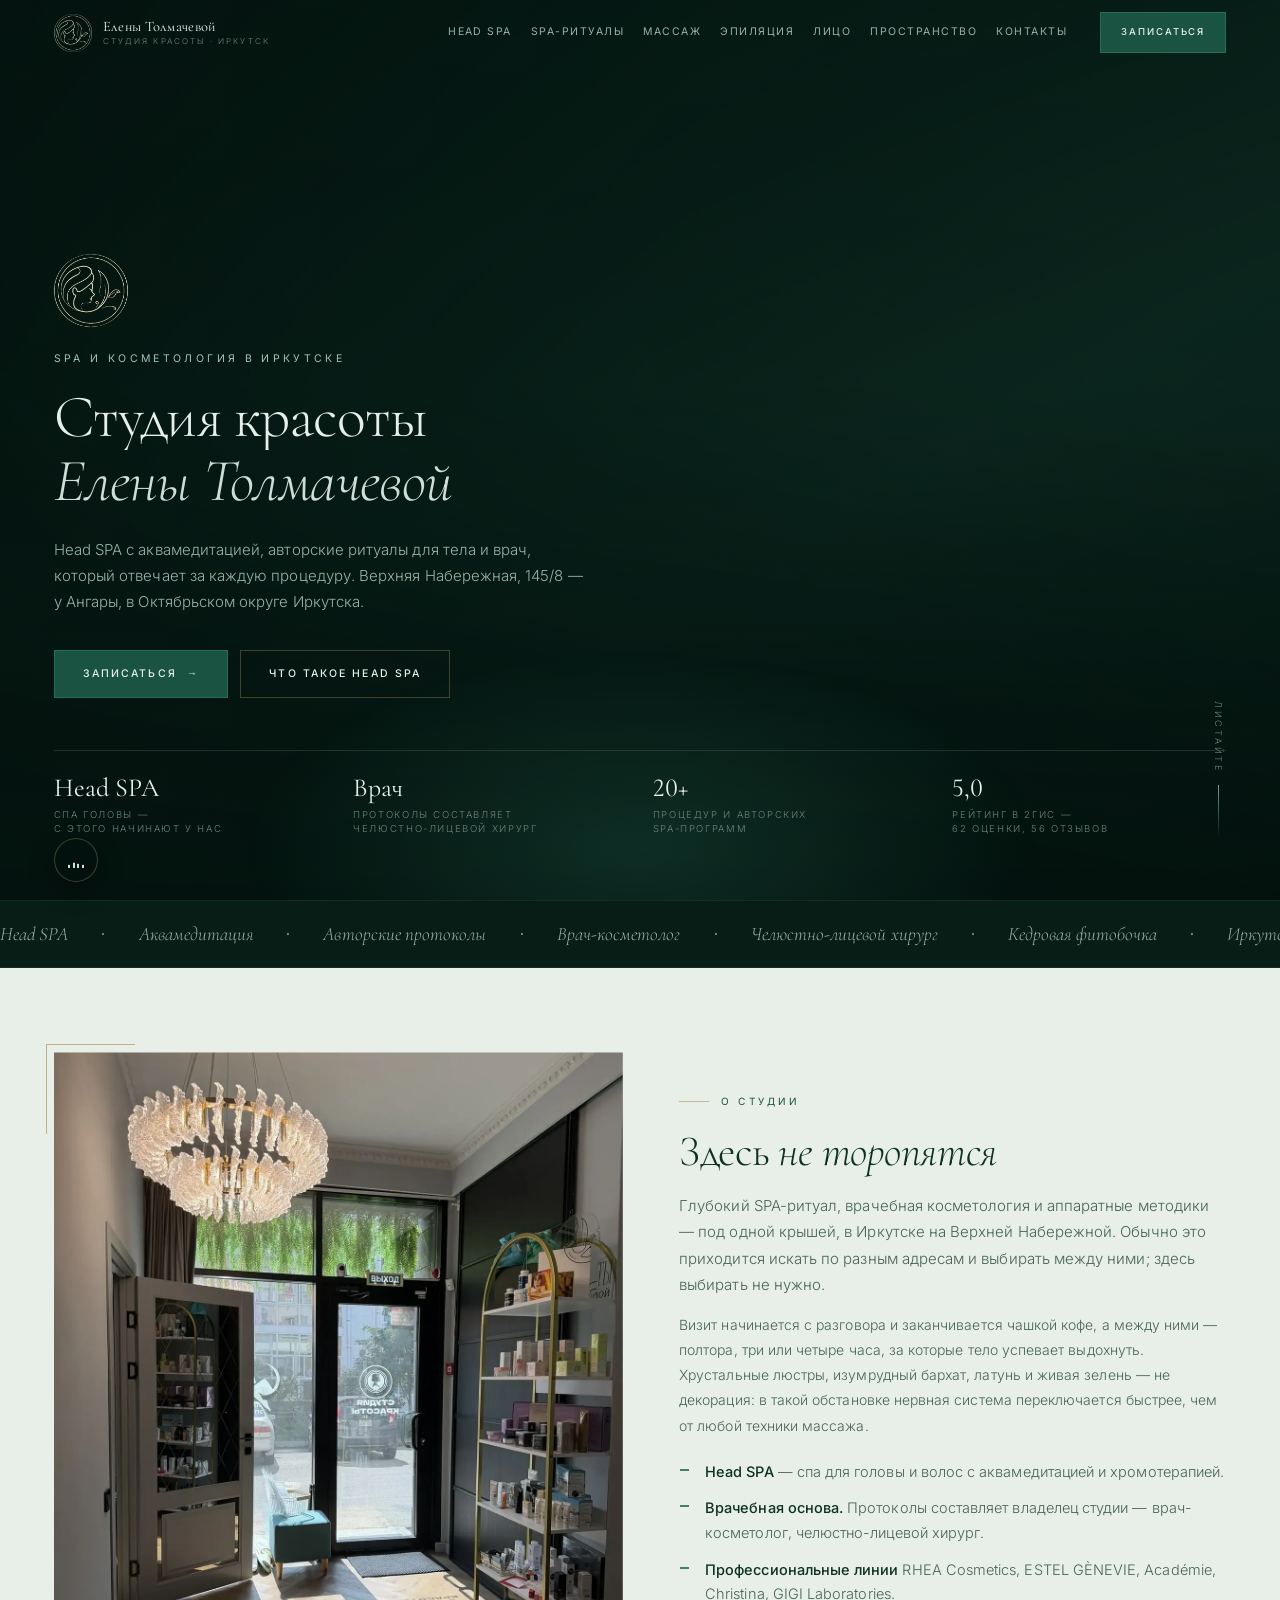
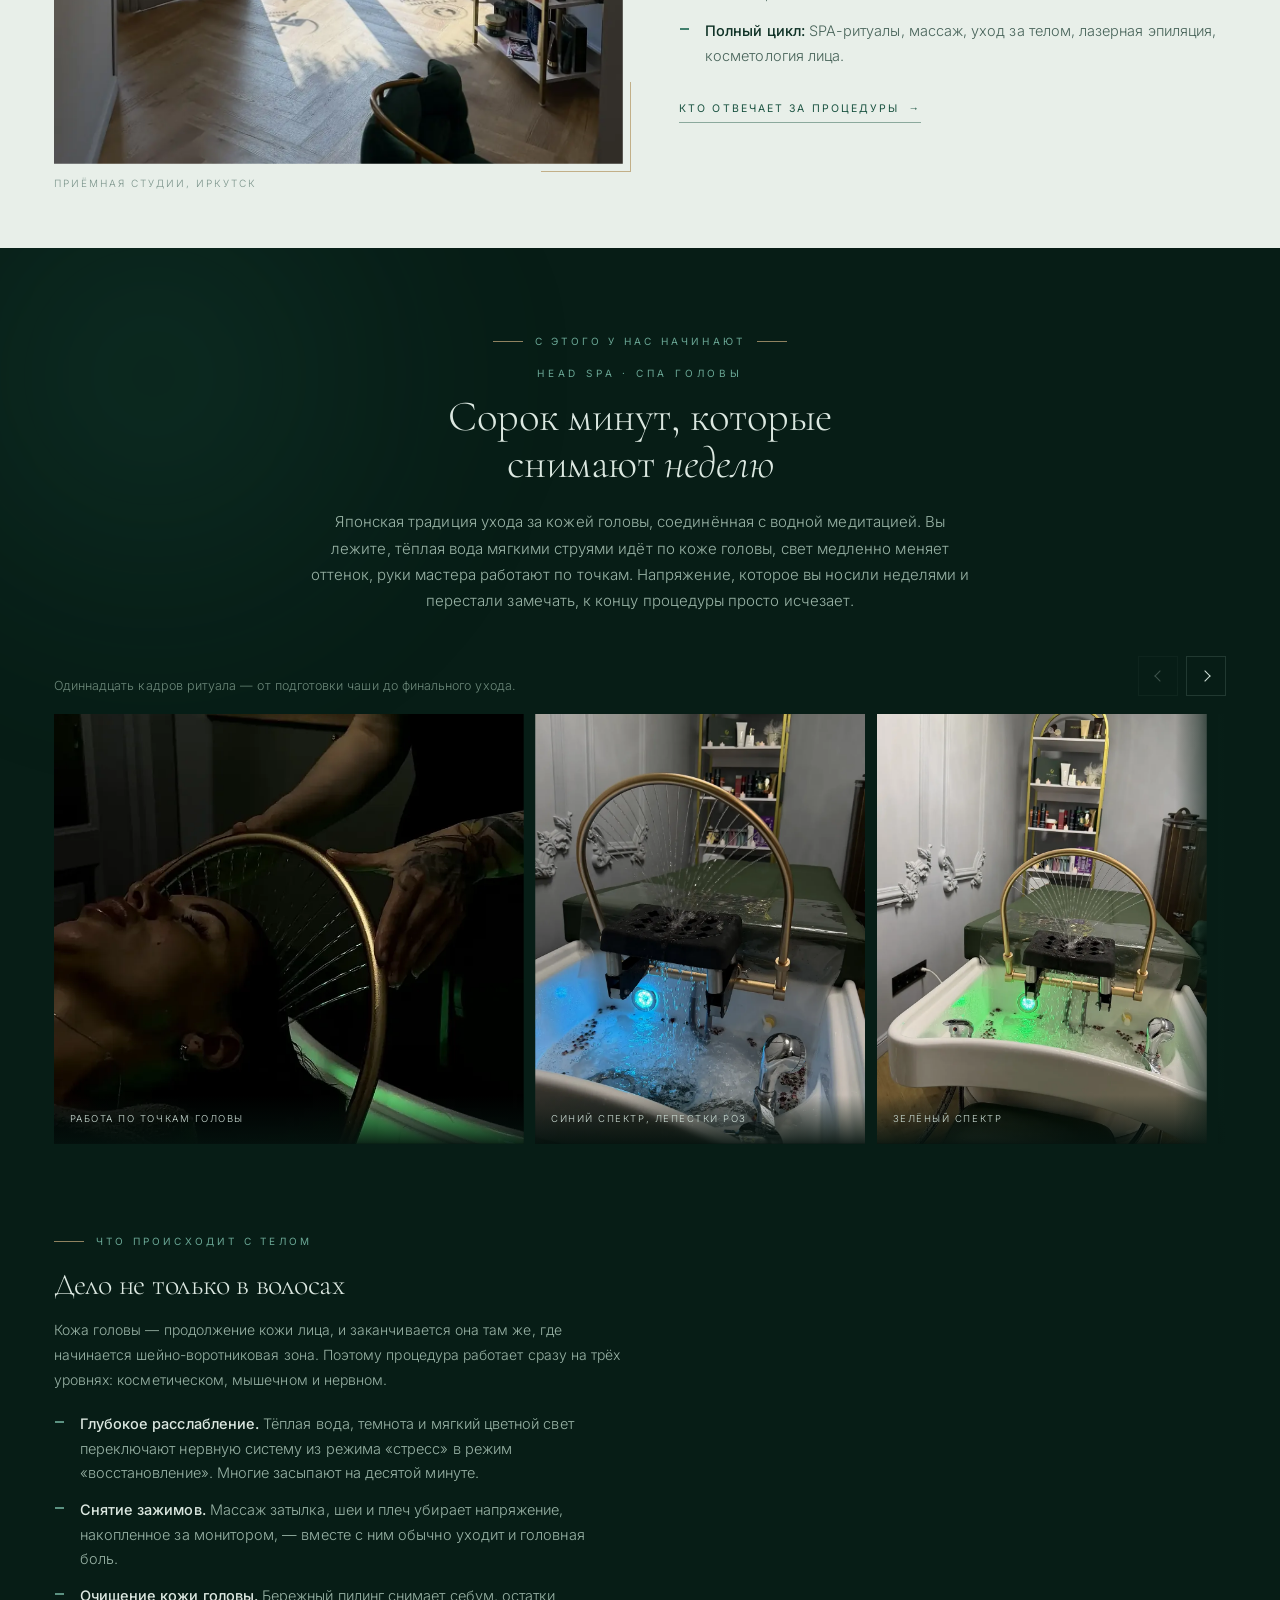
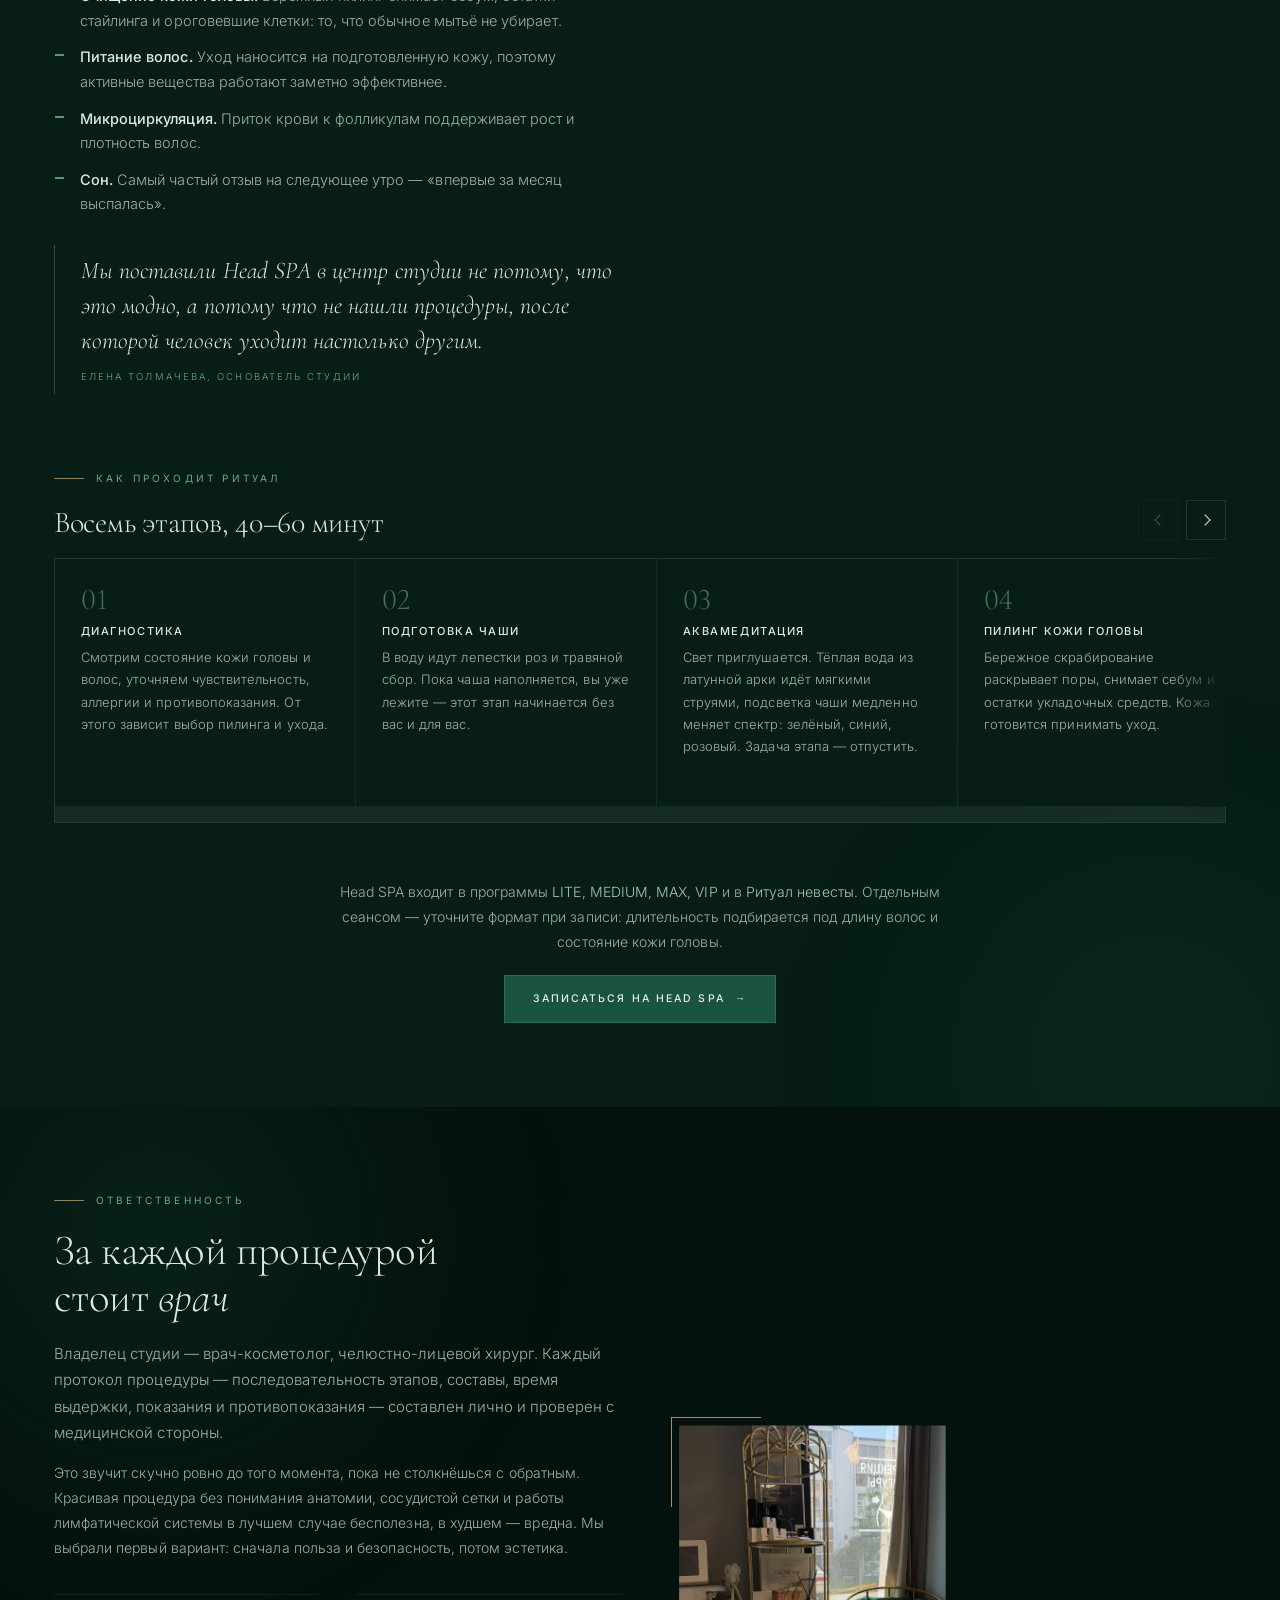
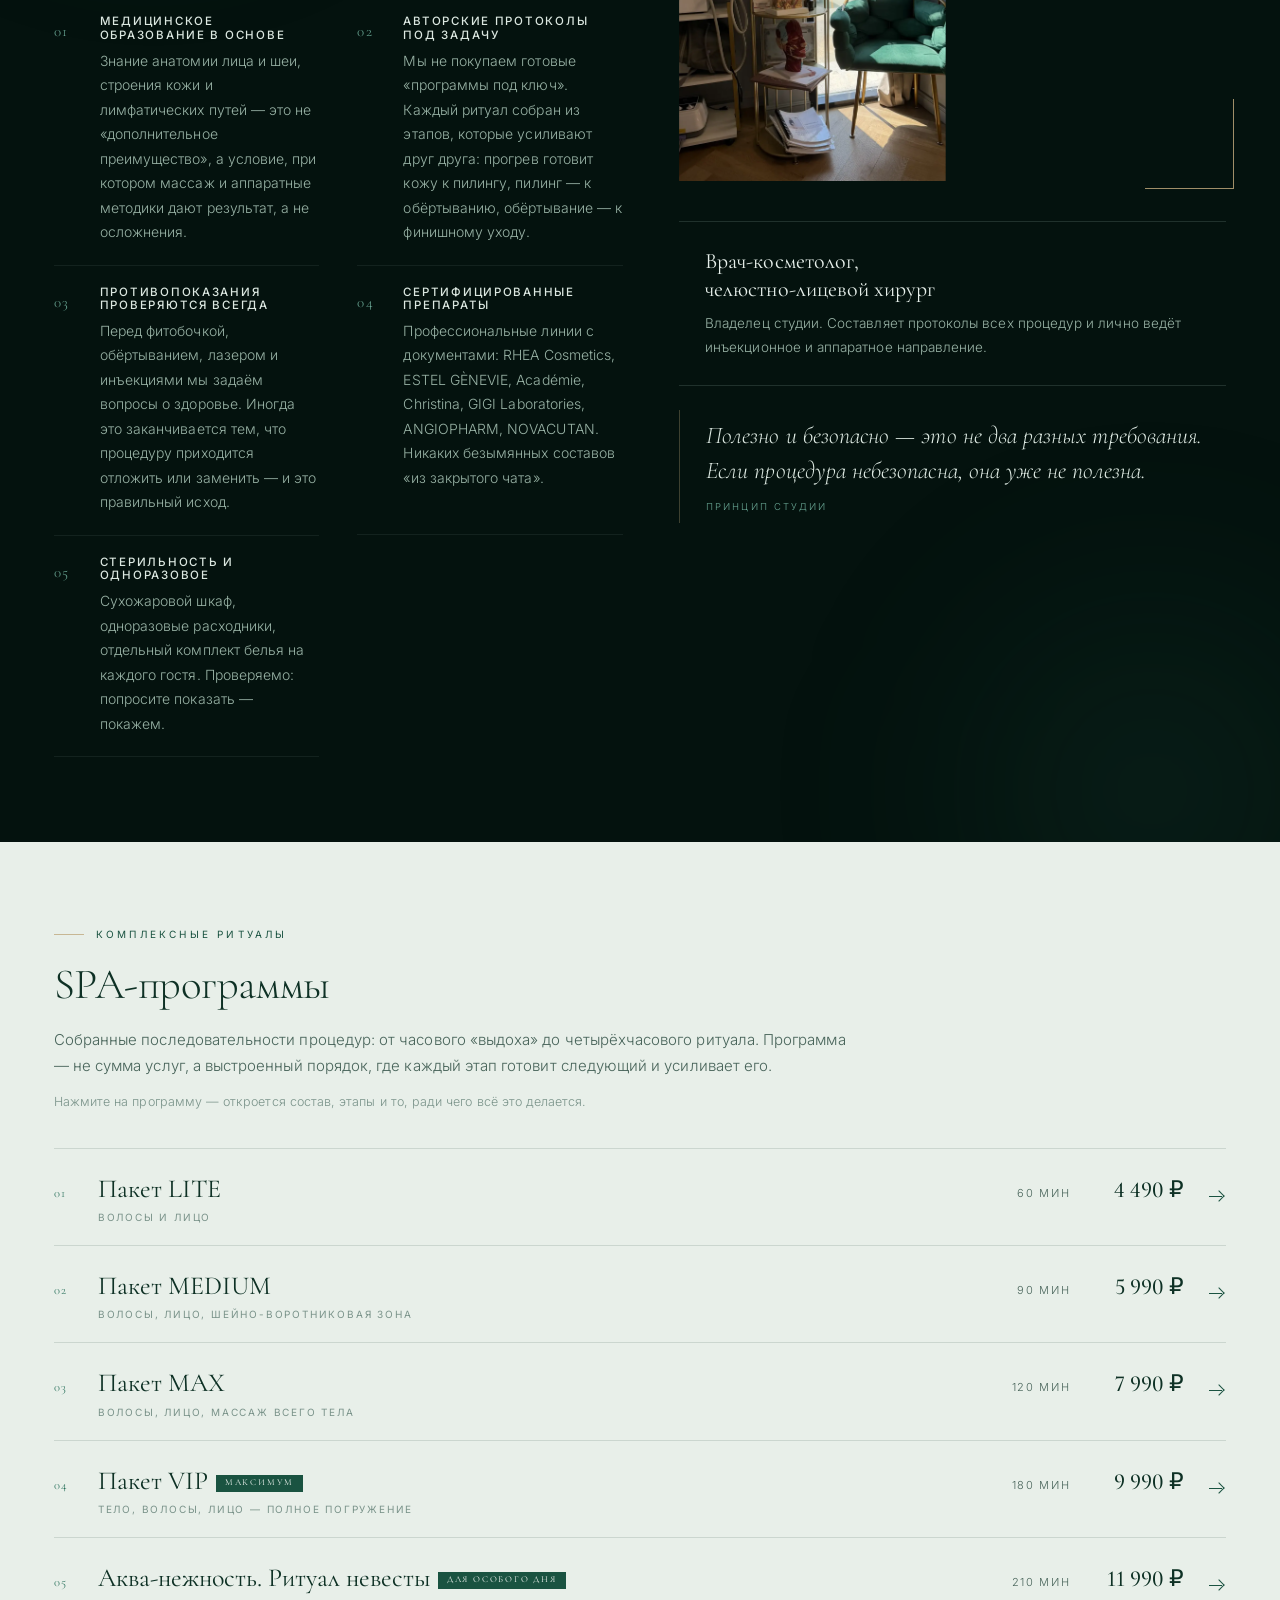
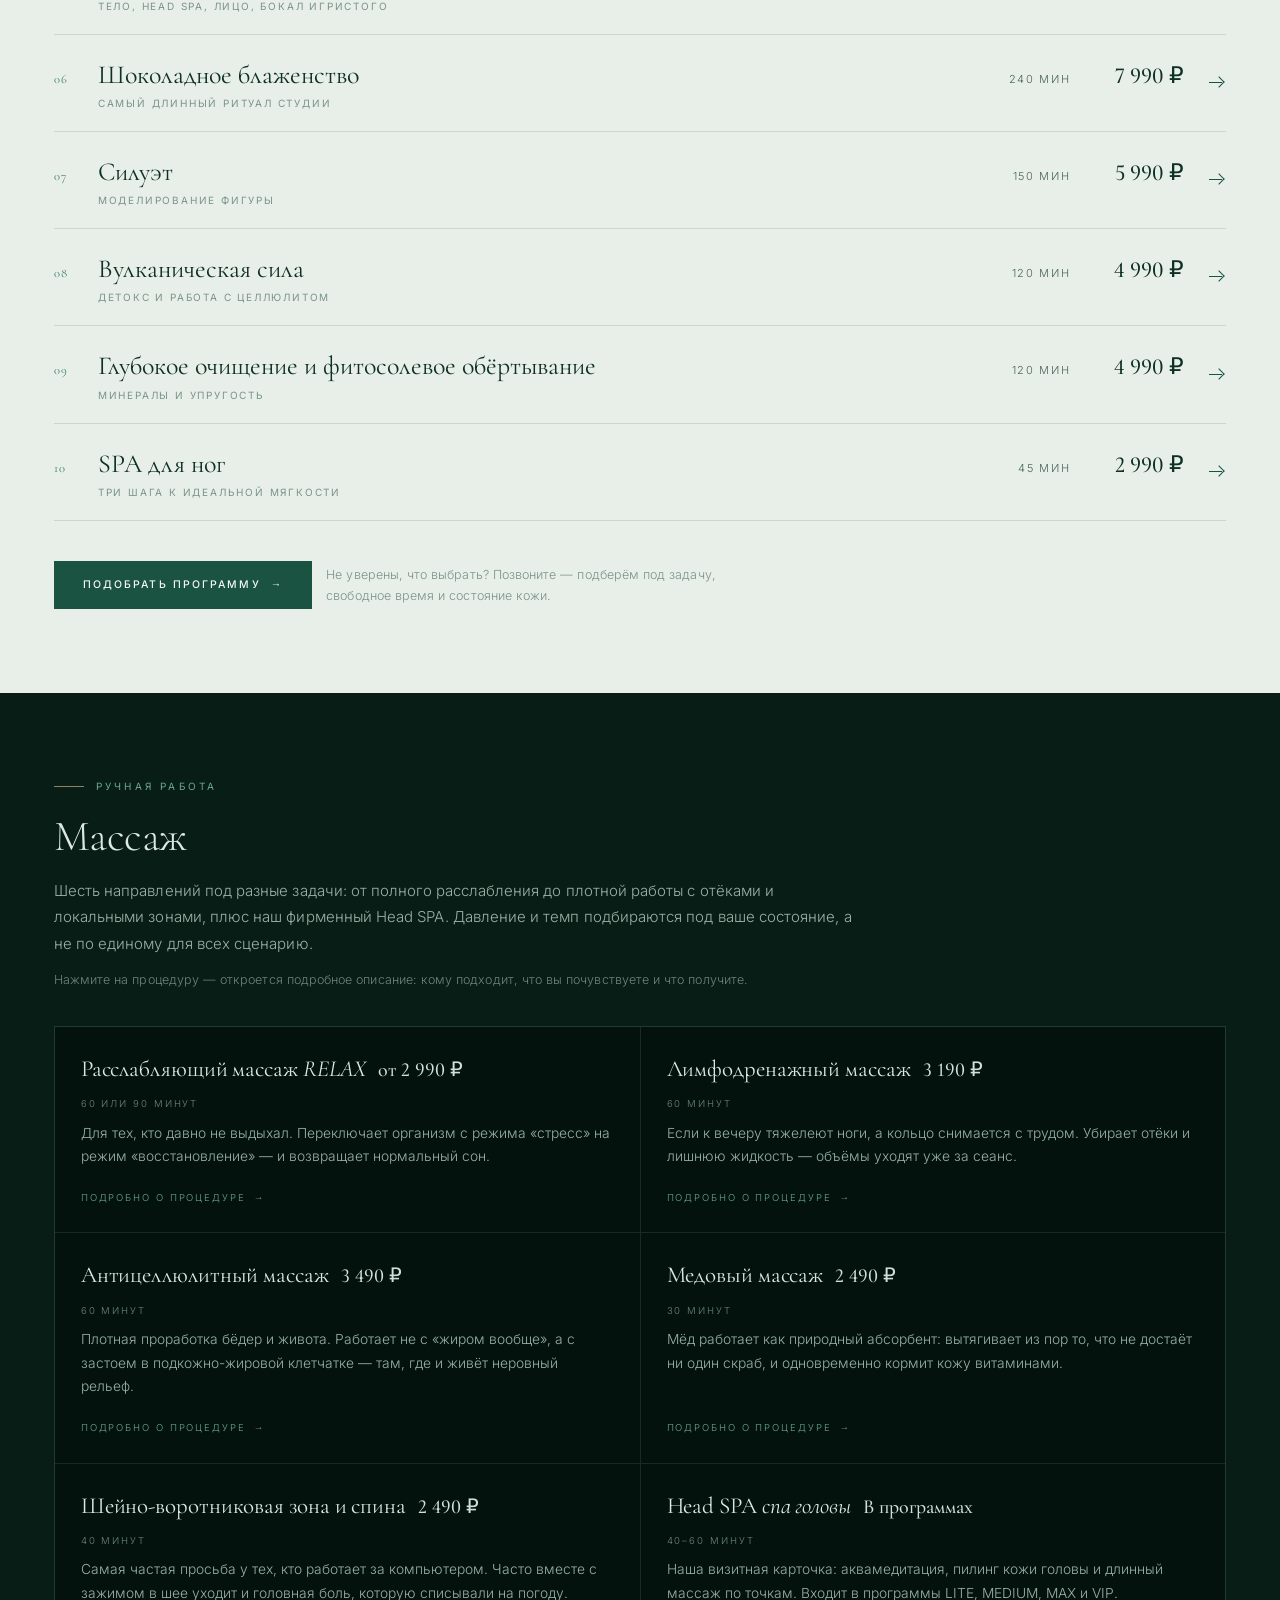
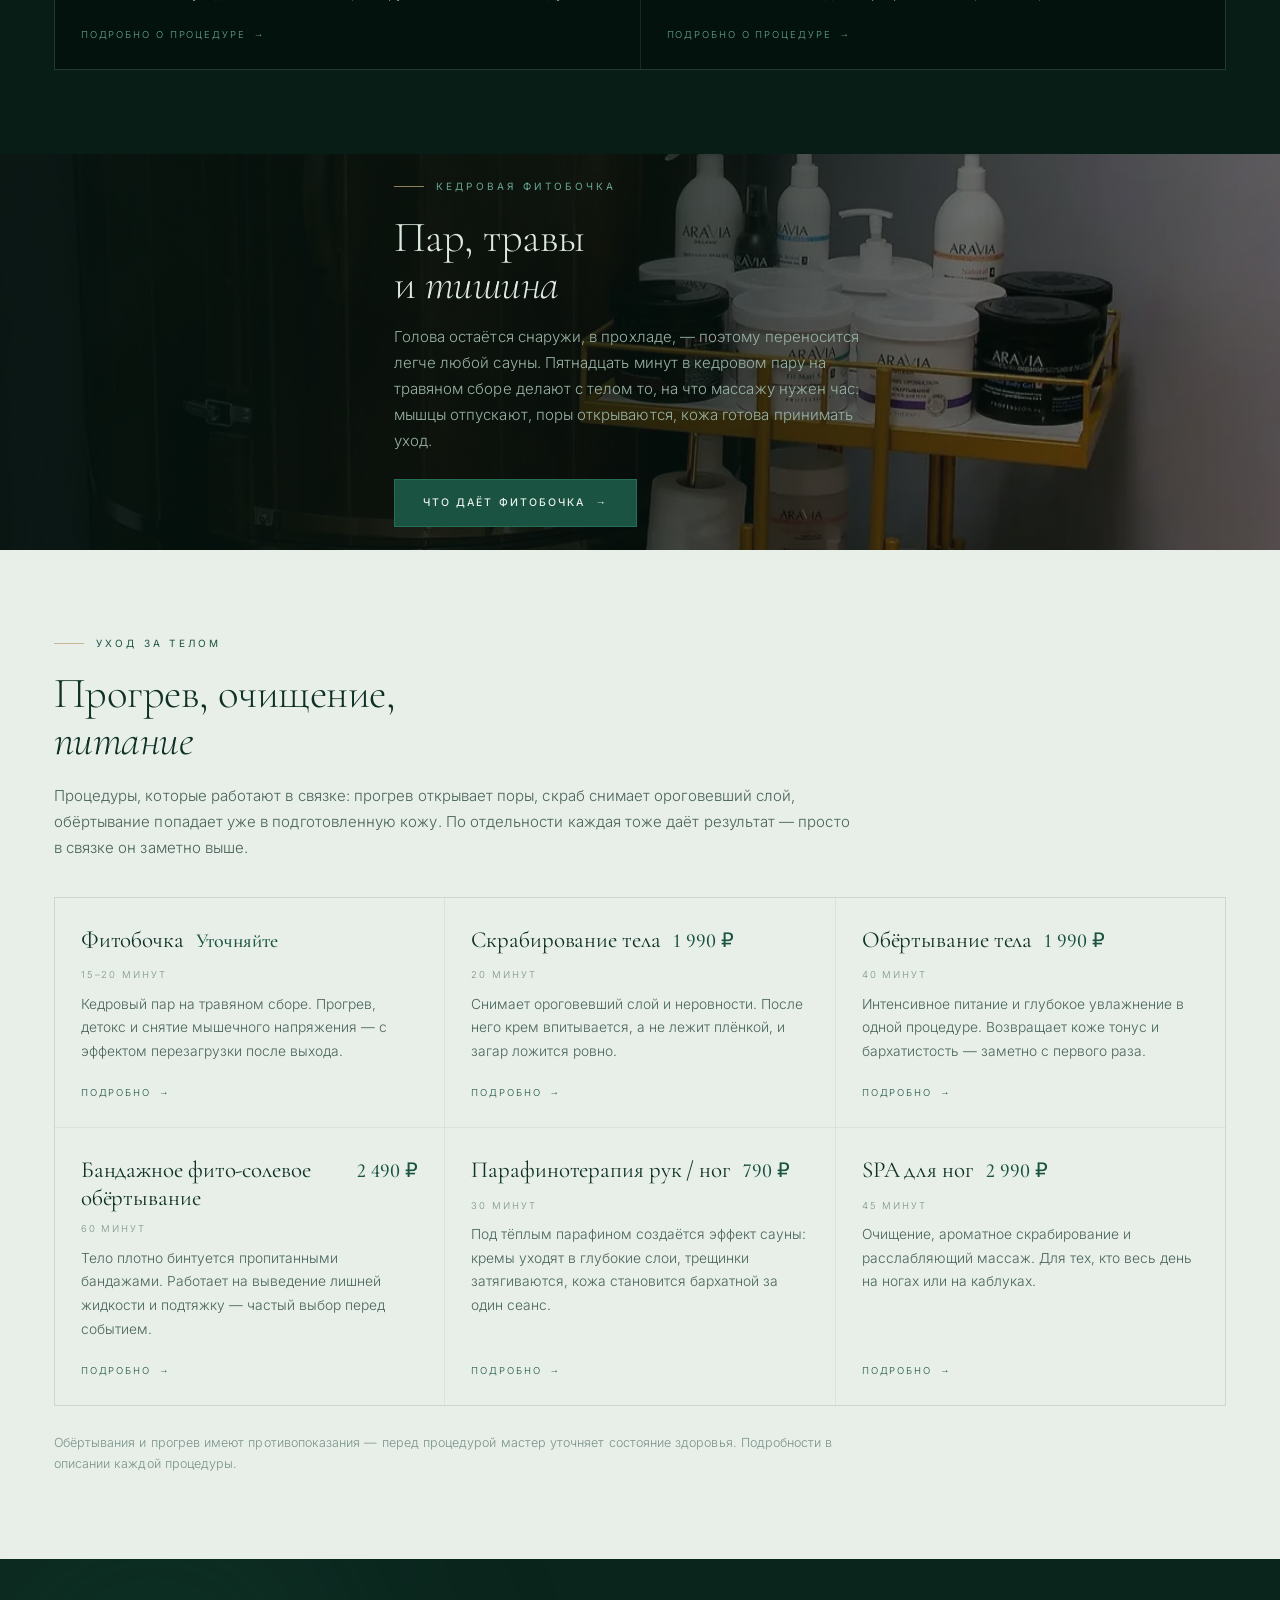
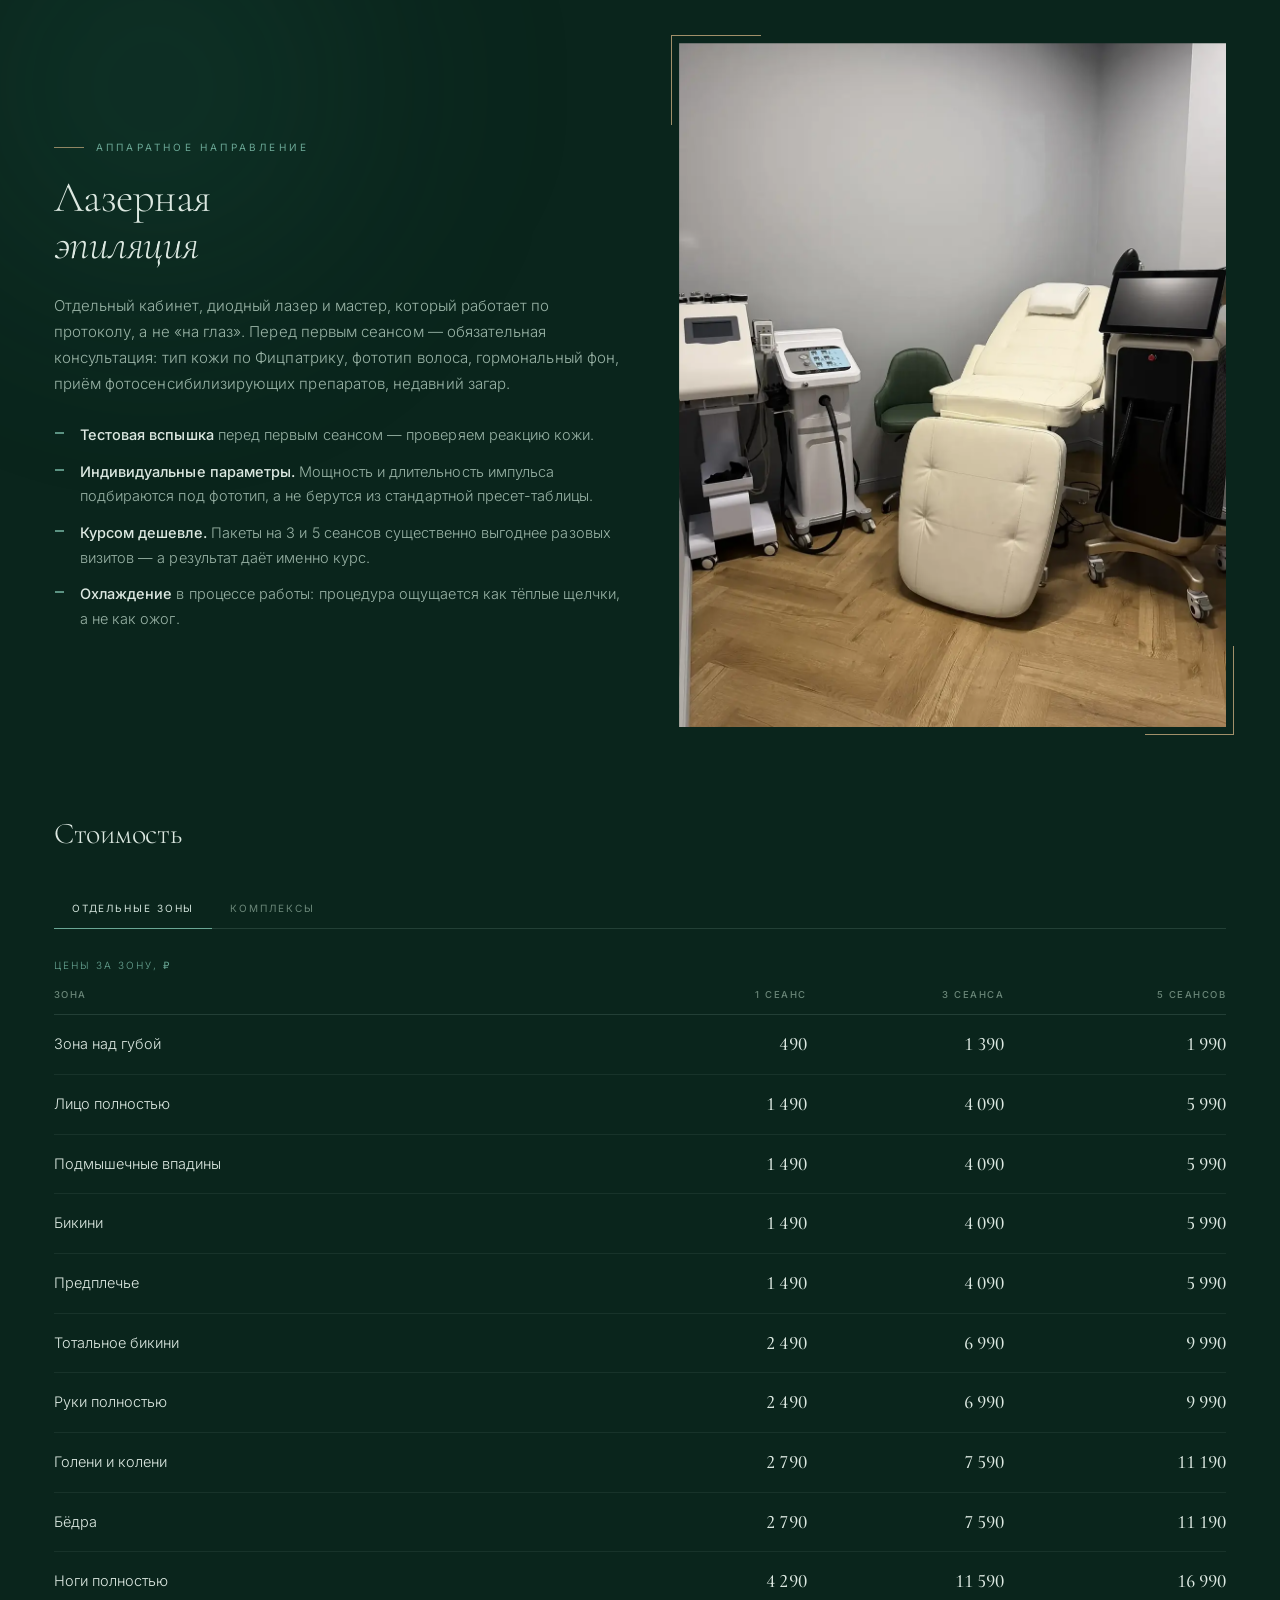
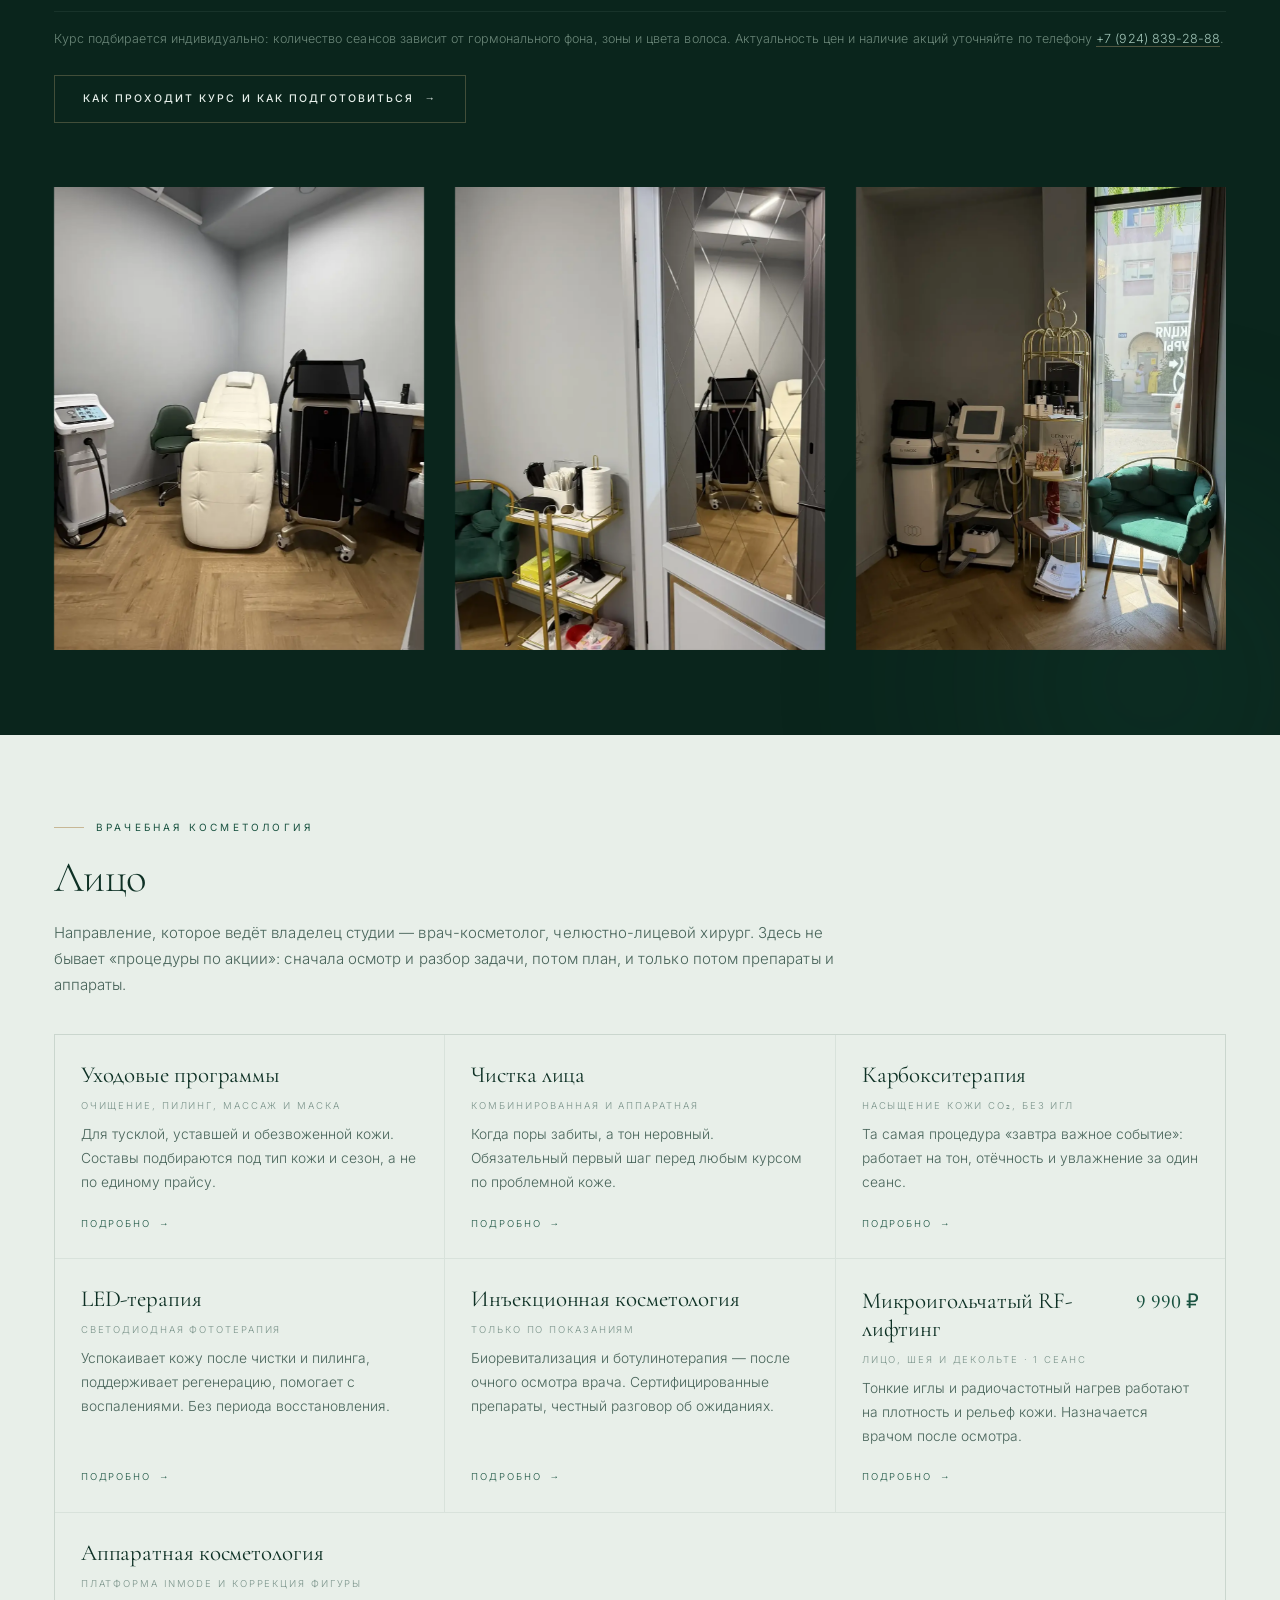
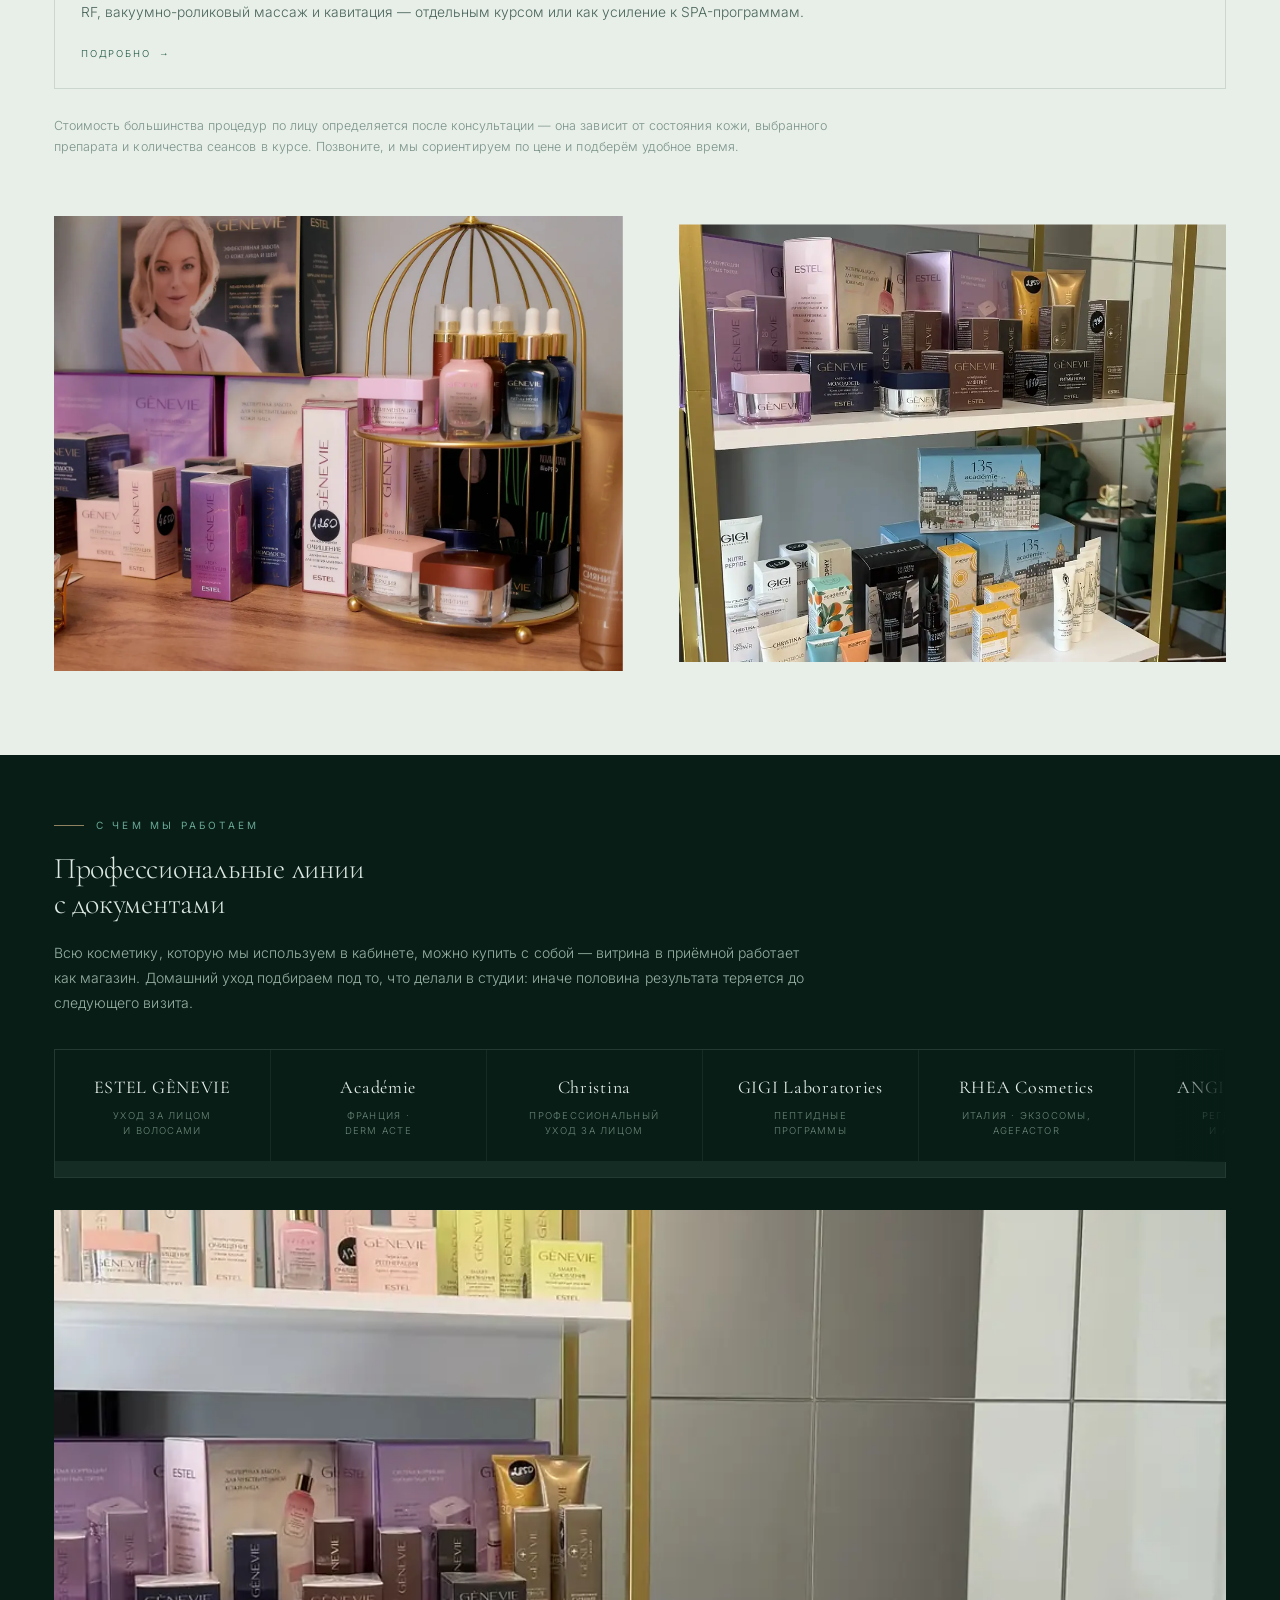
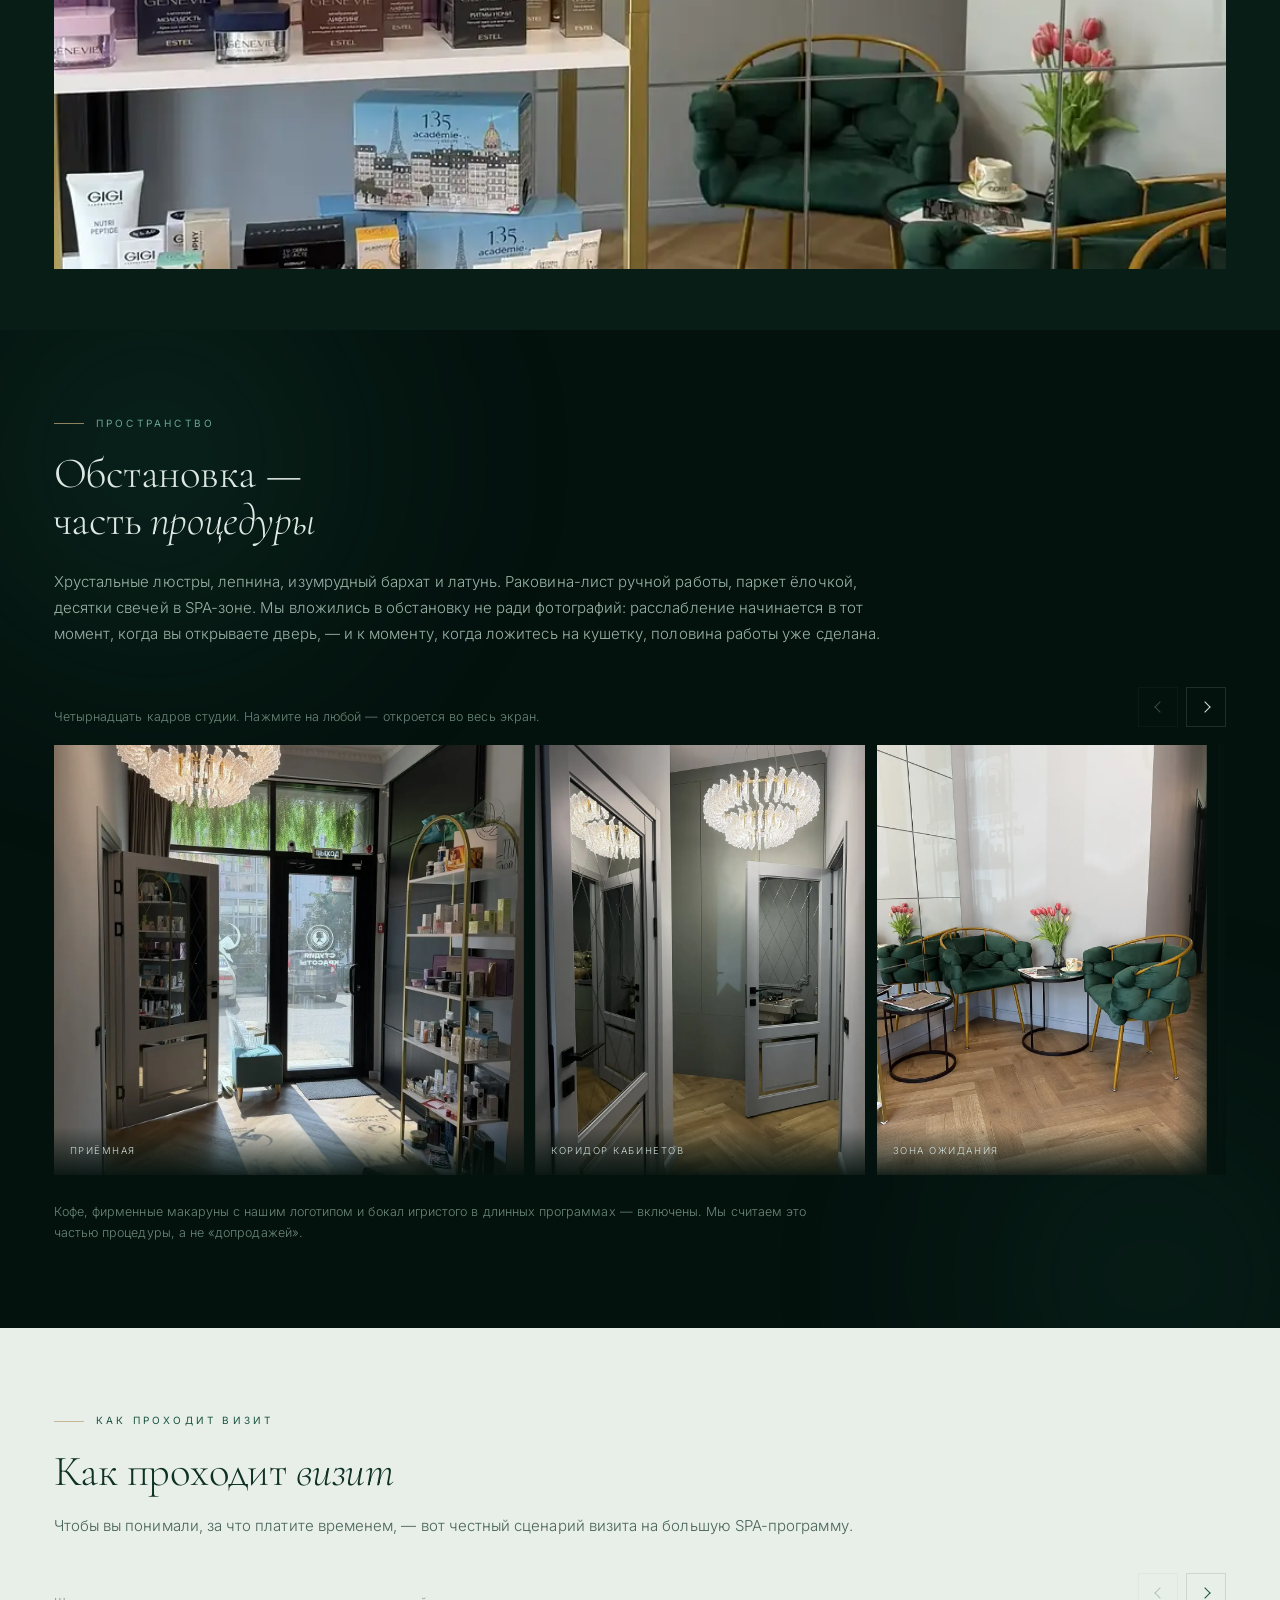
<file: index.html>
<!DOCTYPE html>
<html lang="ru" class="no-js">
<head>
<meta charset="utf-8">
<script>(function(){var r=document.documentElement;r.className='js splash-on';
try{if(window.self!==window.top)r.classList.add('is-embedded')}catch(e){r.classList.add('is-embedded')}
window.__spashStart=Date.now();
setTimeout(function(){r.classList.remove('splash-on')},7000);})();</script>
<meta name="viewport" content="width=device-width, initial-scale=1, viewport-fit=cover">
<title>SPA-салон и Head SPA в Иркутске — Студия красоты Елены Толмачевой</title>
<meta name="description" content="Head SPA с аквамедитацией, SPA-программы от 2 990 ₽, массаж, фитобочка, лазерная эпиляция и врачебная косметология в Иркутске. Верхняя Набережная, 145/8, ежедневно 9–22. Рейтинг 5,0 в 2ГИС.">
<meta name="keywords" content="Head SPA Иркутск, спа головы Иркутск, SPA-салон Иркутск, спа-программы Иркутск, массаж Иркутск, лазерная эпиляция Иркутск, косметолог Иркутск, RF-лифтинг Иркутск, фитобочка Иркутск, обёртывание Иркутск, подарочный сертификат СПА Иркутск, Октябрьский округ, Верхняя Набережная">
<meta name="robots" content="index, follow, max-image-preview:large, max-snippet:-1, max-video-preview:-1">
<meta name="author" content="Студия красоты Елены Толмачевой">
<meta name="theme-color" content="#04120E">
<meta name="format-detection" content="telephone=no">
<link rel="canonical" href="https://beauty38.ru/">
<meta name="geo.region" content="RU-IRK">
<meta name="geo.placename" content="Иркутск">
<meta name="geo.position" content="52.2572582;104.3084383">
<meta name="ICBM" content="52.2572582, 104.3084383">

<meta property="og:type" content="website">
<meta property="og:site_name" content="Студия красоты Елены Толмачевой">
<meta property="og:locale" content="ru_RU">
<meta property="og:title" content="Студия красоты Елены Толмачевой — SPA и косметология в Иркутске">
<meta property="og:description" content="Head SPA с аквамедитацией, авторские SPA-ритуалы, массаж, лазерная эпиляция и косметология. Протоколы составляет врач-косметолог — владелец студии. Верхняя Набережная, 145/8.">
<meta property="og:url" content="https://beauty38.ru/">
<meta property="og:image" content="https://beauty38.ru/og-image.jpg">
<meta property="og:image:width" content="1200">
<meta property="og:image:height" content="630">
<meta property="og:image:alt" content="Студия красоты Елены Толмачевой">
<meta name="twitter:card" content="summary_large_image">
<meta name="twitter:title" content="Студия красоты Елены Толмачевой — SPA и косметология в Иркутске">
<meta name="twitter:description" content="Head SPA с аквамедитацией, авторские SPA-ритуалы, массаж, лазерная эпиляция и косметология. Протоколы составляет врач-косметолог — владелец студии. Верхняя Набережная, 145/8.">
<meta name="twitter:image" content="https://beauty38.ru/og-image.jpg">

<link rel="icon" href="favicon.ico" sizes="any">
<link rel="icon" type="image/png" sizes="32x32" href="favicon-32.png">
<link rel="apple-touch-icon" href="apple-touch-icon.png">
<link rel="manifest" href="site.webmanifest">
<link rel="preload" href="assets/fonts/inter-normal-cyr.woff2" as="font" type="font/woff2" crossorigin>
<link rel="preload" href="assets/fonts/cormorant-garamond-normal-cyr.woff2" as="font" type="font/woff2" crossorigin>
<link rel="preload" as="image" href="assets/img/hero-spa-zona-mobile.webp" media="(max-width:760px)" fetchpriority="high">
<link rel="preload" as="image" href="assets/img/spa-zona-studii-krasoty-eleny-tolmachevoy-v-irkutske-svechi.webp" media="(min-width:761px)" fetchpriority="high">
<link rel="stylesheet" href="assets/css/site.css?v=20261106">
<style id="theme">:root{--e-950:#04120E;--e-900:#071D16;--e-850:#0A251C;--e-800:#0E3125;--e-700:#133F31;--e-600:#1A5341;--e-500:#256E58;--e-400:#3C8A72;--e-300:#6AA795;--e-200:#A2C5B8;--e-100:#CFE0D8;--e-050:#E6EFEA;--paper:#F4F8F4;--sage:#E8EFE9;--sage-2:#DAE5DC;--brass:#BCA478;--brass-2:#D6C6A2}</style>
<script type="application/ld+json">
{
 "@context": "https://schema.org",
 "@graph": [
  {
   "@type": [
    "BeautySalon",
    "DaySpa"
   ],
   "@id": "https://beauty38.ru/#salon",
   "name": "Студия красоты Елены Толмачевой",
   "alternateName": [
    "Студия Елены Толмачевой",
    "Студия косметологии Елены Толмачевой",
    "Beauty38"
   ],
   "description": "Студия красоты Елены Толмачевой — SPA-салон и кабинет врачебной косметологии в Иркутске (Октябрьский округ, ул. Верхняя Набережная, 145/8). Head SPA с аквамедитацией, авторские SPA-программы, массаж, кедровая фитобочка, обёртывания, лазерная эпиляция диодным лазером и косметология лица. Протоколы процедур составляет владелец студии — врач-косметолог, челюстно-лицевой хирург. Ежедневно 09:00–22:00 по записи.",
   "url": "https://beauty38.ru/",
   "image": [
    "https://beauty38.ru/og-image.jpg",
    "https://beauty38.ru/assets/img/spa-zona-studii-krasoty-eleny-tolmachevoy-v-irkutske-svechi.webp"
   ],
   "logo": {
    "@type": "ImageObject",
    "url": "https://beauty38.ru/assets/img/logotip-studii-krasoty-eleny-tolmachevoy.webp",
    "width": 560,
    "height": 558
   },
   "telephone": "+7 (924) 839-28-88",
   "priceRange": "490–11 990 ₽",
   "currenciesAccepted": "RUB",
   "paymentAccepted": "Наличные, банковская карта",
   "address": {
    "@type": "PostalAddress",
    "streetAddress": "ул. Верхняя Набережная, 145/8, 1 этаж, отдельный вход с улицы",
    "addressLocality": "Иркутск",
    "addressRegion": "Иркутская область",
    "postalCode": "664046",
    "addressCountry": "RU"
   },
   "geo": {
    "@type": "GeoCoordinates",
    "latitude": 52.2572582,
    "longitude": 104.3084383
   },
   "hasMap": [
    "https://2gis.ru/irkutsk/firm/70000001057677179",
    "https://yandex.ru/maps/?text=%D0%98%D1%80%D0%BA%D1%83%D1%82%D1%81%D0%BA%2C%20%D1%83%D0%BB%D0%B8%D1%86%D0%B0%20%D0%92%D0%B5%D1%80%D1%85%D0%BD%D1%8F%D1%8F%20%D0%9D%D0%B0%D0%B1%D0%B5%D1%80%D0%B5%D0%B6%D0%BD%D0%B0%D1%8F%2C%20145%2F8"
   ],
   "openingHoursSpecification": [
    {
     "@type": "OpeningHoursSpecification",
     "dayOfWeek": [
      "Monday",
      "Tuesday",
      "Wednesday",
      "Thursday",
      "Friday",
      "Saturday",
      "Sunday"
     ],
     "opens": "09:00",
     "closes": "22:00"
    }
   ],
   "contactPoint": [
    {
     "@type": "ContactPoint",
     "telephone": "+7 (924) 839-28-88",
     "contactType": "reservations",
     "areaServed": "RU",
     "availableLanguage": "ru"
    },
    {
     "@type": "ContactPoint",
     "telephone": "+7 (995) 253-41-71",
     "contactType": "reservations",
     "areaServed": "RU",
     "availableLanguage": "ru"
    }
   ],
   "areaServed": [
    {
     "@type": "City",
     "name": "Иркутск"
    },
    {
     "@type": "AdministrativeArea",
     "name": "Иркутский муниципальный округ"
    },
    {
     "@type": "Place",
     "name": "Маркова"
    },
    {
     "@type": "Place",
     "name": "Николов Посад"
    },
    {
     "@type": "Place",
     "name": "Молодёжный"
    },
    {
     "@type": "Place",
     "name": "Пивовариха"
    },
    {
     "@type": "Place",
     "name": "Дзержинск"
    },
    {
     "@type": "Place",
     "name": "Новолисиха"
    },
    {
     "@type": "Place",
     "name": "Хомутово"
    },
    {
     "@type": "Place",
     "name": "Смоленщина"
    },
    {
     "@type": "Place",
     "name": "Мамоны"
    },
    {
     "@type": "Place",
     "name": "Карлук"
    },
    {
     "@type": "Place",
     "name": "Максимовщина"
    },
    {
     "@type": "Place",
     "name": "Урик"
    },
    {
     "@type": "Place",
     "name": "Листвянка"
    },
    {
     "@type": "Place",
     "name": "Шелехов"
    },
    {
     "@type": "Place",
     "name": "Ангарск"
    }
   ],
   "sameAs": [
    "https://t.me/kosmetolog38Tolmacheva",
    "https://max.ru/join/ggmQ1drqGG0vTe9ytoM1sGfMG1Wwi_rL7Pdjdxn2_p0",
    "https://2gis.ru/irkutsk/firm/70000001057677179",
    "https://mst.link/studiya_kosmetologii_eleny_tolmachevoy",
    "https://www.instagram.com/38kosmetolog"
   ],
   "founder": {
    "@id": "https://beauty38.ru/#founder"
   },
   "knowsAbout": [
    "Head SPA",
    "спа головы",
    "аквамедитация",
    "SPA-программы",
    "расслабляющий массаж",
    "лимфодренажный массаж",
    "антицеллюлитный массаж",
    "фитобочка",
    "обёртывание",
    "лазерная эпиляция",
    "чистка лица",
    "карбокситерапия",
    "LED-терапия",
    "биоревитализация",
    "ботулинотерапия",
    "микроигольчатый RF-лифтинг",
    "подарочные сертификаты"
   ],
   "amenityFeature": [
    {
     "@type": "LocationFeatureSpecification",
     "name": "Парковка рядом",
     "value": true
    },
    {
     "@type": "LocationFeatureSpecification",
     "name": "Отдельный вход с улицы",
     "value": true
    }
   ],
   "taxID": "381913998069",
   "identifier": [
    {
     "@type": "PropertyValue",
     "name": "ИНН",
     "value": "381913998069"
    },
    {
     "@type": "PropertyValue",
     "name": "ОГРНИП",
     "value": "325385000142142"
    }
   ],
   "hasOfferCatalog": {
    "@type": "OfferCatalog",
    "name": "Услуги и цены",
    "itemListElement": [
     {
      "@type": "OfferCatalog",
      "name": "SPA-программы",
      "itemListElement": [
       {
        "@type": "Offer",
        "itemOffered": {
         "@type": "Service",
         "name": "SPA-программа «Пакет LITE», 60 мин",
         "provider": {
          "@id": "https://beauty38.ru/#salon"
         },
         "description": "Час, за который вы успеваете вернуться к себе. Два ритуала — для волос и для лица — без спешки и без «допродаж» по ходу."
        },
        "url": "https://beauty38.ru/#s-lite",
        "priceCurrency": "RUB",
        "price": 4490
       },
       {
        "@type": "Offer",
        "itemOffered": {
         "@type": "Service",
         "name": "SPA-программа «Пакет MEDIUM», 90 мин",
         "provider": {
          "@id": "https://beauty38.ru/#salon"
         },
         "description": "К уходу за волосами и лицом добавляется глубокий массаж шейно-воротниковой зоны — той самой, где живёт «камень» между лопаток."
        },
        "url": "https://beauty38.ru/#s-medium",
        "priceCurrency": "RUB",
        "price": 5990
       },
       {
        "@type": "Offer",
        "itemOffered": {
         "@type": "Service",
         "name": "SPA-программа «Пакет MAX», 120 мин",
         "provider": {
          "@id": "https://beauty38.ru/#salon"
         },
         "description": "Два часа, где к волосам и лицу добавляется расслабляющий массаж всего тела. Программа для тех, кто приходит не «на процедуру», а выключиться."
        },
        "url": "https://beauty38.ru/#s-max",
        "priceCurrency": "RUB",
        "price": 7990
       },
       {
        "@type": "Offer",
        "itemOffered": {
         "@type": "Service",
         "name": "SPA-программа «Пакет VIP», 180 мин",
         "provider": {
          "@id": "https://beauty38.ru/#salon"
         },
         "description": "Три часа, где проработана каждая деталь: тело, волосы, лицо и глубокая аквамедитация. Максимум, который есть в студии."
        },
        "url": "https://beauty38.ru/#s-vip",
        "priceCurrency": "RUB",
        "price": 9990
       },
       {
        "@type": "Offer",
        "itemOffered": {
         "@type": "Service",
         "name": "SPA-программа «Аква-нежность. Ритуал невесты», 210 мин",
         "provider": {
          "@id": "https://beauty38.ru/#salon"
         },
         "description": "Три с половиной часа накануне главного дня: тело, волосы, лицо и бокал игристого. Программа собрана так, чтобы результат был виден именно завтра."
        },
        "url": "https://beauty38.ru/#s-bride",
        "priceCurrency": "RUB",
        "price": 11990
       },
       {
        "@type": "Offer",
        "itemOffered": {
         "@type": "Service",
         "name": "SPA-программа «Шоколадное блаженство», 240 мин",
         "provider": {
          "@id": "https://beauty38.ru/#salon"
         },
         "description": "Четыре часа и аромат какао по всей студии. Самый длинный ритуал, который у нас есть, — и самый «подарочный»."
        },
        "url": "https://beauty38.ru/#s-choco",
        "priceCurrency": "RUB",
        "price": 7990
       },
       {
        "@type": "Offer",
        "itemOffered": {
         "@type": "Service",
         "name": "SPA-программа «Силуэт», 150 мин",
         "provider": {
          "@id": "https://beauty38.ru/#salon"
         },
         "description": "Программа коррекции фигуры: прогрев, глубокий моделирующий массаж на мёде или карамели, питательное обёртывание и липолитический финиш."
        },
        "url": "https://beauty38.ru/#s-silhouette",
        "priceCurrency": "RUB",
        "price": 5990
       },
       {
        "@type": "Offer",
        "itemOffered": {
         "@type": "Service",
         "name": "SPA-программа «Вулканическая сила», 120 мин",
         "provider": {
          "@id": "https://beauty38.ru/#salon"
         },
         "description": "Детокс на вулканической глине и морской соли. Программа для глубокого очищения и работы с целлюлитом."
        },
        "url": "https://beauty38.ru/#s-volcano",
        "priceCurrency": "RUB",
        "price": 4990
       },
       {
        "@type": "Offer",
        "itemOffered": {
         "@type": "Service",
         "name": "SPA-программа «Глубокое очищение и фитосолевое обёртывание», 120 мин",
         "provider": {
          "@id": "https://beauty38.ru/#salon"
         },
         "description": "Натуральные соли и фитоэкстракты: выведение лишней жидкости, насыщение кожи минералами и работа на упругость."
        },
        "url": "https://beauty38.ru/#s-phyto",
        "priceCurrency": "RUB",
        "price": 4990
       },
       {
        "@type": "Offer",
        "itemOffered": {
         "@type": "Service",
         "name": "SPA-программа «SPA для ног», 45 мин",
         "provider": {
          "@id": "https://beauty38.ru/#salon"
         },
         "description": "Три шага к мягкости: глубокое очищение, ароматное скрабирование и расслабляющий массаж стоп и голеней."
        },
        "url": "https://beauty38.ru/#s-spafeet",
        "priceCurrency": "RUB",
        "price": 2990
       }
      ]
     },
     {
      "@type": "OfferCatalog",
      "name": "Массаж",
      "itemListElement": [
       {
        "@type": "Offer",
        "itemOffered": {
         "@type": "Service",
         "name": "Расслабляющий массаж RELAX, 60 или 90 минут",
         "provider": {
          "@id": "https://beauty38.ru/#salon"
         },
         "description": "Для тех, кто давно не выдыхал. Переключает организм с режима «стресс» на режим «восстановление» — и возвращает нормальный сон."
        },
        "url": "https://beauty38.ru/#s-relax",
        "priceCurrency": "RUB",
        "priceSpecification": {
         "@type": "PriceSpecification",
         "minPrice": 2990,
         "priceCurrency": "RUB"
        }
       },
       {
        "@type": "Offer",
        "itemOffered": {
         "@type": "Service",
         "name": "Лимфодренажный массаж, 60 минут",
         "provider": {
          "@id": "https://beauty38.ru/#salon"
         },
         "description": "Если к вечеру тяжелеют ноги, а кольцо снимается с трудом. Убирает отёки и лишнюю жидкость — объёмы уходят уже за сеанс."
        },
        "url": "https://beauty38.ru/#s-lymph",
        "priceCurrency": "RUB",
        "price": 3190
       },
       {
        "@type": "Offer",
        "itemOffered": {
         "@type": "Service",
         "name": "Антицеллюлитный массаж, 60 минут",
         "provider": {
          "@id": "https://beauty38.ru/#salon"
         },
         "description": "Плотная проработка бёдер и живота. Работает не с «жиром вообще», а с застоем в подкожно-жировой клетчатке — там, где и живёт неровный рельеф."
        },
        "url": "https://beauty38.ru/#s-cellulite",
        "priceCurrency": "RUB",
        "price": 3490
       },
       {
        "@type": "Offer",
        "itemOffered": {
         "@type": "Service",
         "name": "Медовый массаж, 30 минут",
         "provider": {
          "@id": "https://beauty38.ru/#salon"
         },
         "description": "Мёд работает как природный абсорбент: вытягивает из пор то, что не достаёт ни один скраб, и одновременно кормит кожу витаминами."
        },
        "url": "https://beauty38.ru/#s-honey",
        "priceCurrency": "RUB",
        "price": 2490
       },
       {
        "@type": "Offer",
        "itemOffered": {
         "@type": "Service",
         "name": "Шейно-воротниковая зона и спина, 40 минут",
         "provider": {
          "@id": "https://beauty38.ru/#salon"
         },
         "description": "Самая частая просьба у тех, кто работает за компьютером. Часто вместе с зажимом в шее уходит и головная боль, которую списывали на погоду."
        },
        "url": "https://beauty38.ru/#s-neck",
        "priceCurrency": "RUB",
        "price": 2490
       },
       {
        "@type": "Offer",
        "itemOffered": {
         "@type": "Service",
         "name": "Head SPA спа головы, 40–60 минут",
         "provider": {
          "@id": "https://beauty38.ru/#salon"
         },
         "description": "Наша визитная карточка: аквамедитация, пилинг кожи головы и длинный массаж по точкам. Входит в программы LITE, MEDIUM, MAX и VIP."
        },
        "url": "https://beauty38.ru/#s-headspa"
       }
      ]
     },
     {
      "@type": "OfferCatalog",
      "name": "Прогрев, очищение, питание",
      "itemListElement": [
       {
        "@type": "Offer",
        "itemOffered": {
         "@type": "Service",
         "name": "Фитобочка, 15–20 минут",
         "provider": {
          "@id": "https://beauty38.ru/#salon"
         },
         "description": "Кедровый пар на травяном сборе. Прогрев, детокс и снятие мышечного напряжения — с эффектом перезагрузки после выхода."
        },
        "url": "https://beauty38.ru/#s-barrel"
       },
       {
        "@type": "Offer",
        "itemOffered": {
         "@type": "Service",
         "name": "Скрабирование тела, 20 минут",
         "provider": {
          "@id": "https://beauty38.ru/#salon"
         },
         "description": "Снимает ороговевший слой и неровности. После него крем впитывается, а не лежит плёнкой, и загар ложится ровно."
        },
        "url": "https://beauty38.ru/#s-scrub",
        "priceCurrency": "RUB",
        "price": 1990
       },
       {
        "@type": "Offer",
        "itemOffered": {
         "@type": "Service",
         "name": "Обёртывание тела, 40 минут",
         "provider": {
          "@id": "https://beauty38.ru/#salon"
         },
         "description": "Интенсивное питание и глубокое увлажнение в одной процедуре. Возвращает коже тонус и бархатистость — заметно с первого раза."
        },
        "url": "https://beauty38.ru/#s-wrap",
        "priceCurrency": "RUB",
        "price": 1990
       },
       {
        "@type": "Offer",
        "itemOffered": {
         "@type": "Service",
         "name": "Бандажное фито-солевое обёртывание, 60 минут",
         "provider": {
          "@id": "https://beauty38.ru/#salon"
         },
         "description": "Тело плотно бинтуется пропитанными бандажами. Работает на выведение лишней жидкости и подтяжку — частый выбор перед событием."
        },
        "url": "https://beauty38.ru/#s-bandage",
        "priceCurrency": "RUB",
        "price": 2490
       },
       {
        "@type": "Offer",
        "itemOffered": {
         "@type": "Service",
         "name": "Парафинотерапия рук / ног, 30 минут",
         "provider": {
          "@id": "https://beauty38.ru/#salon"
         },
         "description": "Под тёплым парафином создаётся эффект сауны: кремы уходят в глубокие слои, трещинки затягиваются, кожа становится бархатной за один сеанс."
        },
        "url": "https://beauty38.ru/#s-paraffin",
        "priceCurrency": "RUB",
        "price": 790
       },
       {
        "@type": "Offer",
        "itemOffered": {
         "@type": "Service",
         "name": "SPA для ног, 45 минут",
         "provider": {
          "@id": "https://beauty38.ru/#salon"
         },
         "description": "Очищение, ароматное скрабирование и расслабляющий массаж. Для тех, кто весь день на ногах или на каблуках."
        },
        "url": "https://beauty38.ru/#s-spafeet",
        "priceCurrency": "RUB",
        "price": 2990
       }
      ]
     },
     {
      "@type": "OfferCatalog",
      "name": "Лазерная эпиляция",
      "itemListElement": [
       {
        "@type": "Offer",
        "itemOffered": {
         "@type": "Service",
         "name": "Лазерная эпиляция: Зона над губой, 1 сеанс",
         "provider": {
          "@id": "https://beauty38.ru/#salon"
         }
        },
        "priceCurrency": "RUB",
        "price": 490
       },
       {
        "@type": "Offer",
        "itemOffered": {
         "@type": "Service",
         "name": "Лазерная эпиляция: Лицо полностью, 1 сеанс",
         "provider": {
          "@id": "https://beauty38.ru/#salon"
         }
        },
        "priceCurrency": "RUB",
        "price": 1490
       },
       {
        "@type": "Offer",
        "itemOffered": {
         "@type": "Service",
         "name": "Лазерная эпиляция: Подмышечные впадины, 1 сеанс",
         "provider": {
          "@id": "https://beauty38.ru/#salon"
         }
        },
        "priceCurrency": "RUB",
        "price": 1490
       },
       {
        "@type": "Offer",
        "itemOffered": {
         "@type": "Service",
         "name": "Лазерная эпиляция: Бикини, 1 сеанс",
         "provider": {
          "@id": "https://beauty38.ru/#salon"
         }
        },
        "priceCurrency": "RUB",
        "price": 1490
       },
       {
        "@type": "Offer",
        "itemOffered": {
         "@type": "Service",
         "name": "Лазерная эпиляция: Предплечье, 1 сеанс",
         "provider": {
          "@id": "https://beauty38.ru/#salon"
         }
        },
        "priceCurrency": "RUB",
        "price": 1490
       },
       {
        "@type": "Offer",
        "itemOffered": {
         "@type": "Service",
         "name": "Лазерная эпиляция: Тотальное бикини, 1 сеанс",
         "provider": {
          "@id": "https://beauty38.ru/#salon"
         }
        },
        "priceCurrency": "RUB",
        "price": 2490
       },
       {
        "@type": "Offer",
        "itemOffered": {
         "@type": "Service",
         "name": "Лазерная эпиляция: Руки полностью, 1 сеанс",
         "provider": {
          "@id": "https://beauty38.ru/#salon"
         }
        },
        "priceCurrency": "RUB",
        "price": 2490
       },
       {
        "@type": "Offer",
        "itemOffered": {
         "@type": "Service",
         "name": "Лазерная эпиляция: Голени и колени, 1 сеанс",
         "provider": {
          "@id": "https://beauty38.ru/#salon"
         }
        },
        "priceCurrency": "RUB",
        "price": 2790
       },
       {
        "@type": "Offer",
        "itemOffered": {
         "@type": "Service",
         "name": "Лазерная эпиляция: Бёдра, 1 сеанс",
         "provider": {
          "@id": "https://beauty38.ru/#salon"
         }
        },
        "priceCurrency": "RUB",
        "price": 2790
       },
       {
        "@type": "Offer",
        "itemOffered": {
         "@type": "Service",
         "name": "Лазерная эпиляция: Ноги полностью, 1 сеанс",
         "provider": {
          "@id": "https://beauty38.ru/#salon"
         }
        },
        "priceCurrency": "RUB",
        "price": 4290
       },
       {
        "@type": "Offer",
        "itemOffered": {
         "@type": "Service",
         "name": "Лазерная эпиляция: 1 комплекс (Подмышечные впадины, глубокое бикини), 1 сеанс",
         "provider": {
          "@id": "https://beauty38.ru/#salon"
         }
        },
        "priceCurrency": "RUB",
        "price": 3490
       },
       {
        "@type": "Offer",
        "itemOffered": {
         "@type": "Service",
         "name": "Лазерная эпиляция: 2 комплекс (Подмышечные впадины, глубокое бикини, голени), 1 сеанс",
         "provider": {
          "@id": "https://beauty38.ru/#salon"
         }
        },
        "priceCurrency": "RUB",
        "price": 4490
       },
       {
        "@type": "Offer",
        "itemOffered": {
         "@type": "Service",
         "name": "Лазерная эпиляция: 3 комплекс (Подмышечные впадины, глубокое бикини, голени и предплечья), 1 сеанс",
         "provider": {
          "@id": "https://beauty38.ru/#salon"
         }
        },
        "priceCurrency": "RUB",
        "price": 5490
       },
       {
        "@type": "Offer",
        "itemOffered": {
         "@type": "Service",
         "name": "Лазерная эпиляция: 4 комплекс (Подмышечные впадины, глубокое бикини, ноги полностью), 1 сеанс",
         "provider": {
          "@id": "https://beauty38.ru/#salon"
         }
        },
        "priceCurrency": "RUB",
        "price": 5490
       },
       {
        "@type": "Offer",
        "itemOffered": {
         "@type": "Service",
         "name": "Лазерная эпиляция: 5 комплекс (Подмышечные впадины, глубокое бикини, ноги полностью и предплечья), 1 сеанс",
         "provider": {
          "@id": "https://beauty38.ru/#salon"
         }
        },
        "priceCurrency": "RUB",
        "price": 6490
       }
      ]
     },
     {
      "@type": "OfferCatalog",
      "name": "Лицо",
      "itemListElement": [
       {
        "@type": "Offer",
        "itemOffered": {
         "@type": "Service",
         "name": "Уходовые программы",
         "provider": {
          "@id": "https://beauty38.ru/#salon"
         },
         "description": "Для тусклой, уставшей и обезвоженной кожи. Составы подбираются под тип кожи и сезон, а не по единому прайсу."
        },
        "url": "https://beauty38.ru/#s-face-care"
       },
       {
        "@type": "Offer",
        "itemOffered": {
         "@type": "Service",
         "name": "Чистка лица",
         "provider": {
          "@id": "https://beauty38.ru/#salon"
         },
         "description": "Когда поры забиты, а тон неровный. Обязательный первый шаг перед любым курсом по проблемной коже."
        },
        "url": "https://beauty38.ru/#s-face-clean"
       },
       {
        "@type": "Offer",
        "itemOffered": {
         "@type": "Service",
         "name": "Карбокситерапия",
         "provider": {
          "@id": "https://beauty38.ru/#salon"
         },
         "description": "Та самая процедура «завтра важное событие»: работает на тон, отёчность и увлажнение за один сеанс."
        },
        "url": "https://beauty38.ru/#s-face-carboxy"
       },
       {
        "@type": "Offer",
        "itemOffered": {
         "@type": "Service",
         "name": "LED-терапия",
         "provider": {
          "@id": "https://beauty38.ru/#salon"
         },
         "description": "Успокаивает кожу после чистки и пилинга, поддерживает регенерацию, помогает с воспалениями. Без периода восстановления."
        },
        "url": "https://beauty38.ru/#s-face-led"
       },
       {
        "@type": "Offer",
        "itemOffered": {
         "@type": "Service",
         "name": "Инъекционная косметология",
         "provider": {
          "@id": "https://beauty38.ru/#salon"
         },
         "description": "Биоревитализация и ботулинотерапия — после очного осмотра врача. Сертифицированные препараты, честный разговор об ожиданиях."
        },
        "url": "https://beauty38.ru/#s-face-inject"
       },
       {
        "@type": "Offer",
        "itemOffered": {
         "@type": "Service",
         "name": "Микроигольчатый RF-лифтинг, Лицо, шея и декольте · 1 сеанс",
         "provider": {
          "@id": "https://beauty38.ru/#salon"
         },
         "description": "Тонкие иглы и радиочастотный нагрев работают на плотность и рельеф кожи. Назначается врачом после осмотра."
        },
        "url": "https://beauty38.ru/#s-face-rf",
        "priceCurrency": "RUB",
        "price": 9990
       },
       {
        "@type": "Offer",
        "itemOffered": {
         "@type": "Service",
         "name": "Аппаратная косметология",
         "provider": {
          "@id": "https://beauty38.ru/#salon"
         },
         "description": "RF, вакуумно-роликовый массаж и кавитация — отдельным курсом или как усиление к SPA-программам."
        },
        "url": "https://beauty38.ru/#s-face-device"
       }
      ]
     }
    ]
   }
  },
  {
   "@type": "Person",
   "@id": "https://beauty38.ru/#founder",
   "name": "Елена Толмачева",
   "jobTitle": "Врач-косметолог, челюстно-лицевой хирург",
   "worksFor": {
    "@id": "https://beauty38.ru/#salon"
   }
  },
  {
   "@type": "WebSite",
   "@id": "https://beauty38.ru/#website",
   "url": "https://beauty38.ru/",
   "name": "Студия красоты Елены Толмачевой",
   "inLanguage": "ru-RU",
   "publisher": {
    "@id": "https://beauty38.ru/#salon"
   }
  },
  {
   "@type": "WebPage",
   "@id": "https://beauty38.ru/#webpage",
   "url": "https://beauty38.ru/",
   "name": "SPA-салон и Head SPA в Иркутске — Студия красоты Елены Толмачевой",
   "description": "Head SPA с аквамедитацией, SPA-программы от 2 990 ₽, массаж, фитобочка, лазерная эпиляция и врачебная косметология в Иркутске. Верхняя Набережная, 145/8, ежедневно 9–22. Рейтинг 5,0 в 2ГИС.",
   "isPartOf": {
    "@id": "https://beauty38.ru/#website"
   },
   "about": {
    "@id": "https://beauty38.ru/#salon"
   },
   "inLanguage": "ru-RU",
   "primaryImageOfPage": {
    "@type": "ImageObject",
    "url": "https://beauty38.ru/og-image.jpg"
   },
   "dateModified": "2026-11-06"
  },
  {
   "@type": "FAQPage",
   "@id": "https://beauty38.ru/#faq",
   "mainEntity": [
    {
     "@type": "Question",
     "name": "Где в Иркутске сделать Head SPA?",
     "acceptedAnswer": {
      "@type": "Answer",
      "text": "В студии красоты Елены Толмачевой: Иркутск, ул. Верхняя Набережная, 145/8, 1 этаж, отдельный вход с улицы — Октябрьский округ, район Лисихи, у Ангары. Работаем ежедневно с 09:00 до 22:00 по предварительной записи. Head SPA у нас — это 40–60 минут: диагностика кожи головы, пилинг, массаж по точкам головы, шеи и плеч, уход по типу волос и аквамедитация с хромотерапией."
     }
    },
    {
     "@type": "Question",
     "name": "Сколько стоит Head SPA?",
     "acceptedAnswer": {
      "@type": "Answer",
      "text": "Head SPA входит в SPA-программы: LITE — 60 минут, 4 490 ₽; MEDIUM — 90 минут, 5 990 ₽; MAX — 120 минут, 7 990 ₽; VIP — 180 минут, 9 990 ₽; Ритуал невесты — 210 минут, 11 990 ₽. Отдельный сеанс Head SPA подбирается под длину волос и состояние кожи головы — стоимость назовём при записи."
     }
    },
    {
     "@type": "Question",
     "name": "Что такое Head SPA и чем он отличается от мытья головы в парикмахерской?",
     "acceptedAnswer": {
      "@type": "Answer",
      "text": "В парикмахерской голову моют, чтобы подготовить волосы к стрижке или окрашиванию, — это техническая операция на две-три минуты. Head SPA — самостоятельная процедура на 40–60 минут, где мытьё вообще не главное. Главное — работа с кожей головы: диагностика, пилинг, длительный массаж по акупрессурным точкам головы, шеи и плеч, подобранный по типу кожи уход и аквамедитация — тёплая вода мягкими струями под меняющимся цветным светом. По ощущениям это ближе к массажу и медитации, чем к парикмахерской услуге."
     }
    },
    {
     "@type": "Question",
     "name": "Как часто можно делать Head SPA?",
     "acceptedAnswer": {
      "@type": "Answer",
      "text": "Ограничений по частоте практически нет — процедура неагрессивная. Оптимальный ритм для поддержания состояния кожи головы и волос — раз в две-четыре недели. Если задача острая (сильная жирность кожи головы, перхоть, выпадение после стресса или болезни), первые сеансы можно делать чаще, курсом — конкретный график подберёт мастер на диагностике."
     }
    },
    {
     "@type": "Question",
     "name": "Как выбрать между программами LITE, MEDIUM, MAX и VIP?",
     "acceptedAnswer": {
      "@type": "Answer",
      "text": "LITE (60 мин) — если у вас час и хочется попробовать Head SPA и уход за лицом. Хороший первый визит. MEDIUM (90 мин) — то же плюс глубокий массаж шейно-воротниковой зоны. Выбор для тех, у кого «каменные» плечи после работы за компьютером. MAX (120 мин) — вместо ШВЗ идёт расслабляющий массаж всего тела. Для полноценного выходного дня. VIP (180 мин) — добавляется тело целиком: фитобочка, скрабирование, детокс-обёртывание. Максимальная программа для полной перезагрузки. Если сомневаетесь — позвоните и опишите задачу, мы подберём."
     }
    },
    {
     "@type": "Question",
     "name": "Нужно ли как-то готовиться к SPA-программе?",
     "acceptedAnswer": {
      "@type": "Answer",
      "text": "Специальной подготовки не требуется. Несколько разумных рекомендаций: не приходить сразу после плотного обеда (особенно если в программе фитобочка), заложить в планы запас времени после визита — сразу бежать по делам не хочется, и предупредить о хронических заболеваниях, беременности и аллергиях. Халат, тапочки, полотенца и одноразовое бельё — наши."
     }
    },
    {
     "@type": "Question",
     "name": "Есть ли противопоказания к фитобочке и обёртываниям?",
     "acceptedAnswer": {
      "@type": "Answer",
      "text": "Да, и мы их проверяем обязательно. Тепловые процедуры не проводятся при острых воспалительных процессах, повышенной температуре, декомпенсированных сердечно-сосудистых заболеваниях, тромбофлебите, онкологических заболеваниях, беременности, а также при повреждениях кожи в зоне воздействия. Обёртывания дополнительно не делают при аллергии на компоненты состава. Список неполный и приведён для ориентира. Перед процедурой мастер задаёт вопросы о здоровье — отвечайте честно, даже если очень хочется на процедуру. При сомнениях мы рекомендуем сначала проконсультироваться с лечащим врачом."
     }
    },
    {
     "@type": "Question",
     "name": "Можно ли к вам во время беременности?",
     "acceptedAnswer": {
      "@type": "Answer",
      "text": "Часть процедур — да, часть — нет. Фитобочка, антицеллюлитный и интенсивный лимфодренажный массаж, обёртывания, лазерная эпиляция и инъекционные методики в этот период не проводятся. Обязательно предупредите нас о беременности при записи: мы подберём то, что допустимо, либо честно скажем, что лучше подождать."
     }
    },
    {
     "@type": "Question",
     "name": "Сколько сеансов лазерной эпиляции нужно, чтобы волос не было?",
     "acceptedAnswer": {
      "@type": "Answer",
      "text": "Лазер работает только по волосам в активной фазе роста, а в ней одновременно находится лишь часть фолликулов — поэтому процедура делается курсом. В среднем требуется от 5 до 8–10 сеансов с интервалом в 4–8 недель в зависимости от зоны, после чего периодически нужны поддерживающие визиты. Точное количество зависит от гормонального фона, толщины и цвета волоса, зоны и фототипа кожи. Светлый пушковый волос лазер видит плохо — это стоит обсудить на консультации до покупки курса."
     }
    },
    {
     "@type": "Question",
     "name": "Как подготовиться к лазерной эпиляции?",
     "acceptedAnswer": {
      "@type": "Answer",
      "text": "За 2–4 недели до сеанса — не удалять волосы с корнем (воском, шугарингом, эпилятором, пинцетом): лазеру нужен фолликул. Брить можно и нужно — зону бреют за сутки до визита. Две недели до и после — без загара и автозагара. Отмените фотосенсибилизирующие препараты, если они у вас есть (и обязательно скажите о них мастеру). В день процедуры — чистая кожа без кремов и дезодоранта."
     }
    },
    {
     "@type": "Question",
     "name": "Больно ли делать лазерную эпиляцию?",
     "acceptedAnswer": {
      "@type": "Answer",
      "text": "Ощущения описывают как тёплые щелчки по коже. Работаем с охлаждением, что делает процедуру заметно комфортнее. Чувствительность выше в зоне глубокого бикини и над губой, ниже — на ногах и руках. С каждым следующим сеансом волос становится тоньше, и ощущения слабеют."
     }
    },
    {
     "@type": "Question",
     "name": "Вы работаете с мужчинами?",
     "acceptedAnswer": {
      "@type": "Answer",
      "text": "Да. Head SPA, массаж спины и шейно-воротниковой зоны, уход за лицом и лазерная эпиляция востребованы у мужчин не меньше. Никакого «женского» дресс-кода в студии нет — приходите."
     }
    },
    {
     "@type": "Question",
     "name": "Можно ли приехать вдвоём?",
     "acceptedAnswer": {
      "@type": "Answer",
      "text": "Да — например, с подругой, мамой или партнёром. Такой визит нужно согласовать заранее по телефону: мы разведём мастеров и кабинеты по времени. Это же касается корпоративных и подарочных визитов на несколько человек."
     }
    },
    {
     "@type": "Question",
     "name": "Что взять с собой?",
     "acceptedAnswer": {
      "@type": "Answer",
      "text": "Только себя. Халат, тапочки, полотенца, одноразовое бельё и шапочка — наши. Если после визита у вас планы, возьмите расчёску и косметичку: после SPA-программ мы сушим и укладываем волосы, но макияж не делаем."
     }
    },
    {
     "@type": "Question",
     "name": "Как оплатить и можно ли оформить сертификат дистанционно?",
     "acceptedAnswer": {
      "@type": "Answer",
      "text": "Оплата в студии — наличными или картой. Подарочный сертификат можно оформить дистанционно: договариваемся по телефону или в Telegram, вы оплачиваете, мы присылаем электронный вариант или готовим фирменный конверт к нужной дате. Условия и срок действия проговариваем при покупке."
     }
    },
    {
     "@type": "Question",
     "name": "Сколько стоит лазерная эпиляция?",
     "acceptedAnswer": {
      "@type": "Answer",
      "text": "За один сеанс: зона над губой — 490 ₽, подмышечные впадины, бикини, предплечья или лицо полностью — 1 490 ₽, тотальное бикини — 2 490 ₽, ноги полностью — 4 290 ₽. Курсы на 3 и 5 сеансов и комплексы зон дешевле: комплекс «подмышки + глубокое бикини» — 3 490 ₽ за сеанс."
     }
    },
    {
     "@type": "Question",
     "name": "Есть ли у вас RF-лифтинг?",
     "acceptedAnswer": {
      "@type": "Answer",
      "text": "Да, микроигольчатый RF-лифтинг лица, шеи и декольте — 9 990 ₽ за сеанс. Процедуру назначает и проводит врач после очного осмотра: у неё есть противопоказания и период восстановления в 1–3 дня."
     }
    },
    {
     "@type": "Question",
     "name": "Удобно ли добираться из Иркутского района — Маркова, Молодёжного, Пивоварихи?",
     "acceptedAnswer": {
      "@type": "Answer",
      "text": "Да. По дорогам без пробок: от Николова Посада — около 8,5 км (≈15 минут), от Молодёжного — 11 км (≈17 минут), от Маркова — 14 км (≈22 минуты), от Пивоварихи — 16 км (≈21 минута), от Хомутова — 27 км (≈31 минута), от Шелехова — 21 км (≈27 минут). В часы пик закладывайте запас по времени."
     }
    },
    {
     "@type": "Question",
     "name": "Где припарковаться и как найти вход?",
     "acceptedAnswer": {
      "@type": "Answer",
      "text": "Студия на первом этаже, вход отдельный — с улицы. Рядом есть парковка. Если приезжаете впервые и не можете найти вход, позвоните по номеру +7 (924) 839-28-88 — встретим."
     }
    },
    {
     "@type": "Question",
     "name": "Работаете ли вы в выходные и вечером?",
     "acceptedAnswer": {
      "@type": "Answer",
      "text": "Да, студия открыта ежедневно с 09:00 до 22:00, включая выходные. Приём — только по предварительной записи: по телефону, в Telegram, WhatsApp или MAX."
     }
    }
   ]
  }
 ]
}
</script>
</head>
<body>

<div id="splash" aria-hidden="true">
<div class="sp-in">
<img src="assets/img/logotip-studii-krasoty-eleny-tolmachevoy.webp" alt="" width="560" height="558">
<span class="sp-line"></span>
<span class="sp-name">Студия красоты<br>Елены Толмачевой</span>
<span class="sp-sub">SPA · Косметология · Иркутск</span>
</div>
</div>

<div id="prog" aria-hidden="true"><i></i></div>

<a href="#main" class="skip">К основному содержанию</a>
<style>.skip{position:absolute;left:-9999px;top:0;z-index:200;background:var(--e-050);color:var(--e-900);padding:11px 18px;font-size:11px;letter-spacing:.1em}
.skip:focus{left:var(--pad);top:12px}</style>

<header id="hdr">
<a href="#hero" class="brand" aria-label="Студия красоты Елены Толмачевой — на главную">
<img src="assets/img/logotip-studii-krasoty-eleny-tolmachevoy.webp" alt="Логотип студии красоты Елены Толмачевой" width="560" height="558" decoding="async">
<span class="brand-txt">
<b>Елены Толмачевой</b>
<span>Студия красоты · Иркутск</span>
</span>
</a>
<nav id="nav" aria-label="Основное меню">
<a href="#headspa">Head SPA</a>
<a href="#programs">SPA-ритуалы</a>
<a href="#massage">Массаж</a>
<a href="#laser">Эпиляция</a>
<a href="#face">Лицо</a>
<a href="#space">Пространство</a>
<a href="#contacts">Контакты</a>
</nav>
<div class="hdr-act">
<a class="hdr-tel" href="tel:+79248392888">+7 (924) 839-28-88</a>
<a class="btn btn-sm btn-fill" href="#contacts"><span>Записаться</span></a>
</div>
<button id="burger" aria-label="Меню" aria-expanded="false" aria-controls="mob"><i></i></button>
</header>

<div id="mob" hidden>
<nav aria-label="Мобильное меню">
<a href="#headspa">Head SPA</a>
<a href="#doctor">Экспертиза</a>
<a href="#programs">SPA-ритуалы</a>
<a href="#massage">Массаж</a>
<a href="#body">Уход за телом</a>
<a href="#laser">Лазерная эпиляция</a>
<a href="#face">Косметология лица</a>
<a href="#space">Пространство</a>
<a href="#visit">Визит</a>
<a href="#faq">Вопросы</a>
<a href="#geo">Как добраться</a>
<a href="#contacts">Контакты</a>
</nav>
<div class="mob-foot">
<a class="btn btn-fill" href="tel:+79248392888"><span>+7 (924) 839-28-88</span></a>
<p class="small" style="margin:0">Иркутск, ул. Верхняя Набережная, 145/8<br>Ежедневно, 09:00 — 22:00</p>
</div>
</div>

<main id="main">

<!-- hero · #hero -->
<section id="hero">
<div class="bg px" data-px="0.08">
<picture>
<source media="(max-width:760px)" srcset="assets/img/hero-spa-zona-mobile.webp" width="1125" height="1500">
<img src="assets/img/spa-zona-studii-krasoty-eleny-tolmachevoy-v-irkutske-svechi.webp" alt="SPA-зона студии красоты Елены Толмачевой в Иркутске: свечи, латунный смеситель и раковина ручной работы" width="1920" height="1440" decoding="async" fetchpriority="high">
</picture>
</div>
<div class="glow" aria-hidden="true"></div>
<div class="inner wrap">
<img src="assets/img/logotip-studii-krasoty-eleny-tolmachevoy.webp" alt="" width="560" height="558" decoding="async" class="seal">
<h1 class="h-xl"><span class="kick">SPA и косметология в Иркутске</span> <span class="l1"><span>Студия красоты</span></span> <span class="l2"><span>Елены Толмачевой</span></span></h1>
<p class="lead sub">Head SPA с аквамедитацией, авторские ритуалы для тела и врач, который отвечает за каждую процедуру. Верхняя Набережная, 145/8 — у Ангары, в Октябрьском округе Иркутска.</p>
<div class="cta">
<a class="btn btn-fill" href="#contacts"><span>Записаться</span><span class="arw">→</span></a>
<a class="btn" href="#headspa"><span>Что такое Head SPA</span></a>
</div>
<div class="facts">
<div><b>Head SPA</b><span>Спа головы —<br>с этого начинают у нас</span></div>
<div><b>Врач</b><span>Протоколы составляет<br>челюстно-лицевой хирург</span></div>
<div><b>20+</b><span>Процедур и авторских<br>SPA-программ</span></div>
<div><b>5,0</b><span>Рейтинг в 2ГИС —<br>62 оценки, 56 отзывов</span></div>
</div>
</div>
<div class="scroll-hint">Листайте</div>
</section>

<!-- marquee · #manifest -->
<section id="manifest" aria-hidden="true">
<div class="track">
<span>Head SPA</span><span>Аквамедитация</span><span>Авторские протоколы</span><span>Врач-косметолог</span><span>Челюстно-лицевой хирург</span><span>Кедровая фитобочка</span><span>Иркутск</span>
<span>Head SPA</span><span>Аквамедитация</span><span>Авторские протоколы</span><span>Врач-косметолог</span><span>Челюстно-лицевой хирург</span><span>Кедровая фитобочка</span><span>Иркутск</span>
</div>
</section>

<!-- about · #about -->
<section id="about" class="sec on-light">
<div class="wrap">
<div class="split">
<div class="split-media frame rv rv-i">
<img src="assets/img/vhodnaya-zona-studii-krasoty-eleny-tolmachevoy-hrustalnaya.webp" alt="Входная зона студии красоты Елены Толмачевой: хрустальная люстра, витрина с косметикой, паркет ёлочкой" width="1200" height="1600" loading="lazy" decoding="async">
<span class="cap">Приёмная студии, Иркутск</span>
</div>
<div class="rv rv-d1">
<p class="eyebrow rv-t">О студии</p>
<h2 class="h-lg">Здесь <em>не торопятся</em></h2>
<p class="lead" style="margin-top:18px">Глубокий SPA-ритуал, врачебная косметология и аппаратные методики — под одной крышей, в Иркутске на Верхней Набережной. Обычно это приходится искать по разным адресам и выбирать между ними; здесь выбирать не нужно.</p>
<p class="body" style="margin-top:14px">Визит начинается с разговора и заканчивается чашкой кофе, а между ними — полтора, три или четыре часа, за которые тело успевает выдохнуть. Хрустальные люстры, изумрудный бархат, латунь и живая зелень — не декорация: в такой обстановке нервная система переключается быстрее, чем от любой техники массажа.</p>
<ul class="ticks" style="margin-top:22px"><li><b>Head SPA</b> — спа для головы и волос с аквамедитацией и хромотерапией.</li><li><b>Врачебная основа.</b> Протоколы составляет владелец студии — врач-косметолог, челюстно-лицевой хирург.</li><li><b>Профессиональные линии</b> RHEA Cosmetics, ESTEL GÈNEVIE, Académie, Christina, GIGI Laboratories.</li><li><b>Полный цикл:</b> SPA-ритуалы, массаж, уход за телом, лазерная эпиляция, косметология лица.</li></ul>
<div style="margin-top:26px"><a class="link-u" href="#doctor"><span>Кто отвечает за процедуры</span><span class="arw">→</span></a></div>
</div>
</div>
</div>
</section>

<!-- headspa · #headspa -->
<section id="headspa" class="sec">
<div class="mist" aria-hidden="true"></div>
<div class="wrap">
<div class="hs-head rv">
<p class="eyebrow rv-t c">С этого у нас начинают</p>
<h2 class="h-lg hs-title"><span class="en">Head SPA · спа головы</span>Сорок минут, которые<br>снимают <em>неделю</em></h2>
<p class="lead hs-lead">Японская традиция ухода за кожей головы, соединённая с водной медитацией. Вы лежите, тёплая вода мягкими струями идёт по коже головы, свет медленно меняет оттенок, руки мастера работают по точкам. Напряжение, которое вы носили неделями и перестали замечать, к концу процедуры просто исчезает.</p>
</div>
<div class="rv rv-d1" style="margin-top:clamp(26px,3.4vw,42px)">
<div class="rail-head">
<p class="small" style="margin:0">Одиннадцать кадров ритуала — от подготовки чаши до финального ухода.</p>
<div class="rail-nav">
<button class="rail-btn prev" type="button" aria-label="Предыдущие кадры"></button>
<button class="rail-btn next" type="button" aria-label="Следующие кадры"></button>
</div>
</div>
<div class="rail-wrap" style="--rail-bg:var(--e-900)">
<div class="rail" data-lb tabindex="0" role="group" aria-label="Фотографии процедуры Head SPA">
<figure class="rail-fig w rv-i"><img src="assets/img/protsedura-head-spa-master-studii-rabotaet-s-kozhey-golovy.webp" alt="Процедура Head SPA: мастер студии работает с кожей головы под потоком воды в зелёной хромотерапии" width="844" height="1500" loading="lazy" decoding="async"><figcaption>Работа по точкам головы</figcaption></figure>
<figure class="rail-fig rv-i d1"><img src="assets/img/latunnaya-arka-dush-head-spa-teplaya-voda-lepestki-roz-v.webp" alt="Латунная арка-душ Head SPA: тёплая вода, лепестки роз в чаше и синяя хромотерапия" width="1050" height="1400" loading="lazy" decoding="async"><figcaption>Синий спектр, лепестки роз</figcaption></figure>
<figure class="rail-fig rv-i d1"><img src="assets/img/chasha-head-spa-v-zelenoy-podsvetke-latunnaya-arka-i.webp" alt="Чаша Head SPA в зелёной подсветке, латунная арка и витрина с профессиональным уходом" width="1050" height="1400" loading="lazy" decoding="async"><figcaption>Зелёный спектр</figcaption></figure>
<figure class="rail-fig w rv-i d2"><img src="assets/img/massazh-litsa-kriosferami-vo-vremya-head-spa-v-teploy.webp" alt="Массаж лица криосферами во время Head SPA в тёплой жёлтой подсветке" width="1050" height="1400" loading="lazy" decoding="async"><figcaption>Криосферы для лица</figcaption></figure>
<figure class="rail-fig rv-i d2"><img src="assets/img/kriosfery-i-rozovaya-hromoterapiya-rabota-s-ovalom-litsa-vo.webp" alt="Криосферы и розовая хромотерапия: работа с овалом лица во время Head SPA" width="1050" height="1400" loading="lazy" decoding="async"><figcaption>Розовый спектр</figcaption></figure>
<figure class="rail-fig w rv-i d3"><img src="assets/img/alginatnaya-maska-na-litse-gosti-vo-vremya-head-spa.webp" alt="Альгинатная маска на лице гостьи во время Head SPA, зелёная подсветка чаши" width="1050" height="1400" loading="lazy" decoding="async"><figcaption>Альгинатная маска</figcaption></figure>
<figure class="rail-fig rv-i d3"><img src="assets/img/massazh-kozhi-golovy-zolotymi-grebnyami-pod-latunnoy-arkoy.webp" alt="Массаж кожи головы золотыми гребнями под латунной аркой-душем" width="844" height="1500" loading="lazy" decoding="async"><figcaption>Гребни для кожи головы</figcaption></figure>
<figure class="rail-fig rv-i"><img src="assets/img/podgotovlennaya-chasha-head-spa-lepestki-roz-v-vode-i.webp" alt="Подготовленная чаша Head SPA: лепестки роз в воде и латунная арка с водными струнами" width="1050" height="1400" loading="lazy" decoding="async"><figcaption>Подготовка чаши</figcaption></figure>
<figure class="rail-fig rv-i"><img src="assets/img/akvameditatsiya-potok-teploy-vody-i-hromoterapiya-zelenogo.webp" alt="Аквамедитация: поток тёплой воды и хромотерапия зелёного спектра" width="788" height="1400" loading="lazy" decoding="async"><figcaption>Аквамедитация</figcaption></figure>
<figure class="rail-fig rv-i"><img src="assets/img/kabinet-head-spa-podsvechennaya-chasha-latunnaya-arka-i.webp" alt="Кабинет Head SPA: подсвеченная чаша, латунная арка и профессиональный уход" width="788" height="1400" loading="lazy" decoding="async"><figcaption>Финишный уход</figcaption></figure>
<figure class="rail-fig w rv-i"><img src="assets/img/head-spa-latunnaya-arka-dush-i-podsvetka-chashi-vo-vremya.webp" alt="Head SPA: латунная арка-душ и подсветка чаши во время аквамедитации" width="1125" height="1500" loading="lazy" decoding="async"><figcaption>Свет и вода</figcaption></figure>
</div>
</div>
<p class="rail-hint">Листайте вбок <span>→</span></p>
</div>
<div class="split rev" style="margin-top:clamp(42px,6vw,84px);align-items:start">
<div class="split-media rv rv-i" style="position:sticky;top:calc(var(--header-h) + 26px)">
<img src="assets/img/gostya-studii-vo-vremya-protsedury-head-spa-s-hromoterapiey.webp" alt="Гостья студии во время процедуры Head SPA с хромотерапией" width="1050" height="1400" loading="lazy" decoding="async">
</div>
<div class="rv rv-d1">
<p class="eyebrow rv-t">Что происходит с телом</p>
<h3 class="h-md">Дело не только в волосах</h3>
<p class="body" style="margin-top:14px">Кожа головы — продолжение кожи лица, и заканчивается она там же, где начинается шейно-воротниковая зона. Поэтому процедура работает сразу на трёх уровнях: косметическом, мышечном и нервном.</p>
<ul class="ticks" style="margin-top:20px"><li><b>Глубокое расслабление.</b> Тёплая вода, темнота и мягкий цветной свет переключают нервную систему из режима «стресс» в режим «восстановление». Многие засыпают на десятой минуте.</li><li><b>Снятие зажимов.</b> Массаж затылка, шеи и плеч убирает напряжение, накопленное за монитором, — вместе с ним обычно уходит и головная боль.</li><li><b>Очищение кожи головы.</b> Бережный пилинг снимает себум, остатки стайлинга и ороговевшие клетки: то, что обычное мытьё не убирает.</li><li><b>Питание волос.</b> Уход наносится на подготовленную кожу, поэтому активные вещества работают заметно эффективнее.</li><li><b>Микроциркуляция.</b> Приток крови к фолликулам поддерживает рост и плотность волос.</li><li><b>Сон.</b> Самый частый отзыв на следующее утро — «впервые за месяц выспалась».</li></ul>
<div class="pull" style="margin-top:28px">
<p>Мы поставили Head SPA в центр студии не потому, что это модно, а потому что не нашли процедуры, после которой человек уходит настолько другим.</p>
<cite>Елена Толмачева, основатель студии</cite>
</div>
</div>
</div>
<div class="rv" style="margin-top:clamp(42px,6vw,80px)">
<div class="rail-head">
<div>
<p class="eyebrow rv-t">Как проходит ритуал</p>
<h3 class="h-md">Восемь этапов, 40–60 минут</h3>
</div>
<div class="rail-nav">
<button class="rail-btn prev" type="button" aria-label="Предыдущие этапы"></button>
<button class="rail-btn next" type="button" aria-label="Следующие этапы"></button>
</div>
</div>
<div class="rail-wrap" style="--rail-bg:var(--e-900)">
<ol class="stages rail" tabindex="0" role="group" aria-label="Этапы ритуала Head SPA">
<li><h4>Диагностика</h4><p>Смотрим состояние кожи головы и волос, уточняем чувствительность, аллергии и противопоказания. От этого зависит выбор пилинга и ухода.</p></li>
<li><h4>Подготовка чаши</h4><p>В воду идут лепестки роз и травяной сбор. Пока чаша наполняется, вы уже лежите — этот этап начинается без вас и для вас.</p></li>
<li><h4>Аквамедитация</h4><p>Свет приглушается. Тёплая вода из латунной арки идёт мягкими струями, подсветка чаши медленно меняет спектр: зелёный, синий, розовый. Задача этапа — отпустить.</p></li>
<li><h4>Пилинг кожи головы</h4><p>Бережное скрабирование раскрывает поры, снимает себум и остатки укладочных средств. Кожа готовится принимать уход.</p></li>
<li><h4>Массаж головы и ШВЗ</h4><p>Работа по акупрессурным точкам головы, затылка, шеи и плеч. Самая длинная часть ритуала — и самая любимая гостями.</p></li>
<li><h4>Криосферы для лица</h4><p>Охлаждённые стеклянные шары скользят по массажным линиям: сужают поры, снимают отёчность и подтягивают овал. Контраст с тёплой водой ощущается особенно приятно.</p></li>
<li><h4>Уход по типу волос</h4><p>Профессиональные составы подбираются под задачу: питание, восстановление структуры, плотность, контроль жирности. По желанию — альгинатная маска для лица.</p></li>
<li><h4>Финиш</h4><p>Мягкая сушка, укладка и время прийти в себя — с кофе и фирменным макаруном. Никто вас не торопит.</p></li>
</ol>
</div>
<p class="rail-hint">Листайте вбок <span>→</span></p>
</div>
<div class="rv" style="margin-top:clamp(32px,4.4vw,56px);text-align:center">
<p class="body" style="max-width:660px;margin:0 auto 20px">Head SPA входит в программы <a class="gold" href="#programs">LITE, MEDIUM, MAX, VIP</a> и в <a class="gold" href="#programs">Ритуал невесты</a>. Отдельным сеансом — уточните формат при записи: длительность подбирается под длину волос и состояние кожи головы.</p>
<a class="btn btn-fill" href="#contacts"><span>Записаться на Head SPA</span><span class="arw">→</span></a>
</div>
</div>
</section>

<!-- doctor · #doctor -->
<section id="doctor" class="sec">
<div class="mist" aria-hidden="true"></div>
<div class="wrap">
<div class="split">
<div class="rv">
<p class="eyebrow rv-t">Ответственность</p>
<h2 class="h-lg">За каждой процедурой<br>стоит <em>врач</em></h2>
<p class="lead" style="margin-top:20px">Владелец студии — врач-косметолог, челюстно-лицевой хирург. Каждый протокол процедуры — последовательность этапов, составы, время выдержки, показания и противопоказания — составлен лично и проверен с медицинской стороны.</p>
<p class="body" style="margin-top:14px">Это звучит скучно ровно до того момента, пока не столкнёшься с обратным. Красивая процедура без понимания анатомии, сосудистой сетки и работы лимфатической системы в лучшем случае бесполезна, в худшем — вредна. Мы выбрали первый вариант: сначала польза и безопасность, потом эстетика.</p>
<ul class="princ">
<li><span class="n">01</span><div><h4>Медицинское образование в основе</h4><p>Знание анатомии лица и шеи, строения кожи и лимфатических путей — это не «дополнительное преимущество», а условие, при котором массаж и аппаратные методики дают результат, а не осложнения.</p></div></li>
<li><span class="n">02</span><div><h4>Авторские протоколы под задачу</h4><p>Мы не покупаем готовые «программы под ключ». Каждый ритуал собран из этапов, которые усиливают друг друга: прогрев готовит кожу к пилингу, пилинг — к обёртыванию, обёртывание — к финишному уходу.</p></div></li>
<li><span class="n">03</span><div><h4>Противопоказания проверяются всегда</h4><p>Перед фитобочкой, обёртыванием, лазером и инъекциями мы задаём вопросы о здоровье. Иногда это заканчивается тем, что процедуру приходится отложить или заменить — и это правильный исход.</p></div></li>
<li><span class="n">04</span><div><h4>Сертифицированные препараты</h4><p>Профессиональные линии с документами: RHEA Cosmetics, ESTEL GÈNEVIE, Académie, Christina, GIGI Laboratories, ANGIOPHARM, NOVACUTAN. Никаких безымянных составов «из закрытого чата».</p></div></li>
<li><span class="n">05</span><div><h4>Стерильность и одноразовое</h4><p>Сухожаровой шкаф, одноразовые расходники, отдельный комплект белья на каждого гостя. Проверяемо: попросите показать — покажем.</p></div></li>
</ul>
</div>
<div class="rv rv-d1">
<div class="pair frame rv-i">
<img src="assets/img/rabochaya-zona-kosmetologa-anatomicheskie-modeli.webp" alt="Рабочая зона косметолога: анатомические модели, сертификаты ESTEL GÈNEVIE, препараты ANGIOPHARM и NOVACUTAN" width="1125" height="1500" loading="lazy" decoding="async">
<img src="assets/img/apparatnyy-kabinet-studii-platforma-inmode-sertifikaty-i.webp" alt="Аппаратный кабинет студии: платформа InMode, сертификаты и профессиональные препараты" width="1125" height="1500" loading="lazy" decoding="async">
</div>
<ul class="cred" style="border-left:0;border-right:0">
<li style="grid-column:1/-1"><b>Врач-косметолог,<br>челюстно-лицевой хирург</b><p>Владелец студии. Составляет протоколы всех процедур и лично ведёт инъекционное и аппаратное направление.</p></li>
</ul>
<div class="pull" style="margin-top:24px">
<p>Полезно и безопасно — это не два разных требования. Если процедура небезопасна, она уже не полезна.</p>
<cite>Принцип студии</cite>
</div>
</div>
</div>
</div>
</section>

<!-- programs · #programs -->
<section id="programs" class="sec on-light">
<div class="wrap">
<div class="rv" style="max-width:800px">
<p class="eyebrow rv-t">Комплексные ритуалы</p>
<h2 class="h-lg">SPA-программы</h2>
<p class="lead" style="margin-top:18px">Собранные последовательности процедур: от часового «выдоха» до четырёхчасового ритуала. Программа — не сумма услуг, а выстроенный порядок, где каждый этап готовит следующий и усиливает его.</p>
<p class="small" style="margin-top:12px">Нажмите на программу — откроется состав, этапы и то, ради чего всё это делается.</p>
</div>
<div class="prog rv rv-d1">
<button class="prow" type="button" data-sheet="s-lite">
<span class="p-n">01</span>
<span class="p-name">Пакет LITE<i>Волосы и лицо</i></span>
<span class="p-dur">60 мин</span><span class="p-price">4 490 ₽</span>
<span class="p-go" aria-hidden="true"></span>
</button>
<button class="prow" type="button" data-sheet="s-medium">
<span class="p-n">02</span>
<span class="p-name">Пакет MEDIUM<i>Волосы, лицо, шейно-воротниковая зона</i></span>
<span class="p-dur">90 мин</span><span class="p-price">5 990 ₽</span>
<span class="p-go" aria-hidden="true"></span>
</button>
<button class="prow" type="button" data-sheet="s-max">
<span class="p-n">03</span>
<span class="p-name">Пакет MAX<i>Волосы, лицо, массаж всего тела</i></span>
<span class="p-dur">120 мин</span><span class="p-price">7 990 ₽</span>
<span class="p-go" aria-hidden="true"></span>
</button>
<button class="prow" type="button" data-sheet="s-vip">
<span class="p-n">04</span>
<span class="p-name">Пакет VIP<span class="badge">Максимум</span><i>Тело, волосы, лицо — полное погружение</i></span>
<span class="p-dur">180 мин</span><span class="p-price">9 990 ₽</span>
<span class="p-go" aria-hidden="true"></span>
</button>
<button class="prow" type="button" data-sheet="s-bride">
<span class="p-n">05</span>
<span class="p-name">Аква-нежность. Ритуал невесты<span class="badge">Для особого дня</span><i>Тело, Head SPA, лицо, бокал игристого</i></span>
<span class="p-dur">210 мин</span><span class="p-price">11 990 ₽</span>
<span class="p-go" aria-hidden="true"></span>
</button>
<button class="prow" type="button" data-sheet="s-choco">
<span class="p-n">06</span>
<span class="p-name">Шоколадное блаженство<i>Самый длинный ритуал студии</i></span>
<span class="p-dur">240 мин</span><span class="p-price">7 990 ₽</span>
<span class="p-go" aria-hidden="true"></span>
</button>
<button class="prow" type="button" data-sheet="s-silhouette">
<span class="p-n">07</span>
<span class="p-name">Силуэт<i>Моделирование фигуры</i></span>
<span class="p-dur">150 мин</span><span class="p-price">5 990 ₽</span>
<span class="p-go" aria-hidden="true"></span>
</button>
<button class="prow" type="button" data-sheet="s-volcano">
<span class="p-n">08</span>
<span class="p-name">Вулканическая сила<i>Детокс и работа с целлюлитом</i></span>
<span class="p-dur">120 мин</span><span class="p-price">4 990 ₽</span>
<span class="p-go" aria-hidden="true"></span>
</button>
<button class="prow" type="button" data-sheet="s-phyto">
<span class="p-n">09</span>
<span class="p-name">Глубокое очищение и фитосолевое обёртывание<i>Минералы и упругость</i></span>
<span class="p-dur">120 мин</span><span class="p-price">4 990 ₽</span>
<span class="p-go" aria-hidden="true"></span>
</button>
<button class="prow" type="button" data-sheet="s-spafeet">
<span class="p-n">10</span>
<span class="p-name">SPA для ног<i>Три шага к идеальной мягкости</i></span>
<span class="p-dur">45 мин</span><span class="p-price">2 990 ₽</span>
<span class="p-go" aria-hidden="true"></span>
</button>
</div>
<div class="rv" style="margin-top:clamp(26px,3.4vw,40px);display:flex;flex-wrap:wrap;gap:14px;align-items:center">
<a class="btn btn-fill" href="#contacts"><span>Подобрать программу</span><span class="arw">→</span></a>
<p class="small" style="max-width:440px;margin:0">Не уверены, что выбрать? Позвоните — подберём под задачу, свободное время и состояние кожи.</p>
</div>
</div>
</section>

<!-- tiles · #massage -->
<section id="massage" class="sec on-ink2">
<div class="wrap">
<div class="rv" style="max-width:800px">
<p class="eyebrow rv-t">Ручная работа</p>
<h2 class="h-lg">Массаж</h2>
<p class="lead" style="margin-top:18px">Шесть направлений под разные задачи: от полного расслабления до плотной работы с отёками и локальными зонами, плюс наш фирменный Head SPA. Давление и темп подбираются под ваше состояние, а не по единому для всех сценарию.</p>
<p class="small" style="margin-top:12px">Нажмите на процедуру — откроется подробное описание: кому подходит, что вы почувствуете и что получите.</p>
</div>
<div class="tiles rv rv-d1">
<button class="tile" type="button" data-sheet="s-relax">
<div class="tile-h"><h3>Расслабляющий массаж <em>RELAX</em></h3><span class="t-price">от 2 990 ₽</span></div>
<span class="t-dur">60 или 90 минут</span>
<p class="t-lead">Для тех, кто давно не выдыхал. Переключает организм с режима «стресс» на режим «восстановление» — и возвращает нормальный сон.</p>
<span class="t-more"><span>Подробно о процедуре</span><span>→</span></span>
</button>
<button class="tile" type="button" data-sheet="s-lymph">
<div class="tile-h"><h3>Лимфодренажный массаж</h3><span class="t-price">3 190 ₽</span></div>
<span class="t-dur">60 минут</span>
<p class="t-lead">Если к вечеру тяжелеют ноги, а кольцо снимается с трудом. Убирает отёки и лишнюю жидкость — объёмы уходят уже за сеанс.</p>
<span class="t-more"><span>Подробно о процедуре</span><span>→</span></span>
</button>
<button class="tile" type="button" data-sheet="s-cellulite">
<div class="tile-h"><h3>Антицеллюлитный массаж</h3><span class="t-price">3 490 ₽</span></div>
<span class="t-dur">60 минут</span>
<p class="t-lead">Плотная проработка бёдер и живота. Работает не с «жиром вообще», а с застоем в подкожно-жировой клетчатке — там, где и живёт неровный рельеф.</p>
<span class="t-more"><span>Подробно о процедуре</span><span>→</span></span>
</button>
<button class="tile" type="button" data-sheet="s-honey">
<div class="tile-h"><h3>Медовый массаж</h3><span class="t-price">2 490 ₽</span></div>
<span class="t-dur">30 минут</span>
<p class="t-lead">Мёд работает как природный абсорбент: вытягивает из пор то, что не достаёт ни один скраб, и одновременно кормит кожу витаминами.</p>
<span class="t-more"><span>Подробно о процедуре</span><span>→</span></span>
</button>
<button class="tile" type="button" data-sheet="s-neck">
<div class="tile-h"><h3>Шейно-воротниковая зона и спина</h3><span class="t-price">2 490 ₽</span></div>
<span class="t-dur">40 минут</span>
<p class="t-lead">Самая частая просьба у тех, кто работает за компьютером. Часто вместе с зажимом в шее уходит и головная боль, которую списывали на погоду.</p>
<span class="t-more"><span>Подробно о процедуре</span><span>→</span></span>
</button>
<button class="tile" type="button" data-sheet="s-headspa">
<div class="tile-h"><h3>Head SPA <em>спа головы</em></h3><span class="t-price">В программах</span></div>
<span class="t-dur">40–60 минут</span>
<p class="t-lead">Наша визитная карточка: аквамедитация, пилинг кожи головы и длинный массаж по точкам. Входит в программы LITE, MEDIUM, MAX и VIP.</p>
<span class="t-more"><span>Подробно о процедуре</span><span>→</span></span>
</button>
</div>
</div>
</section>

<!-- band · #barrel -->
<section class="band" id="barrel">
<div class="band-bg px" data-px="0.08">
<img src="assets/img/kedrovaya-fitobochka-v-studii-krasoty-eleny-tolmachevoy-i.webp" alt="Кедровая фитобочка в студии красоты Елены Толмачевой и тележка с профессиональной косметикой" width="1125" height="1500" loading="lazy" decoding="async">
</div>
<div class="wrap band-in">
<div class="rv">
<p class="eyebrow rv-t">Кедровая фитобочка</p>
<h2 class="h-lg">Пар, травы<br>и <em>тишина</em></h2>
<p class="lead" style="margin-top:16px">Голова остаётся снаружи, в прохладе, — поэтому переносится легче любой сауны. Пятнадцать минут в кедровом пару на травяном сборе делают с телом то, на что массажу нужен час: мышцы отпускают, поры открываются, кожа готова принимать уход.</p>
<div style="margin-top:24px"><button class="btn btn-fill" type="button" data-sheet="s-barrel"><span>Что даёт фитобочка</span><span class="arw">→</span></button></div>
</div>
</div>
</section>

<!-- tiles · #body -->
<section id="body" class="sec on-light">
<div class="wrap">
<div class="rv" style="max-width:800px">
<p class="eyebrow rv-t">Уход за телом</p>
<h2 class="h-lg">Прогрев, очищение,<br><em>питание</em></h2>
<p class="lead" style="margin-top:18px">Процедуры, которые работают в связке: прогрев открывает поры, скраб снимает ороговевший слой, обёртывание попадает уже в подготовленную кожу. По отдельности каждая тоже даёт результат — просто в связке он заметно выше.</p>
</div>
<div class="tiles t3 rv rv-d1">
<button class="tile" type="button" data-sheet="s-barrel">
<div class="tile-h"><h3>Фитобочка</h3><span class="t-price">Уточняйте</span></div>
<span class="t-dur">15–20 минут</span>
<p class="t-lead">Кедровый пар на травяном сборе. Прогрев, детокс и снятие мышечного напряжения — с эффектом перезагрузки после выхода.</p>
<span class="t-more"><span>Подробно</span><span>→</span></span>
</button>
<button class="tile" type="button" data-sheet="s-scrub">
<div class="tile-h"><h3>Скрабирование тела</h3><span class="t-price">1 990 ₽</span></div>
<span class="t-dur">20 минут</span>
<p class="t-lead">Снимает ороговевший слой и неровности. После него крем впитывается, а не лежит плёнкой, и загар ложится ровно.</p>
<span class="t-more"><span>Подробно</span><span>→</span></span>
</button>
<button class="tile" type="button" data-sheet="s-wrap">
<div class="tile-h"><h3>Обёртывание тела</h3><span class="t-price">1 990 ₽</span></div>
<span class="t-dur">40 минут</span>
<p class="t-lead">Интенсивное питание и глубокое увлажнение в одной процедуре. Возвращает коже тонус и бархатистость — заметно с первого раза.</p>
<span class="t-more"><span>Подробно</span><span>→</span></span>
</button>
<button class="tile" type="button" data-sheet="s-bandage">
<div class="tile-h"><h3>Бандажное фито-солевое обёртывание</h3><span class="t-price">2 490 ₽</span></div>
<span class="t-dur">60 минут</span>
<p class="t-lead">Тело плотно бинтуется пропитанными бандажами. Работает на выведение лишней жидкости и подтяжку — частый выбор перед событием.</p>
<span class="t-more"><span>Подробно</span><span>→</span></span>
</button>
<button class="tile" type="button" data-sheet="s-paraffin">
<div class="tile-h"><h3>Парафинотерапия рук / ног</h3><span class="t-price">790 ₽</span></div>
<span class="t-dur">30 минут</span>
<p class="t-lead">Под тёплым парафином создаётся эффект сауны: кремы уходят в глубокие слои, трещинки затягиваются, кожа становится бархатной за один сеанс.</p>
<span class="t-more"><span>Подробно</span><span>→</span></span>
</button>
<button class="tile" type="button" data-sheet="s-spafeet">
<div class="tile-h"><h3>SPA для ног</h3><span class="t-price">2 990 ₽</span></div>
<span class="t-dur">45 минут</span>
<p class="t-lead">Очищение, ароматное скрабирование и расслабляющий массаж. Для тех, кто весь день на ногах или на каблуках.</p>
<span class="t-more"><span>Подробно</span><span>→</span></span>
</button>
</div>
<p class="small rv" style="margin-top:clamp(18px,2.4vw,26px);max-width:820px">Обёртывания и прогрев имеют противопоказания — перед процедурой мастер уточняет состояние здоровья. Подробности в описании каждой процедуры.</p>
</div>
</section>

<!-- laser · #laser -->
<section id="laser" class="sec on-ink3">
<div class="mist" aria-hidden="true"></div>
<div class="wrap">
<div class="split rev">
<div class="split-media frame rv rv-i">
<img src="assets/img/kabinet-lazernoy-epilyatsii-diodnyy-lazer-kushetka-i.webp" alt="Кабинет лазерной эпиляции: диодный лазер, кушетка и аппарат для вакуумно-роликового массажа" width="1125" height="1500" loading="lazy" decoding="async">
</div>
<div class="rv rv-d1">
<p class="eyebrow rv-t">Аппаратное направление</p>
<h2 class="h-lg">Лазерная<br><em>эпиляция</em></h2>
<p class="lead" style="margin-top:24px">Отдельный кабинет, диодный лазер и мастер, который работает по протоколу, а не «на глаз». Перед первым сеансом — обязательная консультация: тип кожи по Фицпатрику, фототип волоса, гормональный фон, приём фотосенсибилизирующих препаратов, недавний загар.</p>
<ul class="ticks" style="margin-top:26px"><li><b>Тестовая вспышка</b> перед первым сеансом — проверяем реакцию кожи.</li><li><b>Индивидуальные параметры.</b> Мощность и длительность импульса подбираются под фототип, а не берутся из стандартной пресет-таблицы.</li><li><b>Курсом дешевле.</b> Пакеты на 3 и 5 сеансов существенно выгоднее разовых визитов — а результат даёт именно курс.</li><li><b>Охлаждение</b> в процессе работы: процедура ощущается как тёплые щелчки, а не как ожог.</li></ul>
</div>
</div>
<div class="rv" style="margin-top:clamp(52px,7vw,90px)">
<h3 class="h-md">Стоимость</h3>
<div class="tabs" role="tablist" aria-label="Прайс">
<button role="tab" id="tab-laser-0" aria-controls="pan-laser-0" aria-selected="true">Отдельные зоны</button>
<button role="tab" id="tab-laser-1" aria-controls="pan-laser-1" aria-selected="false">Комплексы</button>
</div>
<div class="tabpanel" id="pan-laser-0" role="tabpanel" aria-labelledby="tab-laser-0">
<div class="ptbl-wrap">
<table class="ptbl">
<caption>Цены за зону, ₽</caption>
<thead><tr><th scope="col">Зона</th><th scope="col">1 сеанс</th><th scope="col">3 сеанса</th><th scope="col">5 сеансов</th></tr></thead>
<tbody>
<tr><td>Зона над губой</td><td data-l="1 сеанс"><span class="v">490</span></td><td data-l="3 сеанса"><span class="v">1 390</span></td><td data-l="5 сеансов"><span class="v">1 990</span></td></tr>
<tr><td>Лицо полностью</td><td data-l="1 сеанс"><span class="v">1 490</span></td><td data-l="3 сеанса"><span class="v">4 090</span></td><td data-l="5 сеансов"><span class="v">5 990</span></td></tr>
<tr><td>Подмышечные впадины</td><td data-l="1 сеанс"><span class="v">1 490</span></td><td data-l="3 сеанса"><span class="v">4 090</span></td><td data-l="5 сеансов"><span class="v">5 990</span></td></tr>
<tr><td>Бикини</td><td data-l="1 сеанс"><span class="v">1 490</span></td><td data-l="3 сеанса"><span class="v">4 090</span></td><td data-l="5 сеансов"><span class="v">5 990</span></td></tr>
<tr><td>Предплечье</td><td data-l="1 сеанс"><span class="v">1 490</span></td><td data-l="3 сеанса"><span class="v">4 090</span></td><td data-l="5 сеансов"><span class="v">5 990</span></td></tr>
<tr><td>Тотальное бикини</td><td data-l="1 сеанс"><span class="v">2 490</span></td><td data-l="3 сеанса"><span class="v">6 990</span></td><td data-l="5 сеансов"><span class="v">9 990</span></td></tr>
<tr><td>Руки полностью</td><td data-l="1 сеанс"><span class="v">2 490</span></td><td data-l="3 сеанса"><span class="v">6 990</span></td><td data-l="5 сеансов"><span class="v">9 990</span></td></tr>
<tr><td>Голени и колени</td><td data-l="1 сеанс"><span class="v">2 790</span></td><td data-l="3 сеанса"><span class="v">7 590</span></td><td data-l="5 сеансов"><span class="v">11 190</span></td></tr>
<tr><td>Бёдра</td><td data-l="1 сеанс"><span class="v">2 790</span></td><td data-l="3 сеанса"><span class="v">7 590</span></td><td data-l="5 сеансов"><span class="v">11 190</span></td></tr>
<tr><td>Ноги полностью</td><td data-l="1 сеанс"><span class="v">4 290</span></td><td data-l="3 сеанса"><span class="v">11 590</span></td><td data-l="5 сеансов"><span class="v">16 990</span></td></tr>
</tbody>
</table>
</div>
</div>
<div class="tabpanel" id="pan-laser-1" role="tabpanel" aria-labelledby="tab-laser-1" hidden>
<div class="ptbl-wrap">
<table class="ptbl">
<caption>Комплексы зон — цена со скидкой, ₽</caption>
<thead><tr><th scope="col">Комплекс</th><th scope="col">1 сеанс</th><th scope="col">5 сеансов</th></tr></thead>
<tbody>
<tr><td>1 комплекс<small>Подмышечные впадины, глубокое бикини</small></td><td data-l="1 сеанс"><span class="v">3 490<s>вместо 4 000</s></span></td><td data-l="5 сеансов"><span class="v">14 890<s>вместо 20 000</s></span></td></tr>
<tr><td>2 комплекс<small>Подмышечные впадины, глубокое бикини, голени</small></td><td data-l="1 сеанс"><span class="v">4 490<s>вместо 6 800</s></span></td><td data-l="5 сеансов"><span class="v">19 490<s>вместо 22 450</s></span></td></tr>
<tr><td>3 комплекс<small>Подмышечные впадины, глубокое бикини, голени и предплечья</small></td><td data-l="1 сеанс"><span class="v">5 490<s>вместо 8 300</s></span></td><td data-l="5 сеансов"><span class="v">23 490<s>вместо 27 450</s></span></td></tr>
<tr class="best"><td>4 комплекс<small>Подмышечные впадины, глубокое бикини, ноги полностью</small></td><td data-l="1 сеанс"><span class="v">5 490<s>вместо 8 300</s></span></td><td data-l="5 сеансов"><span class="v">23 490<s>вместо 27 450</s></span></td></tr>
<tr><td>5 комплекс<small>Подмышечные впадины, глубокое бикини, ноги полностью и предплечья</small></td><td data-l="1 сеанс"><span class="v">6 490<s>вместо 9 500</s></span></td><td data-l="5 сеансов"><span class="v">27 590<s>вместо 32 450</s></span></td></tr>
</tbody>
</table>
</div>
<p class="tbl-note">«Вместо» — стоимость тех же зон, купленных по отдельности. 4-й комплекс выгоднее третьего: ноги полностью вместо голеней за ту же цену.</p>
</div>
<p class="tbl-note">Курс подбирается индивидуально: количество сеансов зависит от гормонального фона, зоны и цвета волоса. Актуальность цен и наличие акций уточняйте по телефону <a class="gold" href="tel:+79248392888" style="border-bottom:1px solid rgba(188,164,120,.4)">+7 (924) 839-28-88</a>.</p>
<div style="margin-top:clamp(18px,2.4vw,26px)"><button class="btn" type="button" data-sheet="s-laser"><span>Как проходит курс и как подготовиться</span><span class="arw">→</span></button></div>
</div>
<div class="grid g3 rv" style="margin-top:clamp(40px,5vw,64px)">
<figure class="rv rv-i" style="margin:0"><img src="assets/img/kabinet-lazernoy-epilyatsii-v-studii-krasoty-eleny.webp" alt="Кабинет лазерной эпиляции в студии красоты Елены Толмачевой" width="1050" height="1400" loading="lazy" decoding="async" style="aspect-ratio:4/5;object-fit:cover;width:100%"></figure>
<figure class="rv rv-i rv-d1" style="margin:0"><img src="assets/img/zona-ozhidaniya-i-vid-na-apparatnyy-kabinet-cherez.webp" alt="Зона ожидания и вид на аппаратный кабинет через зеркальную дверь" width="1050" height="1400" loading="lazy" decoding="async" style="aspect-ratio:4/5;object-fit:cover;width:100%"></figure>
<figure class="rv rv-i rv-d2" style="margin:0"><img src="assets/img/apparatnyy-kabinet-studii-platforma-inmode-sertifikaty-i.webp" alt="Платформа InMode и профессиональные препараты в кабинете косметологии" width="1125" height="1500" loading="lazy" decoding="async" style="aspect-ratio:4/5;object-fit:cover;width:100%"></figure>
</div>
</div>
</section>

<!-- tiles · #face -->
<section id="face" class="sec on-light">
<div class="wrap">
<div class="rv" style="max-width:800px">
<p class="eyebrow rv-t">Врачебная косметология</p>
<h2 class="h-lg">Лицо</h2>
<p class="lead" style="margin-top:18px">Направление, которое ведёт владелец студии — врач-косметолог, челюстно-лицевой хирург. Здесь не бывает «процедуры по акции»: сначала осмотр и разбор задачи, потом план, и только потом препараты и аппараты.</p>
</div>
<div class="tiles t3 rv rv-d1">
<button class="tile" type="button" data-sheet="s-face-care">
<div class="tile-h"><h3>Уходовые программы</h3></div>
<span class="t-dur">Очищение, пилинг, массаж и маска</span>
<p class="t-lead">Для тусклой, уставшей и обезвоженной кожи. Составы подбираются под тип кожи и сезон, а не по единому прайсу.</p>
<span class="t-more"><span>Подробно</span><span>→</span></span>
</button>
<button class="tile" type="button" data-sheet="s-face-clean">
<div class="tile-h"><h3>Чистка лица</h3></div>
<span class="t-dur">Комбинированная и аппаратная</span>
<p class="t-lead">Когда поры забиты, а тон неровный. Обязательный первый шаг перед любым курсом по проблемной коже.</p>
<span class="t-more"><span>Подробно</span><span>→</span></span>
</button>
<button class="tile" type="button" data-sheet="s-face-carboxy">
<div class="tile-h"><h3>Карбокситерапия</h3></div>
<span class="t-dur">Насыщение кожи CO₂, без игл</span>
<p class="t-lead">Та самая процедура «завтра важное событие»: работает на тон, отёчность и увлажнение за один сеанс.</p>
<span class="t-more"><span>Подробно</span><span>→</span></span>
</button>
<button class="tile" type="button" data-sheet="s-face-led">
<div class="tile-h"><h3>LED-терапия</h3></div>
<span class="t-dur">Светодиодная фототерапия</span>
<p class="t-lead">Успокаивает кожу после чистки и пилинга, поддерживает регенерацию, помогает с воспалениями. Без периода восстановления.</p>
<span class="t-more"><span>Подробно</span><span>→</span></span>
</button>
<button class="tile" type="button" data-sheet="s-face-inject">
<div class="tile-h"><h3>Инъекционная косметология</h3></div>
<span class="t-dur">Только по показаниям</span>
<p class="t-lead">Биоревитализация и ботулинотерапия — после очного осмотра врача. Сертифицированные препараты, честный разговор об ожиданиях.</p>
<span class="t-more"><span>Подробно</span><span>→</span></span>
</button>
<button class="tile" type="button" data-sheet="s-face-rf">
<div class="tile-h"><h3>Микроигольчатый RF-лифтинг</h3><span class="t-price">9 990 ₽</span></div>
<span class="t-dur">Лицо, шея и декольте · 1 сеанс</span>
<p class="t-lead">Тонкие иглы и радиочастотный нагрев работают на плотность и рельеф кожи. Назначается врачом после осмотра.</p>
<span class="t-more"><span>Подробно</span><span>→</span></span>
</button>
<button class="tile" type="button" data-sheet="s-face-device">
<div class="tile-h"><h3>Аппаратная косметология</h3></div>
<span class="t-dur">Платформа InMode и коррекция фигуры</span>
<p class="t-lead">RF, вакуумно-роликовый массаж и кавитация — отдельным курсом или как усиление к SPA-программам.</p>
<span class="t-more"><span>Подробно</span><span>→</span></span>
</button>
</div>
<p class="small rv" style="margin-top:clamp(18px,2.4vw,26px);max-width:820px">Стоимость большинства процедур по лицу определяется после консультации — она зависит от состояния кожи, выбранного препарата и количества сеансов в курсе. Позвоните, и мы сориентируем по цене и подберём удобное время.</p>
<div class="rv" style="margin-top:clamp(38px,5vw,58px)">
<div class="split">
<div class="split-media wide rv rv-i"><img src="assets/img/vitrina-s-professionalnoy-kosmetikoy-estel-g-nevie-v-studii.webp" alt="Витрина с профессиональной косметикой ESTEL GÈNEVIE в студии красоты" width="1600" height="1200" loading="lazy" decoding="async"></div>
<div class="split-media wide rv rv-i rv-d1"><img src="assets/img/polki-s-kosmetikoy-acad-mie-christina-gigi-laboratories-i.webp" alt="Полки с косметикой Académie, Christina, GIGI Laboratories и ANGIOPHARM" width="1050" height="1400" loading="lazy" decoding="async"></div>
</div>
</div>
</div>
</section>

<!-- brands · #brands -->
<section id="brands" class="sec-sm on-ink2">
<div class="wrap">
<div class="rv" style="max-width:760px">
<p class="eyebrow rv-t">С чем мы работаем</p>
<h2 class="h-md">Профессиональные линии<br>с документами</h2>
<p class="body" style="margin-top:18px">Всю косметику, которую мы используем в кабинете, можно купить с собой — витрина в приёмной работает как магазин. Домашний уход подбираем под то, что делали в студии: иначе половина результата теряется до следующего визита.</p>
</div>
<div class="rail-wrap" style="--rail-bg:var(--e-900);margin-top:clamp(22px,2.8vw,34px)">
<ul class="brands rail rv rv-d1" tabindex="0" role="group" aria-label="Профессиональные линии">
<li><b>ESTEL GÈNEVIE</b><span>Уход за лицом<br>и волосами</span></li>
<li><b>Académie</b><span>Франция ·<br>Derm Acte</span></li>
<li><b>Christina</b><span>Профессиональный<br>уход за лицом</span></li>
<li><b>GIGI Laboratories</b><span>Пептидные<br>программы</span></li>
<li><b>RHEA Cosmetics</b><span>Италия · экзосомы,<br>AGEFACTOR</span></li>
<li><b>ANGIOPHARM</b><span>Регенерация<br>и anti-age</span></li>
<li><b>NOVACUTAN</b><span>Биоревитализация<br>BioPRO</span></li>
<li><b>InMode</b><span>Аппаратная<br>косметология</span></li>
</ul>
</div>
<p class="rail-hint">Листайте вбок <span>→</span></p>
<div class="rv rv-i" style="margin-top:clamp(22px,2.6vw,32px)">
<img src="assets/img/vitrina-s-kosmetikoy-estel-g-nevie-acad-mie-i-angiopharm-i.webp" alt="Витрина с косметикой ESTEL GÈNEVIE, Académie и ANGIOPHARM и зона ожидания с изумрудными креслами" width="1050" height="1400" loading="lazy" decoding="async" class="rv-shelf" style="width:100%;aspect-ratio:16/9;object-fit:cover">
</div>
</div>
</section>

<!-- gallery · #space -->
<section id="space" class="sec ">
<div class="mist" aria-hidden="true"></div>
<div class="wrap">
<div class="rv" style="max-width:840px">
<p class="eyebrow rv-t">Пространство</p>
<h2 class="h-lg">Обстановка —<br>часть <em>процедуры</em></h2>
<p class="lead" style="margin-top:24px">Хрустальные люстры, лепнина, изумрудный бархат и латунь. Раковина-лист ручной работы, паркет ёлочкой, десятки свечей в SPA-зоне. Мы вложились в обстановку не ради фотографий: расслабление начинается в тот момент, когда вы открываете дверь, — и к моменту, когда ложитесь на кушетку, половина работы уже сделана.</p>
</div>
<div class="rv rv-d1" style="margin-top:clamp(24px,3.2vw,40px)">
<div class="rail-head">
<p class="small" style="margin:0">Четырнадцать кадров студии. Нажмите на любой — откроется во весь экран.</p>
<div class="rail-nav">
<button class="rail-btn prev" type="button" aria-label="Предыдущие фотографии"></button>
<button class="rail-btn next" type="button" aria-label="Следующие фотографии"></button>
</div>
</div>
<div class="rail-wrap">
<div class="rail" data-lb tabindex="0" role="group" aria-label="Обстановка — часть процедуры">
<figure class="rail-fig w rv-i"><img src="assets/img/vhodnaya-zona-studii-krasoty-eleny-tolmachevoy-hrustalnaya.webp" alt="Приёмная студии: хрустальная люстра, витрина с косметикой, стеклянная дверь с логотипом" width="1200" height="1600" loading="lazy" decoding="async"><figcaption>Приёмная</figcaption></figure>
<figure class="rail-fig rv-i d1"><img src="assets/img/koridor-studii-s-zerkalnymi-dvermi-i-hrustalnoy-lyustroy.webp" alt="Коридор студии с зеркальными дверьми и хрустальной люстрой" width="1050" height="1400" loading="lazy" decoding="async"><figcaption>Коридор кабинетов</figcaption></figure>
<figure class="rail-fig rv-i d1"><img src="assets/img/zona-ozhidaniya-izumrudnye-barhatnye-kresla-latun-i-zhivye.webp" alt="Зона ожидания: изумрудные бархатные кресла, латунь и живые тюльпаны" width="1125" height="1500" loading="lazy" decoding="async"><figcaption>Зона ожидания</figcaption></figure>
<figure class="rail-fig rv-i d2"><img src="assets/img/kabinet-kosmetologa-kushetka-vitrina-s-kosmetikoy.webp" alt="Кабинет косметолога: кушетка, витрина с косметикой, сухожаровой шкаф" width="1050" height="1400" loading="lazy" decoding="async"><figcaption>Кабинет косметологии</figcaption></figure>
<figure class="rail-fig rv-i d2"><img src="assets/img/dushevaya-zona-studii-chernye-steny-latunnyy-smesitel-i.webp" alt="Душевая зона студии: чёрные стены, латунный смеситель и раковина-лист" width="1050" height="1400" loading="lazy" decoding="async"><figcaption>Душевая зона</figcaption></figure>
<figure class="rail-fig rv-i d3"><img src="assets/img/hrustalnye-plafony-lyustry-v-priemnoy-studii-krupnym-planom.webp" alt="Хрустальные плафоны люстры в приёмной студии крупным планом" width="1125" height="1500" loading="lazy" decoding="async"><figcaption>Хрусталь и латунь</figcaption></figure>
<figure class="rail-fig w rv-i d3"><img src="assets/img/spa-zona-studii-krasoty-eleny-tolmachevoy-v-irkutske-svechi.webp" alt="SPA-зона при свечах: раковина ручной работы, аромадиффузор, свечи" width="1920" height="1440" loading="lazy" decoding="async"><figcaption>SPA-зона при свечах</figcaption></figure>
<figure class="rail-fig rv-i"><img src="assets/img/lyustra-s-hrustalnoy-bahromoy-i-figurnoe-zerkalo-v-temnoy.webp" alt="Люстра с хрустальной бахромой и фигурное зеркало в тёмной зоне" width="1050" height="1400" loading="lazy" decoding="async"><figcaption>Тёмная зона</figcaption></figure>
<figure class="rail-fig rv-i"><img src="assets/img/vitrina-stellazh-s-professionalnoy-kosmetikoy-i-zona-otdyha.webp" alt="Витрина-стеллаж с профессиональной косметикой и зона отдыха" width="1050" height="1400" loading="lazy" decoding="async"><figcaption>Витрина и лаунж</figcaption></figure>
<figure class="rail-fig rv-i"><img src="assets/img/firmennye-makaruny-s-logotipom-studii-pod-steklyannym.webp" alt="Фирменные макаруны с логотипом студии под стеклянным колпаком" width="1050" height="1400" loading="lazy" decoding="async"><figcaption>Фирменные макаруны</figcaption></figure>
<figure class="rail-fig rv-i"><img src="assets/img/kofe-i-firmennyy-makarun-s-logotipom-studii-krasoty-eleny.webp" alt="Кофе и фирменный макарун с логотипом студии красоты Елены Толмачевой" width="553" height="1200" loading="lazy" decoding="async"><figcaption>Кофе после процедуры</figcaption></figure>
<figure class="rail-fig rv-i"><img src="assets/img/firmennyy-shar-s-logotipom-studii-krasoty-eleny-tolmachevoy.webp" alt="Фирменный шар с логотипом студии красоты Елены Толмачевой" width="1500" height="1125" loading="lazy" decoding="async"><figcaption>Фирменная деталь</figcaption></figure>
<figure class="rail-fig rv-i"><img src="assets/img/zona-ozhidaniya-studii-izumrudnye-kresla-stoliki-s.webp" alt="Зона ожидания студии: изумрудные кресла, столики с журналами и живые тюльпаны" width="1050" height="1400" loading="lazy" decoding="async"><figcaption>Зона ожидания</figcaption></figure>
<figure class="rail-fig w rv-i"><img src="assets/img/gostya-studii-v-halate-s-bokalom-igristogo-vo-vremya-spa.webp" alt="Гостья студии в халате с бокалом игристого во время SPA-программы" width="1050" height="1400" loading="lazy" decoding="async"><figcaption>Бокал игристого в длинных программах</figcaption></figure>
</div>
</div>
<p class="rail-hint">Листайте вбок <span>→</span></p>
<p class="small rv" style="margin-top:14px;max-width:760px">Кофе, фирменные макаруны с нашим логотипом и бокал игристого в длинных программах — включены. Мы считаем это частью процедуры, а не «допродажей».</p>
</div>
</div>
</section>

<!-- timeline · #visit -->
<section id="visit" class="sec on-light">
<div class="wrap">
<div class="rv" style="max-width:820px">
<p class="eyebrow rv-t">Как проходит визит</p>
<h2 class="h-lg">Как проходит <em>визит</em></h2>
<p class="lead" style="margin-top:18px">Чтобы вы понимали, за что платите временем, — вот честный сценарий визита на большую SPA-программу.</p>
</div>
<div class="rv rv-d1" style="margin-top:clamp(22px,3vw,34px)">
<div class="rail-head">
<p class="small" style="margin:0">Шесть шагов — от подтверждения записи до рекомендаций по домашнему уходу.</p>
<div class="rail-nav">
<button class="rail-btn prev" type="button" aria-label="Предыдущие шаги"></button>
<button class="rail-btn next" type="button" aria-label="Следующие шаги"></button>
</div>
</div>
<div class="rail-wrap" style="--rail-bg:var(--sage)">
<ol class="tl rail" tabindex="0" role="group" aria-label="Как проходит визит">
<li><span class="t">За день до визита</span><h4>Подтверждение и подготовка</h4><p>Мы напоминаем о записи и, если процедура того требует, рассказываем, как подготовиться: не загорать перед лазером, прийти без макияжа на уход за лицом, не есть плотно перед фитобочкой.</p></li>
<li><span class="t">0:00</span><h4>Встреча и разговор</h4><p>Халат, тапочки, кофе. Короткая беседа: что беспокоит, что уже пробовали, есть ли хронические заболевания, беременность, аллергии, недавние процедуры. От этого зависит финальный протокол.</p></li>
<li><span class="t">0:10</span><h4>Прогрев</h4><p>Фитобочка или тёплый душ — тело готовится к работе. Поры раскрываются, мышцы отпускают, запускается лимфоток.</p></li>
<li><span class="t">0:30</span><h4>Основная часть</h4><p>Скрабирование, обёртывание, массаж, Head SPA, уход за лицом — в порядке, который задан протоколом. Телефон можно оставить в кабинете: мы никуда не торопимся и вас не торопим.</p></li>
<li><span class="t">Финал</span><h4>Возвращение</h4><p>Тёплый душ, уход по телу, сушка и укладка. Ещё десять минут вы просто сидите с кофе, потому что вставать и ехать сразу — плохая идея.</p></li>
<li><span class="t">После</span><h4>Домашний уход</h4><p>Рекомендации: что использовать дома, через сколько повторить, какие ощущения нормальны. Всё, что нужно, есть на витрине в приёмной — покупать не обязательно.</p></li>
</ol>
</div>
<p class="rail-hint">Листайте вбок <span>→</span></p>
</div>
</div>
</section>

<!-- gift · #gift -->
<section id="gift" class="sec-sm on-ink3">
<div class="wrap">
<div class="gift">
<div class="rv">
<p class="eyebrow rv-t">Сертификаты</p>
<h2 class="h-md">Подарочный <em>сертификат</em></h2>
<p class="body" style="margin-top:20px">Сертификат можно оформить на конкретную программу — «Шоколадное блаженство», «Ритуал невесты», Head SPA — или на сумму, и тогда получатель выберет сам. Оформляем в фирменном конверте, при желании подготовим к дате.</p>
<ul class="ticks" style="margin-top:24px"><li>На программу или на любую сумму</li><li>Фирменное оформление — конверт и открытка</li><li>Срок действия и условия проговариваем при покупке</li><li>Можно оформить дистанционно и получить в электронном виде</li></ul>
<div style="margin-top:30px;display:flex;flex-wrap:wrap;gap:14px">
<a class="btn btn-fill" href="tel:+79248392888"><span>Заказать сертификат</span><span class="arw">→</span></a>
<a class="btn" href="https://t.me/kosmetolog38Tolmacheva" target="_blank" rel="noopener"><span>Написать в Telegram</span></a>
</div>
</div>
<div class="rv rv-i rv-d1 frame">
<img src="assets/img/podarochnye-sertifikaty-studii-krasoty-eleny-tolmachevoy-s.webp" alt="Подарочные сертификаты студии красоты Елены Толмачевой с шёлковыми кистями и премиальная косметика RHEA Cosmetics" width="1125" height="1500" loading="lazy" decoding="async" style="width:100%;aspect-ratio:4/3;object-fit:cover">
</div>
</div>
</div>
</section>

<!-- faq · #faq -->
<section id="faq" class="sec on-ink3">
<div class="wrap">
<div class="rv" style="max-width:840px">
<p class="eyebrow rv-t">Вопросы и ответы</p>
<h2 class="h-lg">Что обычно <em>спрашивают</em></h2>
<p class="lead" style="margin-top:22px">Собрали то, о чём чаще всего спрашивают по телефону. Если вашего вопроса здесь нет — позвоните, ответим честно.</p>
</div>
<div class="faq rv rv-d1">
<details open>
<summary><h3>Где в Иркутске сделать Head SPA?</h3><span class="q-tog" aria-hidden="true"></span></summary>
<div class="a"><p>В студии красоты Елены Толмачевой: Иркутск, ул. Верхняя Набережная, 145/8, 1 этаж, отдельный вход с улицы — Октябрьский округ, район Лисихи, у Ангары. Работаем ежедневно с 09:00 до 22:00 по предварительной записи.</p><p>Head SPA у нас — это 40–60 минут: диагностика кожи головы, пилинг, массаж по точкам головы, шеи и плеч, уход по типу волос и аквамедитация с хромотерапией.</p></div>
</details>
<details>
<summary><h3>Сколько стоит Head SPA?</h3><span class="q-tog" aria-hidden="true"></span></summary>
<div class="a"><p>Head SPA входит в SPA-программы: <b>LITE</b> — 60 минут, 4 490 ₽; <b>MEDIUM</b> — 90 минут, 5 990 ₽; <b>MAX</b> — 120 минут, 7 990 ₽; <b>VIP</b> — 180 минут, 9 990 ₽; <b>Ритуал невесты</b> — 210 минут, 11 990 ₽.</p><p>Отдельный сеанс Head SPA подбирается под длину волос и состояние кожи головы — стоимость назовём при записи.</p></div>
</details>
<details>
<summary><h3>Что такое Head SPA и чем он отличается от мытья головы в парикмахерской?</h3><span class="q-tog" aria-hidden="true"></span></summary>
<div class="a"><p>В парикмахерской голову моют, чтобы подготовить волосы к стрижке или окрашиванию, — это техническая операция на две-три минуты. Head SPA — самостоятельная процедура на 40–60 минут, где мытьё вообще не главное.</p><p>Главное — работа с кожей головы: диагностика, пилинг, длительный массаж по акупрессурным точкам головы, шеи и плеч, подобранный по типу кожи уход и аквамедитация — тёплая вода мягкими струями под меняющимся цветным светом. По ощущениям это ближе к массажу и медитации, чем к парикмахерской услуге.</p></div>
</details>
<details>
<summary><h3>Как часто можно делать Head SPA?</h3><span class="q-tog" aria-hidden="true"></span></summary>
<div class="a"><p>Ограничений по частоте практически нет — процедура неагрессивная. Оптимальный ритм для поддержания состояния кожи головы и волос — раз в две-четыре недели. Если задача острая (сильная жирность кожи головы, перхоть, выпадение после стресса или болезни), первые сеансы можно делать чаще, курсом — конкретный график подберёт мастер на диагностике.</p></div>
</details>
<details>
<summary><h3>Как выбрать между программами LITE, MEDIUM, MAX и VIP?</h3><span class="q-tog" aria-hidden="true"></span></summary>
<div class="a"><p><b>LITE (60 мин)</b> — если у вас час и хочется попробовать Head SPA и уход за лицом. Хороший первый визит.</p><p><b>MEDIUM (90 мин)</b> — то же плюс глубокий массаж шейно-воротниковой зоны. Выбор для тех, у кого «каменные» плечи после работы за компьютером.</p><p><b>MAX (120 мин)</b> — вместо ШВЗ идёт расслабляющий массаж всего тела. Для полноценного выходного дня.</p><p><b>VIP (180 мин)</b> — добавляется тело целиком: фитобочка, скрабирование, детокс-обёртывание. Максимальная программа для полной перезагрузки.</p><p>Если сомневаетесь — позвоните и опишите задачу, мы подберём.</p></div>
</details>
<details>
<summary><h3>Нужно ли как-то готовиться к SPA-программе?</h3><span class="q-tog" aria-hidden="true"></span></summary>
<div class="a"><p>Специальной подготовки не требуется. Несколько разумных рекомендаций: не приходить сразу после плотного обеда (особенно если в программе фитобочка), заложить в планы запас времени после визита — сразу бежать по делам не хочется, и предупредить о хронических заболеваниях, беременности и аллергиях. Халат, тапочки, полотенца и одноразовое бельё — наши.</p></div>
</details>
<details>
<summary><h3>Есть ли противопоказания к фитобочке и обёртываниям?</h3><span class="q-tog" aria-hidden="true"></span></summary>
<div class="a"><p>Да, и мы их проверяем обязательно. Тепловые процедуры не проводятся при острых воспалительных процессах, повышенной температуре, декомпенсированных сердечно-сосудистых заболеваниях, тромбофлебите, онкологических заболеваниях, беременности, а также при повреждениях кожи в зоне воздействия. Обёртывания дополнительно не делают при аллергии на компоненты состава.</p><p>Список неполный и приведён для ориентира. Перед процедурой мастер задаёт вопросы о здоровье — отвечайте честно, даже если очень хочется на процедуру. При сомнениях мы рекомендуем сначала проконсультироваться с лечащим врачом.</p></div>
</details>
<details>
<summary><h3>Можно ли к вам во время беременности?</h3><span class="q-tog" aria-hidden="true"></span></summary>
<div class="a"><p>Часть процедур — да, часть — нет. Фитобочка, антицеллюлитный и интенсивный лимфодренажный массаж, обёртывания, лазерная эпиляция и инъекционные методики в этот период не проводятся.</p><p>Обязательно предупредите нас о беременности при записи: мы подберём то, что допустимо, либо честно скажем, что лучше подождать.</p></div>
</details>
<details>
<summary><h3>Сколько сеансов лазерной эпиляции нужно, чтобы волос не было?</h3><span class="q-tog" aria-hidden="true"></span></summary>
<div class="a"><p>Лазер работает только по волосам в активной фазе роста, а в ней одновременно находится лишь часть фолликулов — поэтому процедура делается курсом. В среднем требуется от 5 до 8–10 сеансов с интервалом в 4–8 недель в зависимости от зоны, после чего периодически нужны поддерживающие визиты.</p><p>Точное количество зависит от гормонального фона, толщины и цвета волоса, зоны и фототипа кожи. Светлый пушковый волос лазер видит плохо — это стоит обсудить на консультации до покупки курса.</p></div>
</details>
<details>
<summary><h3>Как подготовиться к лазерной эпиляции?</h3><span class="q-tog" aria-hidden="true"></span></summary>
<div class="a"><p>За 2–4 недели до сеанса — не удалять волосы с корнем (воском, шугарингом, эпилятором, пинцетом): лазеру нужен фолликул. Брить можно и нужно — зону бреют за сутки до визита.</p><p>Две недели до и после — без загара и автозагара. Отмените фотосенсибилизирующие препараты, если они у вас есть (и обязательно скажите о них мастеру). В день процедуры — чистая кожа без кремов и дезодоранта.</p></div>
</details>
<details>
<summary><h3>Больно ли делать лазерную эпиляцию?</h3><span class="q-tog" aria-hidden="true"></span></summary>
<div class="a"><p>Ощущения описывают как тёплые щелчки по коже. Работаем с охлаждением, что делает процедуру заметно комфортнее. Чувствительность выше в зоне глубокого бикини и над губой, ниже — на ногах и руках. С каждым следующим сеансом волос становится тоньше, и ощущения слабеют.</p></div>
</details>
<details>
<summary><h3>Вы работаете с мужчинами?</h3><span class="q-tog" aria-hidden="true"></span></summary>
<div class="a"><p>Да. Head SPA, массаж спины и шейно-воротниковой зоны, уход за лицом и лазерная эпиляция востребованы у мужчин не меньше. Никакого «женского» дресс-кода в студии нет — приходите.</p></div>
</details>
<details>
<summary><h3>Можно ли приехать вдвоём?</h3><span class="q-tog" aria-hidden="true"></span></summary>
<div class="a"><p>Да — например, с подругой, мамой или партнёром. Такой визит нужно согласовать заранее по телефону: мы разведём мастеров и кабинеты по времени. Это же касается корпоративных и подарочных визитов на несколько человек.</p></div>
</details>
<details>
<summary><h3>Что взять с собой?</h3><span class="q-tog" aria-hidden="true"></span></summary>
<div class="a"><p>Только себя. Халат, тапочки, полотенца, одноразовое бельё и шапочка — наши. Если после визита у вас планы, возьмите расчёску и косметичку: после SPA-программ мы сушим и укладываем волосы, но макияж не делаем.</p></div>
</details>
<details>
<summary><h3>Как оплатить и можно ли оформить сертификат дистанционно?</h3><span class="q-tog" aria-hidden="true"></span></summary>
<div class="a"><p>Оплата в студии — наличными или картой. Подарочный сертификат можно оформить дистанционно: договариваемся по телефону или в Telegram, вы оплачиваете, мы присылаем электронный вариант или готовим фирменный конверт к нужной дате. Условия и срок действия проговариваем при покупке.</p></div>
</details>
<details>
<summary><h3>Сколько стоит лазерная эпиляция?</h3><span class="q-tog" aria-hidden="true"></span></summary>
<div class="a"><p>За один сеанс: зона над губой — 490 ₽, подмышечные впадины, бикини, предплечья или лицо полностью — 1 490 ₽, тотальное бикини — 2 490 ₽, ноги полностью — 4 290 ₽. Курсы на 3 и 5 сеансов и комплексы зон дешевле: комплекс «подмышки + глубокое бикини» — 3 490 ₽ за сеанс.</p></div>
</details>
<details>
<summary><h3>Есть ли у вас RF-лифтинг?</h3><span class="q-tog" aria-hidden="true"></span></summary>
<div class="a"><p>Да, микроигольчатый RF-лифтинг лица, шеи и декольте — 9 990 ₽ за сеанс. Процедуру назначает и проводит врач после очного осмотра: у неё есть противопоказания и период восстановления в 1–3 дня.</p></div>
</details>
<details>
<summary><h3>Удобно ли добираться из Иркутского района — Маркова, Молодёжного, Пивоварихи?</h3><span class="q-tog" aria-hidden="true"></span></summary>
<div class="a"><p>Да. По дорогам без пробок: от Николова Посада — около 8,5 км (≈15 минут), от Молодёжного — 11 км (≈17 минут), от Маркова — 14 км (≈22 минуты), от Пивоварихи — 16 км (≈21 минута), от Хомутова — 27 км (≈31 минута), от Шелехова — 21 км (≈27 минут). В часы пик закладывайте запас по времени.</p></div>
</details>
<details>
<summary><h3>Где припарковаться и как найти вход?</h3><span class="q-tog" aria-hidden="true"></span></summary>
<div class="a"><p>Студия на первом этаже, вход отдельный — с улицы. Рядом есть парковка. Если приезжаете впервые и не можете найти вход, позвоните по номеру +7 (924) 839-28-88 — встретим.</p></div>
</details>
<details>
<summary><h3>Работаете ли вы в выходные и вечером?</h3><span class="q-tog" aria-hidden="true"></span></summary>
<div class="a"><p>Да, студия открыта ежедневно с 09:00 до 22:00, включая выходные. Приём — только по предварительной записи: по телефону, в Telegram, WhatsApp или MAX.</p></div>
</details>
</div>
</div>
</section>

<!-- geo · #geo -->
<section id="geo" class="sec on-light">
<div class="wrap">
<div class="rv" style="max-width:860px">
<p class="eyebrow rv-t">Как добраться</p>
<h2 class="h-lg">Откуда к нам <em>приезжают</em></h2>
<p class="lead" style="margin-top:18px">Студия находится в Иркутске, в Октябрьском округе: Верхняя Набережная, 145/8 — район Лисихи, вдоль Ангары. До центра около 4 км, до 130-го квартала — около 3 км. К нам приезжают из всех округов Иркутска и из посёлков Иркутского муниципального округа — Маркова, Молодёжного, Пивоварихи, Хомутова и других.</p>
</div>
<div class="geo rv rv-d1">
<div class="geo-facts">
<h3>Коротко о студии</h3>
<dl>
<div><dt>Адрес</dt><dd>Иркутск, ул. Верхняя Набережная, 145/8, 1 этаж</dd></div>
<div><dt>Район</dt><dd>Октябрьский округ, Лисиха, набережная Ангары</dd></div>
<div><dt>Часы</dt><dd>Ежедневно, 09:00 — 22:00, по записи</dd></div>
<div><dt>Телефон</dt><dd><a href="tel:+79248392888">+7 (924) 839-28-88</a></dd></div>
<div><dt>Запись</dt><dd>Телефон, Telegram, WhatsApp, MAX</dd></div>
<div><dt>Цены</dt><dd>SPA-программы — от 2 990 ₽, массаж — от 2 490 ₽, лазерная эпиляция — от 490 ₽ за зону</dd></div>
<div><dt>Рейтинг</dt><dd>5,0 в 2ГИС — 62 оценки, 56 отзывов</dd></div>
<div><dt>Оплата</dt><dd>Наличные или банковская карта</dd></div>
</dl>
</div>
<div class="geo-groups">
<div class="geo-group">
<h3>Иркутск</h3>
<ul class="geo-list">
<li><b>130-й квартал</b><span>2,8 км · ≈6 мин</span></li>
<li><b>Центр, сквер Кирова</b><span>4,2 км · ≈8 мин</span></li>
<li><b>Солнечный</b><span>4,4 км · ≈8 мин</span></li>
<li><b>Университетский</b><span>5,5 км · ≈10 мин</span></li>
<li><b>Академгородок</b><span>5,7 км · ≈10 мин</span></li>
<li><b>Первомайский</b><span>6,6 км · ≈11 мин</span></li>
<li><b>Аэропорт</b><span>6,8 км · ≈14 мин</span></li>
<li><b>Приморский</b><span>7,2 км · ≈12 мин</span></li>
<li><b>Юбилейный</b><span>8,5 км · ≈14 мин</span></li>
<li><b>Синюшина гора</b><span>8,9 км · ≈14 мин</span></li>
<li><b>Ново-Ленино</b><span>16,7 км · ≈25 мин</span></li>
</ul>
</div>
<div class="geo-group">
<h3>Иркутский округ</h3>
<ul class="geo-list">
<li><b>Николов Посад (Маркова)</b><span>8,5 км · ≈15 мин</span></li>
<li><b>Дзержинск</b><span>9,9 км · ≈15 мин</span></li>
<li><b>Молодёжный</b><span>11 км · ≈17 мин</span></li>
<li><b>Новолисиха</b><span>12,6 км · ≈17 мин</span></li>
<li><b>Маркова</b><span>13,9 км · ≈22 мин</span></li>
<li><b>Смоленщина</b><span>14,4 км · ≈20 мин</span></li>
<li><b>Пивовариха</b><span>16,2 км · ≈21 мин</span></li>
<li><b>Мамоны</b><span>19 км · ≈28 мин</span></li>
<li><b>Карлук</b><span>22,4 км · ≈27 мин</span></li>
<li><b>Максимовщина</b><span>22,9 км · ≈33 мин</span></li>
<li><b>Хомутово</b><span>27,4 км · ≈31 мин</span></li>
<li><b>Урик</b><span>30,4 км · ≈34 мин</span></li>
<li><b>Листвянка</b><span>65,7 км · ≈67 мин</span></li>
</ul>
</div>
<div class="geo-group">
<h3>Соседние города</h3>
<ul class="geo-list">
<li><b>Шелехов</b><span>20,6 км · ≈27 мин</span></li>
<li><b>Ангарск</b><span>51 км · ≈58 мин</span></li>
</ul>
</div>
</div>
</div>
<p class="small geo-note rv">Расстояние и время — по дорогам до студии, без учёта пробок (расчёт по данным OpenStreetMap, ноябрь 2026). В часы пик закладывайте запас.</p>
</div>
</section>

<!-- contacts · #contacts -->
<section id="contacts" class="sec">
<div class="mist" aria-hidden="true"></div>
<div class="wrap">
<div class="rv" style="max-width:840px">
<p class="eyebrow rv-t">Контакты и запись</p>
<h2 class="h-lg">Приезжайте</h2>
<p class="lead" style="margin-top:22px">Запись — по телефону или в Telegram. Скажите, что вас беспокоит и сколько у вас времени, — мы подберём процедуру и назовём точную стоимость.</p>
</div>
<div class="ct rv rv-d1">
<dl class="ct-rows">
<div class="ct-row"><dt>Телефон</dt><dd><a class="ct-tel" href="tel:+79248392888">+7 (924) 839-28-88</a><small>Звонок, Telegram или MAX — на этот же номер</small></dd></div>
<div class="ct-row"><dt>Второй номер</dt><dd><a href="tel:+79952534171">+7 (995) 253-41-71</a><small>Если основной занят. На этот номер можно написать в WhatsApp</small></dd></div>
<div class="ct-row"><dt>Адрес</dt><dd>Иркутск, ул. Верхняя Набережная, 145/8<small>Октябрьский округ, район Лисихи · 1 этаж, отдельный вход с улицы</small></dd></div>
<div class="ct-row"><dt>Часы работы</dt><dd>Ежедневно, 09:00 — 22:00<small>Приём по предварительной записи</small></dd></div>
<div class="ct-row"><dt>Мессенджеры</dt><dd><a href="https://t.me/kosmetolog38Tolmacheva" target="_blank" rel="noopener">Telegram</a> · <a href="https://wa.me/79952534171" target="_blank" rel="noopener">WhatsApp</a> · <a href="https://max.ru/join/ggmQ1drqGG0vTe9ytoM1sGfMG1Wwi_rL7Pdjdxn2_p0" target="_blank" rel="noopener">MAX</a><small>Отвечаем в рабочие часы</small></dd></div>
<div class="ct-row"><dt>Карты и отзывы</dt><dd><a href="https://2gis.ru/irkutsk/firm/70000001057677179" target="_blank" rel="noopener">Открыть в 2ГИС</a><small>Рейтинг 5,0 — 62 оценки и 56 отзывов (ноябрь 2026). Маршрут и парковка</small></dd></div>
<div class="ct-row"><dt>Все ссылки</dt><dd><a href="https://mst.link/studiya_kosmetologii_eleny_tolmachevoy" target="_blank" rel="noopener">Соцсети и онлайн-запись одной страницей</a><small>Удобно переслать подруге</small></dd></div>
</dl>
<div class="map-card">
<div>
<div class="map-pin"><i></i><b>Иркутск, ул. Верхняя Набережная, 145/8</b></div>
<p class="body" style="margin-top:22px">Мы в Октябрьском округе, на Верхней Набережной — в районе Лисихи, вдоль Ангары, в шаговой доступности от остановок общественного транспорта. Первый этаж, отдельный вход с улицы, рядом есть парковка. Если приезжаете впервые и не можете найти вход — позвоните, встретим.</p>
</div>
<div>
<div class="map-links">
<a class="btn btn-sm" href="https://2gis.ru/irkutsk/firm/70000001057677179" target="_blank" rel="noopener"><span>Маршрут в 2ГИС</span></a>
<a class="btn btn-sm" href="https://yandex.ru/maps/?text=%D0%98%D1%80%D0%BA%D1%83%D1%82%D1%81%D0%BA%2C%20%D1%83%D0%BB%D0%B8%D1%86%D0%B0%20%D0%92%D0%B5%D1%80%D1%85%D0%BD%D1%8F%D1%8F%20%D0%9D%D0%B0%D0%B1%D0%B5%D1%80%D0%B5%D0%B6%D0%BD%D0%B0%D1%8F%2C%20145%2F8" target="_blank" rel="noopener"><span>Яндекс.Карты</span></a>
</div>
<div style="margin-top:22px;display:flex;flex-wrap:wrap;gap:14px">
<a class="btn btn-fill" href="tel:+79248392888"><span>Позвонить</span><span class="arw">→</span></a>
<a class="btn" href="https://t.me/kosmetolog38Tolmacheva" target="_blank" rel="noopener"><span>Telegram</span></a>
<a class="btn" href="https://wa.me/79952534171" target="_blank" rel="noopener"><span>WhatsApp</span></a>
</div>
</div>
</div>
</div>
</div>
</section>

</main>

<footer id="foot">
<div class="wrap">
<div class="foot-top">
<div class="foot-brand">
<img src="assets/img/logotip-studii-krasoty-eleny-tolmachevoy-polnyy.webp" alt="Студия красоты Елены Толмачевой" width="760" height="754" loading="lazy" decoding="async">
<p class="small" style="max-width:340px">SPA и косметология в Иркутске. Head SPA, авторские SPA-ритуалы, массаж, уход за телом, лазерная эпиляция и врачебная косметология лица.</p>
<div class="socials">
<a href="https://t.me/kosmetolog38Tolmacheva" target="_blank" rel="noopener">Telegram</a>
<a href="https://max.ru/join/ggmQ1drqGG0vTe9ytoM1sGfMG1Wwi_rL7Pdjdxn2_p0" target="_blank" rel="noopener">MAX</a>
<a href="https://wa.me/79952534171" target="_blank" rel="noopener">WhatsApp</a>
<a href="https://www.instagram.com/38kosmetolog" target="_blank" rel="noopener nofollow">Instagram*</a>
<a href="https://2gis.ru/irkutsk/firm/70000001057677179" target="_blank" rel="noopener">2ГИС</a>
<a href="https://mst.link/studiya_kosmetologii_eleny_tolmachevoy" target="_blank" rel="noopener">Все ссылки</a>
</div>
</div>
<div class="foot-col">
<h5>Услуги</h5>
<ul>
<li><a href="#headspa">Head SPA</a></li>
<li><a href="#programs">SPA-программы</a></li>
<li><a href="#massage">Массаж</a></li>
<li><a href="#body">Уход за телом</a></li>
<li><a href="#laser">Лазерная эпиляция</a></li>
<li><a href="#face">Косметология лица</a></li>
</ul>
</div>
<div class="foot-col">
<h5>О студии</h5>
<ul>
<li><a href="#about">О нас</a></li>
<li><a href="#doctor">Экспертиза</a></li>
<li><a href="#space">Пространство</a></li>
<li><a href="#visit">Как проходит визит</a></li>
<li><a href="#gift">Сертификаты</a></li>
<li><a href="#faq">Вопросы и ответы</a></li>
<li><a href="#geo">Как добраться</a></li>
</ul>
</div>
<div class="foot-col">
<h5>Контакты</h5>
<ul>
<li><a href="tel:+79248392888">+7 (924) 839-28-88</a></li>
<li><a href="tel:+79952534171">+7 (995) 253-41-71</a></li>
<li><a href="https://2gis.ru/irkutsk/firm/70000001057677179" target="_blank" rel="noopener">Иркутск, ул. Верхняя Набережная, 145/8</a></li>
<li style="color:var(--on-dark-mute);font-size:14.5px">Ежедневно, 09:00 — 22:00</li>
</ul>
<div style="margin-top:22px"><a class="btn btn-sm btn-fill" href="tel:+79248392888"><span>Записаться</span></a></div>
</div>
</div>
<div class="foot-bot">
<p>© <span id="yr">2026</span> Студия красоты Елены Толмачевой · Иркутск</p>
<p>Сайт носит информационный характер и не является публичной офертой</p>
</div>
<p class="disclaimer">Имеются противопоказания. Информация на сайте не является медицинской консультацией и не заменяет очный приём специалиста. Перед проведением процедур необходима консультация — часть услуг имеет ограничения по состоянию здоровья. Указанные цены и состав программ носят справочный характер; актуальную стоимость уточняйте по телефону.</p>
<p class="foot-note">* Instagram — продукт компании Meta, которая признана экстремистской организацией и запрещена в России.</p>
<p class="foot-note">Информация на сайте актуальна на 6 ноября 2026 г.</p>
<div class="legal">
<dl class="legal-rows">
<div><dt>Индивидуальный предприниматель</dt><dd>Студия красоты Елены Толмачевой</dd></div>
<div><dt>ИНН</dt><dd><button type="button" id="innBtn" class="inn" data-copied="Реквизиты у вас"><span>381913998069</span></button></dd></div>
<div><dt>ОГРНИП</dt><dd>325385000142142</dd></div>
</dl>
<p class="made"><a href="https://t.me/edemin4" target="_blank" rel="noopener">Сделано Евгением Дёминым</a></p>
</div>
</div>
</footer>

<div id="fab"><a class="btn btn-fill" href="tel:+79248392888"><span>Позвонить и записаться</span></a></div>

<!-- Тексты процедур лежат в разметке, чтобы их видели поисковики и нейросети; на экране открываются в панели -->
<div id="sheets" hidden>
<article class="sheet-src" id="s-lite" data-img="assets/img/gostya-studii-v-halate-s-bokalom-igristogo-vo-vremya-spa.webp">
<span class="sh-eyebrow">SPA-программа · 60 минут</span>
<h2 class="sh-title">Пакет LITE</h2>
<p class="sh-lead">Час, за который вы успеваете вернуться к себе. Два ритуала — для волос и для лица — без спешки и без «допродаж» по ходу.</p>
<div class="sh-meta">
<div><span>Длительность</span><b>60 минут</b></div>
<div><span>Стоимость</span><b>4 490 ₽</b></div>
<div><span>Формат</span><b>Волосы + лицо</b></div>
</div>
<section class="sh-blk"><h3>Кому подойдёт</h3>
<ul class="sh-list">
<li><b>Если вы никогда не были в SPA.</b> Это самый мягкий вход: короткий, недорогой и сразу даёт понять, ваш ли это формат и стоит ли брать программу длиннее.</li>
<li><b>Если час — весь ваш запас времени.</b> Обеденный перерыв, окно между делами, свободный вечер буднего дня.</li>
<li><b>Если хочется попробовать Head SPA</b> и понять, за что его так хвалят, не покупая сразу трёхчасовой ритуал.</li>
<li><b>Если завтра фотосъёмка или встреча</b> и нужно, чтобы кожа и волосы выглядели отдохнувшими.</li>
</ul>
</section>
<section class="sh-blk"><h3>Что вы почувствуете во время</h3>
<p>Свет приглушается, вы ложитесь, и первые десять минут уходят просто на то, чтобы перестать держать плечи. Тёплая вода идёт по коже головы мягкими струями, подсветка чаши медленно меняет оттенок. Дальше — руки мастера по точкам головы, и вот здесь большинство перестаёт следить за временем. Многие засыпают.</p>
</section>
<section class="sh-blk"><h3>Что вы получите после</h3>
<ul class="sh-list">
<li><b>Чистую кожу головы.</b> Пилинг снимает себум и остатки укладочных средств — то, что обычное мытьё не убирает. Волосы дольше держат свежесть.</li>
<li><b>Объём у корней без укладки.</b> Побочный эффект очищенной кожи головы, который замечают в первую же неделю.</li>
<li><b>Ровный тон лица.</b> Пилинг и маска убирают серость, кожа выглядит отдохнувшей.</li>
<li><b>Спокойную голову.</b> Уходит фоновое напряжение, к вечеру легче засыпается.</li>
</ul>
</section>
<section class="sh-blk"><h3>Как проходит</h3>
<ol class="sh-steps">
<li><b>Аквамедитация и массаж головы.</b> Тёплая вода, хромотерапия, работа по акупрессурным точкам.</li>
<li><b>Скрабирование кожи головы</b> и профессиональный уход для питания и восстановления.</li>
<li><b>Очищение лица</b> — профессиональный пилинг.</li>
<li><b>Массаж лица</b> и восстанавливающая маска для сияния кожи.</li>
</ol>
</section>
<section class="sh-blk"><h3>Как часто</h3>
<p>Раз в две-четыре недели — этого достаточно, чтобы поддерживать кожу головы и лица в ровном состоянии. Ограничений по частоте нет: программа неагрессивная.</p>
</section>
<section class="sh-blk sh-warn"><h3>Когда стоит перенести</h3>
<p>Повреждения и воспаления на коже головы или лица, обострение дерматита, аллергия на компоненты ухода, температура. Обо всём этом мастер спросит до начала — и при необходимости заменит этап или предложит другую дату.</p>
</section>
</article>

<article class="sheet-src" id="s-medium" data-img="assets/img/gostya-studii-v-halate-s-bokalom-igristogo-vo-vremya-spa.webp">
<span class="sh-eyebrow">SPA-программа · 90 минут</span>
<h2 class="sh-title">Пакет MEDIUM</h2>
<p class="sh-lead">К уходу за волосами и лицом добавляется глубокий массаж шейно-воротниковой зоны — той самой, где живёт «камень» между лопаток.</p>
<div class="sh-meta">
<div><span>Длительность</span><b>90 минут</b></div>
<div><span>Стоимость</span><b>5 990 ₽</b></div>
<div><span>Формат</span><b>Волосы + лицо + ШВЗ</b></div>
</div>
<section class="sh-blk"><h3>Кому подойдёт</h3>
<ul class="sh-list">
<li><b>Если вы работаете за компьютером.</b> Восемь часов в одной позе дают предсказуемый результат: забитая трапеция, тяжёлая шея, к вечеру — головная боль. Именно эту связку программа и разбирает.</li>
<li><b>Если голова болит «от погоды».</b> Часто это не погода, а пережатые мышцы шеи, которые мешают нормальному кровотоку к голове.</li>
<li><b>Если LITE показался коротким.</b> Полтора часа — та длительность, на которой тело успевает расслабиться полностью, а не наполовину.</li>
<li><b>Если вы много ездите или летаете.</b> После долгой дороги шея и плечи забиваются так же, как после рабочей недели.</li>
</ul>
</section>
<section class="sh-blk"><h3>Что вы почувствуете во время</h3>
<p>Первая половина — та же водная медитация, что и в LITE. А вот массаж шейно-воротниковой зоны ощущается иначе: в первые минуты в местах зажимов бывает ощутимо, потом мышца отпускает, и появляется странное чувство, будто голова стала легче. Это не метафора — уходит постоянный тонус мышц, который вы просто перестали замечать.</p>
</section>
<section class="sh-blk"><h3>Что вы получите после</h3>
<ul class="sh-list">
<li><b>Свободную шею.</b> Повороты головы без «хруста» и тянущего ощущения, плечи опускаются на своё место.</li>
<li><b>Уход головной боли напряжения</b> — часто прямо в тот же вечер.</li>
<li><b>Восстановленную структуру волос.</b> Профессиональный пилинг и интенсивная терапия работают на подготовленной коже головы, а значит, эффективнее.</li>
<li><b>Ровный тон и сияние кожи</b> после очищающего пилинга, питательной маски и массажа лица.</li>
<li><b>Глубокий сон в первую ночь.</b> Самый частый отзыв по этой программе.</li>
</ul>
</section>
<section class="sh-blk"><h3>Как проходит</h3>
<ol class="sh-steps">
<li><b>Уход за волосами:</b> аквамедитация, бережное скрабирование кожи головы, профессиональный пилинг и интенсивная терапия для питания и восстановления структуры.</li>
<li><b>Уход за лицом:</b> очищающий пилинг, питательная маска и расслабляющий массаж.</li>
<li><b>Релакс-терапия:</b> глубокий массаж шейно-воротниковой зоны.</li>
</ol>
</section>
<section class="sh-blk"><h3>Как часто</h3>
<p>Раз в две-три недели. Если шея — хроническая проблема, первые четыре-пять визитов имеет смысл сделать курсом раз в неделю, дальше перейти на поддержку.</p>
</section>
<section class="sh-blk sh-warn"><h3>Когда стоит перенести</h3>
<p>Острая боль в шее и спине неясного происхождения, свежие травмы, грыжи в стадии обострения, высокое давление в момент визита, температура. Массаж ШВЗ при таких состояниях не делается — сначала нужен осмотр профильного врача.</p>
</section>
</article>

<article class="sheet-src" id="s-max" data-img="assets/img/gostya-studii-v-halate-s-bokalom-igristogo-vo-vremya-spa.webp">
<span class="sh-eyebrow">SPA-программа · 120 минут</span>
<h2 class="sh-title">Пакет MAX</h2>
<p class="sh-lead">Два часа, где к волосам и лицу добавляется расслабляющий массаж всего тела. Программа для тех, кто приходит не «на процедуру», а выключиться.</p>
<div class="sh-meta">
<div><span>Длительность</span><b>120 минут</b></div>
<div><span>Стоимость</span><b>7 990 ₽</b></div>
<div><span>Формат</span><b>Волосы + лицо + тело</b></div>
</div>
<section class="sh-blk"><h3>Кому подойдёт</h3>
<ul class="sh-list">
<li><b>Если вы давно на пределе.</b> Не «устал за день», а месяцами: сон рваный, раздражает мелочь, тело как будто чужое. Двух часов хватает, чтобы это сбросить.</li>
<li><b>Если вы дарите себе выходной.</b> MAX хорошо ставится на субботнее утро — дальше день ощущается совсем иначе.</li>
<li><b>После интенсивного спорта или физической нагрузки.</b> Массаж всего тела ускоряет восстановление мышц.</li>
<li><b>Если хочется весь спектр, но три часа — много.</b> MAX даёт почти всё, что есть в VIP, кроме работы с телом в фитобочке и обёртывании.</li>
</ul>
</section>
<section class="sh-blk"><h3>Что вы почувствуете во время</h3>
<p>К середине программы пропадает ощущение времени — это нормально и это цель. Массаж всего тела идёт в финале, когда голова уже отпустила, и работает почти как продолжение сна. Люди выходят с этой программы медленно и разговаривают тише, чем заходили.</p>
</section>
<section class="sh-blk"><h3>Что вы получите после</h3>
<ul class="sh-list">
<li><b>Полностью снятое мышечное напряжение</b> — не только в шее, но и в спине, руках и ногах.</li>
<li><b>Снижение уровня стресса.</b> Длительный массаж способствует выработке эндорфинов и помогает справиться с тревожностью и раздражительностью.</li>
<li><b>Восстановленные волосы:</b> глубокое скрабирование кожи головы плюс профессиональное питание работают заметно лучше домашнего ухода.</li>
<li><b>Сияющую кожу лица</b> после массажа, пилинга и питательной маски.</li>
<li><b>Нормальный сон на несколько ночей вперёд.</b></li>
</ul>
</section>
<section class="sh-blk"><h3>Как проходит</h3>
<ol class="sh-steps">
<li><b>Уход за волосами:</b> аквамедитация, массаж и глубокое скрабирование кожи головы, профессиональное питание и восстановление структуры волос.</li>
<li><b>Уход за лицом:</b> массаж лица, бережный пилинг, профессиональный уход и питательная маска.</li>
<li><b>Релакс:</b> расслабляющий массаж всего тела.</li>
</ol>
</section>
<section class="sh-blk"><h3>Как часто</h3>
<p>Раз в месяц как регулярная поддержка. В периоды высокой нагрузки — раз в две недели.</p>
</section>
<section class="sh-blk sh-warn"><h3>Когда стоит перенести</h3>
<p>Температура и любые острые состояния, обострение хронических заболеваний, свежие травмы, варикоз в тяжёлой стадии, онкологические заболевания, беременность (массаж всего тела в этот период не проводится — подберём допустимую замену).</p>
</section>
</article>

<article class="sheet-src" id="s-vip" data-img="assets/img/gostya-studii-v-halate-s-bokalom-igristogo-vo-vremya-spa.webp">
<span class="sh-eyebrow">SPA-программа · 180 минут</span>
<h2 class="sh-title">Пакет VIP</h2>
<p class="sh-lead">Три часа, где проработана каждая деталь: тело, волосы, лицо и глубокая аквамедитация. Максимум, который есть в студии.</p>
<div class="sh-meta">
<div><span>Длительность</span><b>180 минут</b></div>
<div><span>Стоимость</span><b>9 990 ₽</b></div>
<div><span>Формат</span><b>Полное погружение</b></div>
</div>
<section class="sh-blk"><h3>Кому подойдёт</h3>
<ul class="sh-list">
<li><b>Если вы хотите один визит вместо пяти.</b> VIP закрывает сразу всё: детокс тела, массаж, волосы и лицо. По деньгам это выгоднее, чем те же процедуры по отдельности.</li>
<li><b>Перед отпуском или важным событием.</b> Кожа гладкая после скраба и обёртывания, лицо отдохнувшее, волосы восстановлены — и всё это за один заход.</li>
<li><b>Как подарок.</b> Самый частый выбор на день рождения и годовщину: программа выглядит и ощущается как настоящее событие, а не как сертификат «на что-нибудь».</li>
<li><b>Если тело давно просит внимания:</b> отёчность, тусклая кожа, ощущение тяжести, хроническая усталость.</li>
</ul>
</section>
<section class="sh-blk"><h3>Что вы почувствуете во время</h3>
<p>Начинается с фитобочки — тело прогревается, и уже здесь становится ощутимо легче. Дальше скраб, детокс-обёртывание и долгий массаж, включая кожу головы и лицо. К третьему часу наступает состояние, ради которого люди и ездят в SPA: полное отсутствие мыслей о делах. Аквамедитация в этой программе идёт глубже — на неё отводится больше времени.</p>
</section>
<section class="sh-blk"><h3>Что вы получите после</h3>
<ul class="sh-list">
<li><b>Ощущение лёгкости в теле.</b> Прогрев и детокс-обёртывание помогают вывести лишнюю жидкость — уходит отёчность, тело буквально легче.</li>
<li><b>Гладкую кожу по всему телу</b> после ароматного скрабирования: крем впитывается, а не лежит плёнкой.</li>
<li><b>Восстановленные волосы</b> — пилинг кожи головы, питание и уходовые ритуалы.</li>
<li><b>Сияние лица</b> после бережного очищения, пилинга и маски.</li>
<li><b>Перезагруженную голову.</b> Три часа без телефона делают то, чего не даёт выходной дома.</li>
</ul>
</section>
<section class="sh-blk"><h3>Как проходит</h3>
<ol class="sh-steps">
<li><b>Тело:</b> глубокое очищение в фитобочке, ароматное скрабирование, детокс-обёртывание.</li>
<li><b>Массаж</b> всего тела, кожи головы и лица.</li>
<li><b>Релакс:</b> глубокая аквамедитация.</li>
<li><b>Волосы:</b> профессиональное восстановление и питание, включая пилинг кожи головы.</li>
<li><b>Лицо:</b> бережное очищение, профессиональный пилинг и маска.</li>
</ol>
</section>
<section class="sh-blk"><h3>Как часто</h3>
<p>Раз в один-два месяца. Многие берут VIP как сезонную процедуру — на смену сезонов, когда кожа перестраивается.</p>
</section>
<section class="sh-blk sh-warn"><h3>Когда стоит перенести</h3>
<p>В программе есть тепловые процедуры, поэтому она не проводится при повышенной температуре, острых воспалениях, декомпенсированных сердечно-сосудистых заболеваниях, тромбофлебите, онкологических заболеваниях и беременности. Обёртывание не делается при аллергии на компоненты состава и повреждениях кожи.</p>
</section>
</article>

<article class="sheet-src" id="s-bride" data-img="assets/img/gostya-studii-v-halate-s-bokalom-igristogo-vo-vremya-spa.webp">
<span class="sh-eyebrow">SPA-программа · 210 минут</span>
<h2 class="sh-title">Аква-нежность<br>Ритуал невесты</h2>
<p class="sh-lead">Три с половиной часа накануне главного дня: тело, волосы, лицо и бокал игристого. Программа собрана так, чтобы результат был виден именно завтра.</p>
<div class="sh-meta">
<div><span>Длительность</span><b>210 минут</b></div>
<div><span>Стоимость</span><b>11 990 ₽</b></div>
<div><span>Когда</span><b>За 1–2 дня до события</b></div>
</div>
<section class="sh-blk"><h3>Кому подойдёт</h3>
<ul class="sh-list">
<li><b>Невестам накануне свадьбы.</b> Программа так и задумана: снять предсвадебное напряжение и привести кожу, волосы и лицо в лучшую форму к конкретной дате.</li>
<li><b>Перед выпускным, юбилеем, важной съёмкой.</b> Всё, что работает для свадьбы, работает и для любого дня, когда вы в центре внимания.</li>
<li><b>Маме невесты, подруге, свидетельнице</b> — программу часто берут вдвоём. Такой визит нужно согласовать заранее, чтобы развести мастеров по времени.</li>
<li><b>Если завтра долгий день на каблуках.</b> В программе есть отдельный массаж ступней именно ради этого.</li>
</ul>
</section>
<section class="sh-blk"><h3>Что вы почувствуете во время</h3>
<p>Это единственная программа, где мы намеренно добавляем праздник: бокал игристого, неспешный темп, разговор — или тишина, если хочется тишины. Карбокситерапия ощущается как лёгкое покалывание и прохлада, LED-терапия — просто тёплый свет с закрытыми глазами. Ни одна процедура в программе не оставляет следов и покраснений, которые нужно «пережидать».</p>
</section>
<section class="sh-blk"><h3>Что вы получите после</h3>
<ul class="sh-list">
<li><b>Ровный тон лица без отёчности.</b> Карбокситерапия работает именно на это — и именно поэтому её ставят накануне события.</li>
<li><b>Глубокое увлажнение кожи,</b> на которое макияж ложится совсем иначе.</li>
<li><b>Бархатистую кожу тела</b> после фитобочки и нежного обёртывания — важно для открытого платья.</li>
<li><b>Сияющие волосы</b> после Head SPA с аквамедитацией и профессионального ухода.</li>
<li><b>Спокойствие.</b> Час массажа всего тела накануне свадьбы стоит дороже, чем кажется.</li>
</ul>
</section>
<section class="sh-blk"><h3>Как проходит</h3>
<ol class="sh-steps">
<li><b>Тело:</b> распаривание в фитобочке и нежное обёртывание.</li>
<li><b>Релакс:</b> расслабляющий массаж всего тела — 60 минут.</li>
<li><b>Head SPA</b> с глубокой аквамедитацией кожи головы и профессиональным уходом для сияния волос.</li>
<li><b>Лицо:</b> массаж, карбокситерапия для тона и увлажнения, завершение под LED-терапией.</li>
<li><b>Бонус:</b> нежный массаж ступней.</li>
</ol>
</section>
<section class="sh-blk"><h3>Когда записываться</h3>
<p>Оптимально — за один-два дня до события: к этому моменту кожа успевает успокоиться, а эффект держится. Саму запись лучше делать заранее: программа занимает почти весь рабочий день мастера, и свободных окон немного.</p>
</section>
<section class="sh-blk sh-warn"><h3>Когда стоит перенести</h3>
<p>Те же ограничения, что и для любой программы с прогревом: температура, острые воспаления, серьёзные сердечно-сосудистые заболевания, тромбофлебит, беременность. Если планируются инъекционные процедуры, их делают заранее и отдельно — не накануне события.</p>
</section>
</article>

<article class="sheet-src" id="s-choco" data-img="assets/img/gostya-studii-v-halate-s-bokalom-igristogo-vo-vremya-spa.webp">
<span class="sh-eyebrow">SPA-программа · 240 минут</span>
<h2 class="sh-title">Шоколадное<br><em>блаженство</em></h2>
<p class="sh-lead">Четыре часа и аромат какао по всей студии. Самый длинный ритуал, который у нас есть, — и самый «подарочный».</p>
<div class="sh-meta">
<div><span>Длительность</span><b>240 минут</b></div>
<div><span>Стоимость</span><b>7 990 ₽</b></div>
<div><span>Бонус</span><b>Парафин в подарок</b></div>
</div>
<section class="sh-blk"><h3>Кому подойдёт</h3>
<ul class="sh-list">
<li><b>Если хочется не процедуру, а впечатление.</b> Четыре часа — это уже событие, а не пункт в списке дел.</li>
<li><b>В подарок.</b> Шоколадное обёртывание выигрывает у любой другой программы по «вау» при вручении сертификата.</li>
<li><b>Если кожа сухая и стянутая.</b> Какао богато антиоксидантами и жирами — обёртывание работает на питание и мягкость.</li>
<li><b>Если вам нужно поднять настроение.</b> Звучит несерьёзно, но аромат какао работает на это не хуже самой процедуры.</li>
</ul>
</section>
<section class="sh-blk"><h3>Что вы почувствуете во время</h3>
<p>Сначала фитобочка — тело прогревается и расслабляется. Потом скраб, и кожа становится ощутимо гладкой ещё до основного этапа. Шоколадное обёртывание — тёплое и плотное; вы лежите завёрнутая, в тишине, и это неожиданно приятная часть. Завершает всё релакс-массаж и парафин для рук и ног.</p>
</section>
<section class="sh-blk"><h3>Что вы получите после</h3>
<ul class="sh-list">
<li><b>Очень мягкую кожу.</b> Связка «прогрев → скраб → питательное обёртывание» даёт результат, которого не даёт ни один домашний уход.</li>
<li><b>Ровный тон тела</b> и ощущение ухоженности, которое держится несколько дней.</li>
<li><b>Расслабленные мышцы</b> после релакс-массажа всего тела.</li>
<li><b>Мягкие руки и ступни</b> после парафинотерапии — она входит в программу подарком.</li>
<li><b>Хорошее настроение,</b> которое почему-то держится до следующего дня.</li>
</ul>
</section>
<section class="sh-blk"><h3>Как проходит</h3>
<ol class="sh-steps">
<li><b>Фитобочка</b> — мягко подготавливает тело и раскрывает поры.</li>
<li><b>Скрабирование</b> — бережно обновляет кожу.</li>
<li><b>Шоколадное обёртывание</b> — глубокое питание и тот самый аромат.</li>
<li><b>Релакс-массаж</b> — полное расслабление каждой мышцы.</li>
<li><b>Парафинотерапия рук и ног</b> — подарок к программе.</li>
</ol>
</section>
<section class="sh-blk"><h3>Как часто</h3>
<p>Программа сезонная: чаще всего её берут осенью и зимой, когда коже не хватает питания. Раз в один-два месяца более чем достаточно.</p>
</section>
<section class="sh-blk sh-warn"><h3>Когда стоит перенести</h3>
<p>Аллергия на какао и продукты шоколада — главное ограничение именно этой программы, обязательно скажите об этом при записи. Плюс общие: температура, острые воспаления, серьёзные сердечно-сосудистые заболевания, тромбофлебит, беременность, повреждения кожи в зоне обёртывания.</p>
</section>
</article>

<article class="sheet-src" id="s-silhouette" data-img="assets/img/gostya-studii-v-halate-s-bokalom-igristogo-vo-vremya-spa.webp">
<span class="sh-eyebrow">SPA-программа · 150 минут</span>
<h2 class="sh-title">Силуэт</h2>
<p class="sh-lead">Программа коррекции фигуры: прогрев, глубокий моделирующий массаж на мёде или карамели, питательное обёртывание и липолитический финиш.</p>
<div class="sh-meta">
<div><span>Длительность</span><b>150 минут</b></div>
<div><span>Стоимость</span><b>5 990 ₽</b></div>
<div><span>Курс</span><b>от 5–10 процедур</b></div>
</div>
<section class="sh-blk"><h3>Кому подойдёт</h3>
<ul class="sh-list">
<li><b>Если вес ушёл, а рельеф остался.</b> Локальные отложения на бёдрах и животе плохо реагируют на диету — здесь нужна работа с тканями напрямую.</li>
<li><b>Если кожа потеряла упругость</b> после похудения или родов.</li>
<li><b>Как усиление к спорту и питанию.</b> Программа не заменяет их, но заметно ускоряет то, что вы и так делаете.</li>
<li><b>Перед пляжным сезоном</b> — курсом, а не одним визитом.</li>
</ul>
</section>
<section class="sh-blk"><h3>Что вы почувствуете во время</h3>
<p>Это самая «рабочая» из наших программ: моделирующий массаж идёт плотно, и в проблемных зонах он ощутим. Это нормально — именно так и запускается лимфоток. Обёртывание «Карамель» после массажа приятно контрастирует: тепло, плотно и спокойно. Мы честно предупреждаем: расслабиться здесь получится не сразу, зато результат виден.</p>
</section>
<section class="sh-blk"><h3>Что вы получите после</h3>
<ul class="sh-list">
<li><b>Уменьшение объёмов.</b> Часть — за счёт выведения лишней жидкости, и это заметно уже после первой процедуры.</li>
<li><b>Более упругую и гладкую кожу.</b> Массаж повышает эластичность, обёртывание работает на лифтинг.</li>
<li><b>Активизацию обменных процессов</b> в подкожно-жировой клетчатке.</li>
<li><b>Улучшение лимфотока</b> — уходит тяжесть в ногах и отёчность.</li>
<li><b>Ощущение лёгкости</b> и заметно лучшее общее самочувствие.</li>
</ul>
</section>
<section class="sh-blk"><h3>Как проходит</h3>
<ol class="sh-steps">
<li><b>Фитобочка</b> — прогрев, раскрытие пор, запуск лимфотока.</li>
<li><b>Скрабирование</b> — глубокое очищение и эксфолиация.</li>
<li><b>Ручной моделирующий массаж</b> с натуральным мёдом или карамелью: улучшает лимфоток, способствует расщеплению жиров, повышает эластичность кожи.</li>
<li><b>Обёртывание «Карамель»</b> — насыщает кожу микроэлементами, увлажняет, работает на лифтинг.</li>
<li><b>Липолитический крем</b> — финишное нанесение.</li>
</ol>
</section>
<section class="sh-blk"><h3>Как часто</h3>
<p>Коррекция фигуры работает только курсом. Оптимально — 5–10 процедур с интервалом 3–7 дней, дальше поддержка раз в месяц. Разовый визит даст приятные ощущения и небольшой дренажный эффект, но не изменит рельеф.</p>
</section>
<section class="sh-blk sh-warn"><h3>Когда стоит перенести</h3>
<p>Аллергия на мёд — частое ограничение, в этом случае массаж делается на карамели. Также: варикоз и тромбофлебит, беременность и лактация,онкологические заболевания, острые воспаления, температура, повреждения кожи, желчнокаменная и мочекаменная болезнь в стадии обострения.</p>
</section>
</article>

<article class="sheet-src" id="s-volcano" data-img="assets/img/gostya-studii-v-halate-s-bokalom-igristogo-vo-vremya-spa.webp">
<span class="sh-eyebrow">SPA-программа · 120 минут</span>
<h2 class="sh-title">Вулканическая<br><em>сила</em></h2>
<p class="sh-lead">Детокс на вулканической глине и морской соли. Программа для глубокого очищения и работы с целлюлитом.</p>
<div class="sh-meta">
<div><span>Длительность</span><b>120 минут</b></div>
<div><span>Стоимость</span><b>4 990 ₽</b></div>
<div><span>Основа</span><b>Вулканическая глина</b></div>
</div>
<section class="sh-blk"><h3>Кому подойдёт</h3>
<ul class="sh-list">
<li><b>Если беспокоит «апельсиновая корка».</b> Это профильная программа именно под неё — сочетание пилинга, антицеллюлитной сыворотки и липолитика.</li>
<li><b>Если тело кажется отёкшим и тяжёлым</b> — после зимы, перелёта, застолий, долгого сидения.</li>
<li><b>Если кожа тусклая и обезвоженная.</b> Вулканическая глина и морская соль насыщают её минералами.</li>
<li><b>Как первый шаг перед курсом коррекции.</b> Программа хорошо «открывает» тело перед «Силуэтом» или аппаратными методиками.</li>
</ul>
</section>
<section class="sh-blk"><h3>Что вы почувствуете во время</h3>
<p>Пилинг с вулканической глиной ощущается плотнее обычного скраба — крупинки работают заметно. Во время солевого обёртывания появляется мягкое тепло, иногда лёгкое покалывание от липолитического геля: это нормальная реакция на активные компоненты. К концу процедуры тело ощущается непривычно лёгким.</p>
</section>
<section class="sh-blk"><h3>Что вы получите после</h3>
<ul class="sh-list">
<li><b>Уменьшение проявлений целлюлита</b> — заметнее всего при курсовом прохождении.</li>
<li><b>Повышение тонуса и эластичности кожи.</b></li>
<li><b>Моделирование силуэта и уменьшение объёмов</b> за счёт выведения лишней жидкости.</li>
<li><b>Глубокое очищение и детоксикацию</b> — кожа дышит, тон выравнивается.</li>
<li><b>Ощущение лёгкости и полного расслабления.</b></li>
</ul>
</section>
<section class="sh-blk"><h3>Как проходит</h3>
<ol class="sh-steps">
<li><b>Фитобочка</b> — прогрев и подготовка кожи.</li>
<li><b>Пилинг</b> скрабом с вулканической глиной.</li>
<li><b>Антицеллюлитная сыворотка.</b></li>
<li><b>Солевое обёртывание.</b></li>
<li><b>Гель-липолитик</b> — финишное нанесение.</li>
</ol>
</section>
<section class="sh-blk"><h3>Как часто</h3>
<p>Для видимого результата — курсом 5–8 процедур раз в 5–7 дней. Как разовый детокс-ритуал тоже работает: уходит отёчность и появляется лёгкость.</p>
</section>
<section class="sh-blk sh-warn"><h3>Когда стоит перенести</h3>
<p>Морская соль и активные гели не наносятся на повреждённую кожу — свежая эпиляция, порезы, раздражение. Также противопоказаны прогрев и обёртывание при температуре, острых воспалениях, тромбофлебите, варикозе в тяжёлой стадии, серьёзных сердечно-сосудистых заболеваниях, беременности и онкологических заболеваниях.</p>
</section>
</article>

<article class="sheet-src" id="s-phyto" data-img="assets/img/gostya-studii-v-halate-s-bokalom-igristogo-vo-vremya-spa.webp">
<span class="sh-eyebrow">SPA-программа · 120 минут</span>
<h2 class="sh-title">Глубокое очищение<br>и фитосолевое <em>обёртывание</em></h2>
<p class="sh-lead">Натуральные соли и фитоэкстракты: выведение лишней жидкости, насыщение кожи минералами и работа на упругость.</p>
<div class="sh-meta">
<div><span>Длительность</span><b>120 минут</b></div>
<div><span>Стоимость</span><b>4 990 ₽</b></div>
<div><span>Основа</span><b>Соль и фитоэкстракты</b></div>
</div>
<section class="sh-blk"><h3>Кому подойдёт</h3>
<ul class="sh-list">
<li><b>Если к вечеру отекают ноги</b> и остаются следы от резинок носков — это главный сценарий для дренажного обёртывания.</li>
<li><b>После перелёта или долгой дороги,</b> когда жидкость задерживается в тканях.</li>
<li><b>Если кожа потеряла упругость,</b> но при этом чувствительна к агрессивным составам: фитоэкстракты работают мягче липолитиков.</li>
<li><b>Если хочется детокс без интенсивного массажа.</b> Здесь нет плотной проработки — программа спокойная.</li>
</ul>
</section>
<section class="sh-blk"><h3>Что вы почувствуете во время</h3>
<p>Одна из самых спокойных программ студии. После фитобочки и скрабирования морской солью тело заворачивают в тёплое фитосолевое обёртывание, и следующие двадцать минут вы просто лежите. Многие используют это время, чтобы поспать.</p>
</section>
<section class="sh-blk"><h3>Что вы получите после</h3>
<ul class="sh-list">
<li><b>Уменьшение отёчности</b> — самый быстрый и заметный эффект, виден сразу.</li>
<li><b>Насыщение кожи минералами</b> из морской соли и фитоэкстрактов.</li>
<li><b>Повышение упругости кожи</b> и более чёткие контуры тела.</li>
<li><b>Глубокое очищение</b> после скрабирования — кожа гладкая и ровная по тону.</li>
<li><b>Лёгкость в ногах,</b> которая держится несколько дней.</li>
</ul>
</section>
<section class="sh-blk"><h3>Как проходит</h3>
<ol class="sh-steps">
<li><b>Фитобочка</b> — прогрев и раскрытие пор.</li>
<li><b>Глубокое очищение</b> и скрабирование морской солью.</li>
<li><b>Антицеллюлитный гель.</b></li>
<li><b>Фитосолевое обёртывание.</b></li>
</ol>
</section>
<section class="sh-blk"><h3>Как часто</h3>
<p>Курсом 5–8 процедур раз в неделю при выраженной отёчности, дальше — раз в месяц для поддержки. Как разовая процедура отлично работает перед событием, когда нужно «сдуть» отёки.</p>
</section>
<section class="sh-blk sh-warn"><h3>Когда стоит перенести</h3>
<p>Соль не наносится на повреждённую или раздражённую кожу, в том числе сразу после эпиляции. Обёртывание и прогрев не проводятся при температуре, острых воспалениях, тромбофлебите, тяжёлом варикозе, сердечно-сосудистых заболеваниях в стадии декомпенсации, беременности и онкологических заболеваниях.</p>
</section>
</article>

<article class="sheet-src" id="s-spafeet" data-img="assets/img/kedrovaya-fitobochka-v-studii-krasoty-eleny-tolmachevoy-i.webp">
<span class="sh-eyebrow">SPA-процедура · 45 минут</span>
<h2 class="sh-title">SPA для ног</h2>
<p class="sh-lead">Три шага к мягкости: глубокое очищение, ароматное скрабирование и расслабляющий массаж стоп и голеней.</p>
<div class="sh-meta">
<div><span>Длительность</span><b>45 минут</b></div>
<div><span>Стоимость</span><b>2 990 ₽</b></div>
<div><span>Зона</span><b>Стопы и голени</b></div>
</div>
<section class="sh-blk"><h3>Кому подойдёт</h3>
<ul class="sh-list">
<li><b>Если вы весь день на ногах.</b> Продавцам, врачам, мастерам, всем, кто не сидит на работе, — эта процедура снимает накопленную за смену усталость.</li>
<li><b>Если вы носите каблуки.</b> Стопа в такой обуви работает в неестественном положении, и мышцы забиваются так же, как после спорта.</li>
<li><b>Если к вечеру ноги гудят и тяжелеют.</b> Массаж улучшает кровообращение — тяжесть уходит.</li>
<li><b>Если пятки сухие и грубые.</b> Скраб плюс массаж дают мягкость, которой не даёт домашний уход.</li>
<li><b>Перед долгим мероприятием</b> — чтобы вечер прошёл легче.</li>
</ul>
</section>
<section class="sh-blk"><h3>Что вы почувствуете во время</h3>
<p>На стопах очень много нервных окончаний, поэтому массаж ног ощущается острее, чем массаж спины, — и расслабляет неожиданно глубоко. Ароматный скраб добавляет сеансу свой эффект: запах здесь работает не хуже прикосновений.</p>
</section>
<section class="sh-blk"><h3>Что вы получите после</h3>
<ul class="sh-list">
<li><b>Чувство невесомости в ногах</b> — самый частый отзыв сразу после процедуры.</li>
<li><b>Гладкую кожу стоп,</b> без ороговевших участков и шершавости.</li>
<li><b>Снятое мышечное напряжение</b> в стопах и голенях.</li>
<li><b>Улучшение кровообращения,</b> а вместе с ним — уход тяжести и отёчности.</li>
</ul>
</section>
<section class="sh-blk"><h3>Как проходит</h3>
<ol class="sh-steps">
<li><b>Глубокое очищение</b> — бережно подготавливает кожу к уходу.</li>
<li><b>Ароматное скрабирование</b> — деликатно удаляет ороговевшие частички.</li>
<li><b>Расслабляющий массаж</b> — снимает напряжение и улучшает кровообращение.</li>
</ol>
</section>
<section class="sh-blk"><h3>Как часто</h3>
<p>Раз в две-три недели. Если вы много на ногах — раз в неделю, это не повредит.</p>
</section>
<section class="sh-blk sh-warn"><h3>Когда стоит перенести</h3>
<p>Грибковые поражения кожи и ногтей, открытые трещины и раны, острая стадия варикоза и тромбофлебит, повышенная температура. При диабете процедура возможна, но обязательно предупредите — мастер изменит технику и интенсивность.</p>
</section>
</article>

<article class="sheet-src" id="s-headspa" data-img="assets/img/protsedura-head-spa-master-studii-rabotaet-s-kozhey-golovy.webp">
<span class="sh-eyebrow">Наша визитная карточка · 40–60 минут</span>
<h2 class="sh-title">Head SPA<br><em>спа головы</em></h2>
<p class="sh-lead">Японская традиция ухода за кожей головы, соединённая с водной медитацией. Процедура, ради которой в студию возвращаются чаще всего.</p>
<div class="sh-meta">
<div><span>Длительность</span><b>40–60 минут</b></div>
<div><span>Входит в</span><b>LITE · MEDIUM · MAX · VIP</b></div>
<div><span>Отдельно</span><b>Уточняйте</b></div>
</div>
<section class="sh-blk"><h3>Кому подойдёт</h3>
<ul class="sh-list">
<li><b>Если вы плохо спите.</b> Самый частый отзыв на следующее утро — «впервые за месяц выспалась». Процедура переключает нервную систему из режима «стресс» в режим «восстановление».</li>
<li><b>Если кожа головы жирнится к вечеру второго дня.</b> Пилинг снимает себум и остатки стайлинга, которые не убирает обычное мытьё, — волосы дольше держат свежесть.</li>
<li><b>Если волосы потеряли объём и плотность.</b> Массаж усиливает приток крови к фолликулам, а уход попадает на подготовленную кожу и работает эффективнее.</li>
<li><b>Если болит голова и тянет шею.</b> В процедуру входит работа с затылком, шеей и плечами — там же, где обычно и начинается головная боль напряжения.</li>
<li><b>Если вы не умеете расслабляться.</b> Здесь этого и не требуется: вода, темнота и мягкий свет делают всё сами.</li>
<li><b>Мужчинам — тоже.</b> Head SPA у нас берут примерно поровну.</li>
</ul>
</section>
<section class="sh-blk"><h3>Что вы почувствуете во время</h3>
<p>Вы ложитесь, свет приглушается. Тёплая вода из латунной арки идёт мягкими струями по коже головы, подсветка чаши медленно меняет спектр — зелёный, синий, фиолетовый. Первые минуты уходят на то, чтобы перестать контролировать. Дальше — пилинг, и следом самая длинная часть: массаж по акупрессурным точкам головы, затылка, шеи и плеч.</p>
<p>Ближе к финалу — контраст: по лицу идут охлаждённые криосферы, пока голова остаётся в тёплой воде. Это тот момент, который потом вспоминают чаще всего.</p>
<p>Большинство гостей засыпает примерно на десятой минуте. Это не признак скуки, а ровно то, ради чего процедура и придумана.</p>
</section>
<section class="sh-blk"><h3>Что вы получите после</h3>
<ul class="sh-list">
<li><b>Чистую кожу головы</b> — без себума, ороговевших клеток и остатков укладочных средств.</li>
<li><b>Объём у корней,</b> который держится несколько дней без всякой укладки.</li>
<li><b>Свободные шею и плечи,</b> а вместе с этим — часто уход головной боли.</li>
<li><b>Питание волос по всей длине</b> профессиональными составами ESTEL, подобранными под вашу задачу.</li>
<li><b>Спокойный сон</b> в первую же ночь.</li>
<li><b>Отдохнувшее лицо.</b> Криосферы снимают утреннюю отёчность и делают овал чётче — эффект виден сразу, когда садитесь к зеркалу.</li>
<li><b>Состояние «перезагрузки»,</b> которое трудно описать, но легко заметить со стороны.</li>
</ul>
</section>
<section class="sh-blk"><h3>Как проходит</h3>
<ol class="sh-steps">
<li><b>Диагностика.</b> Смотрим состояние кожи головы и волос, уточняем чувствительность, аллергии и противопоказания — от этого зависит выбор пилинга и ухода.</li>
<li><b>Аквамедитация.</b> В воду идут лепестки роз и травяной сбор. Тёплая вода, приглушённый свет, хромотерапия — спектр медленно меняется с зелёного на синий и розовый. Задача этапа — отпустить.</li>
<li><b>Пилинг кожи головы.</b> Бережное скрабирование раскрывает поры и снимает себум.</li>
<li><b>Массаж головы и шейно-воротниковой зоны.</b> Самая длинная часть ритуала.</li>
<li><b>Криосферы для лица.</b> Охлаждённые стеклянные шары скользят по массажным линиям: сужают поры, снимают отёчность и подтягивают овал. По желанию — альгинатная маска.</li>
<li><b>Уход по типу волос.</b> Питание, восстановление структуры, плотность или контроль жирности.</li>
<li><b>Финиш.</b> Мягкая сушка, укладка и время прийти в себя — с кофе и фирменным макаруном.</li>
</ol>
</section>
<section class="sh-blk"><h3>Как часто</h3>
<p>Раз в две-четыре недели для поддержания состояния кожи головы и волос. При острой задаче — жирность, перхоть, выпадение после стресса или болезни — первые сеансы можно делать чаще, курсом; график подберёт мастер на диагностике.</p>
</section>
<section class="sh-blk sh-warn"><h3>Когда стоит перенести</h3>
<p>Повреждения, свежие ранки и обострение дерматита на коже головы, грибковые заболевания, аллергия на компоненты ухода, повышенная температура. При хронических заболеваниях кожи головы процедура возможна, но состав подбирается отдельно — скажите об этом при записи.</p>
</section>
</article>

<article class="sheet-src" id="s-relax" data-img="assets/img/kabinet-kosmetologa-kushetka-vitrina-s-kosmetikoy.webp">
<span class="sh-eyebrow">Массаж · 60 или 90 минут</span>
<h2 class="sh-title">Расслабляющий массаж <em>RELAX</em></h2>
<p class="sh-lead">Не просто приятная процедура, а способ вернуть организму силы. Мягкое, плавное воздействие переключает тело с режима «стресс» на режим «восстановление».</p>
<div class="sh-meta">
<div><span>60 минут</span><b>2 990 ₽</b></div>
<div><span>90 минут</span><b>3 990 ₽</b></div>
<div><span>Курс</span><b>от 5 сеансов</b></div>
</div>
<section class="sh-blk"><h3>Кому подойдёт</h3>
<ul class="sh-list">
<li><b>Если вы давно не высыпаетесь.</b> После глубокого расслабления нервная система успокаивается — заснуть становится проще, а сон глубже.</li>
<li><b>Если раздражает то, что раньше не раздражало.</b> Массаж снижает уровень кортизола и способствует выработке эндорфинов; тревожность и раздражительность отступают.</li>
<li><b>Если тело «зажато» от сидячей работы</b> или эмоциональных нагрузок — массаж избавляет от зажимов и возвращает лёгкость и гибкость.</li>
<li><b>Если кожа стала тусклой.</b> Активный приток крови насыщает клетки кислородом и ускоряет вывод продуктов метаболизма — это заметно по лицу.</li>
<li><b>Если вы просто хотите час тишины.</b> Это тоже полноценная причина.</li>
</ul>
<p style="margin-top:12px">Между 60 и 90 минутами разница ощутимая: за час прорабатывается тело в целом, за полтора — с вниманием к каждой зоне и без спешки в финале.</p>
</section>
<section class="sh-blk"><h3>Что вы почувствуете во время</h3>
<p>Темп медленный, давление среднее, без «проламывания». Первые десять минут тело ещё держит тонус, потом отпускает — и дальше вы обычно теряете счёт времени. Никаких резких приёмов и болезненных проработок здесь нет: задача расслабляющего массажа не «разбить» мышцу, а уговорить её отпустить.</p>
</section>
<section class="sh-blk"><h3>Что вы получите после</h3>
<ul class="sh-list">
<li><b>Снятие мышечного напряжения</b> — телу возвращается лёгкость и гибкость.</li>
<li><b>Улучшение кровообращения</b> и заметно лучшее состояние кожи.</li>
<li><b>Снижение уровня стресса</b> и спокойный эмоциональный фон на несколько дней.</li>
<li><b>Нормальный сон</b> начиная с первой ночи.</li>
<li><b>Общий ресурс.</b> Регулярный расслабляющий массаж — вклад в работоспособность, а не разовая роскошь.</li>
</ul>
</section>
<section class="sh-blk"><h3>Как часто</h3>
<p>Раз в одну-две недели даёт накопительный эффект: тело перестаёт возвращаться к прежнему уровню напряжения. Разовый визит тоже работает, но эффект держится несколько дней.</p>
</section>
<section class="sh-blk sh-warn"><h3>Когда стоит перенести</h3>
<p>Повышенная температура и острые воспалительные процессы, обострение хронических заболеваний, свежие травмы и переломы, тромбофлебит, кожные заболевания в зоне воздействия, онкологические заболевания. При беременности — только после согласования и в специальной технике.</p>
</section>
</article>

<article class="sheet-src" id="s-lymph" data-img="assets/img/kabinet-kosmetologa-kushetka-vitrina-s-kosmetikoy.webp">
<span class="sh-eyebrow">Массаж · 60 минут</span>
<h2 class="sh-title">Лимфодренажный массаж</h2>
<p class="sh-lead">Лимфатическая система отвечает за вывод токсинов, продуктов распада и лишней жидкости. Когда её работа замедляется, появляются отёки, тяжесть в ногах и тусклый цвет кожи.</p>
<div class="sh-meta">
<div><span>Длительность</span><b>60 минут</b></div>
<div><span>Стоимость</span><b>3 190 ₽</b></div>
<div><span>Курс</span><b>от 8–10 сеансов</b></div>
</div>
<section class="sh-blk"><h3>Кому подойдёт</h3>
<ul class="sh-list">
<li><b>Если к вечеру отекают ноги</b> и остаются следы от резинок носков. Это самый очевидный сигнал, что лимфоток замедлен.</li>
<li><b>Если утром отекает лицо,</b> а кольца снимаются с трудом.</li>
<li><b>После перелёта или долгой дороги,</b> когда жидкость задерживается в тканях.</li>
<li><b>Если вес стоит, а объёмы «плавают».</b> Часто это не жир, а межклеточная жидкость — и она уходит быстро.</li>
<li><b>Перед событием,</b> когда нужно, чтобы платье село как надо: эффект по объёмам заметен сразу после сеанса.</li>
<li><b>Если вы часто болеете.</b> Лимфа — часть иммунной системы; её нормальная работа повышает сопротивляемость.</li>
</ul>
</section>
<section class="sh-blk"><h3>Что вы почувствуете во время</h3>
<p>Это самый деликатный из наших массажей. Лимфатические сосуды лежат неглубоко, поэтому давление минимальное — движения мягкие, ритмичные, всегда по направлению лимфотока. Многих это удивляет: ожидают интенсивной проработки, а получают почти поглаживания. Тем не менее именно так лимфодренаж и работает; сильное давление здесь только мешает.</p>
</section>
<section class="sh-blk"><h3>Что вы получите после</h3>
<ul class="sh-list">
<li><b>Избавление от отёков.</b> Массаж эффективно выводит лишнюю межклеточную жидкость — это сразу отражается на объёмах тела и чёткости контуров.</li>
<li><b>Ускорение метаболизма.</b> Улучшение лимфотока помогает клеткам быстрее получать питательные вещества и кислород.</li>
<li><b>Детокс-эффект.</b> Организм быстрее очищается от продуктов распада и токсинов, что повышает общий иммунитет.</li>
<li><b>Улучшение состояния кожи:</b> тонус повышается, кожа становится более упругой и гладкой, помогает в работе с целлюлитом.</li>
<li><b>Лёгкость в ногах</b> и уход ощущения тяжести.</li>
</ul>
<p style="margin-top:12px">После сеанса нормально хотеть пить и чаще ходить в туалет — это и есть выведение жидкости. Пейте воду, это усиливает эффект.</p>
</section>
<section class="sh-blk"><h3>Как часто</h3>
<p>Лимфодренаж работает курсом: 8–10 процедур через день или два, дальше поддержка раз в одну-две недели. Разовый сеанс даёт заметный, но кратковременный результат.</p>
</section>
<section class="sh-blk sh-warn"><h3>Когда стоит перенести</h3>
<p>Тромбофлебит и тромбоз, острая стадия варикоза, почечная и сердечная недостаточность, онкологические заболевания, острые инфекции и температура, беременность. Отёки бывают симптомом заболеваний почек и сердца — если они появились внезапно и держатся, сначала стоит показаться врачу, а не идти на массаж.</p>
</section>
</article>

<article class="sheet-src" id="s-cellulite" data-img="assets/img/kabinet-kosmetologa-kushetka-vitrina-s-kosmetikoy.webp">
<span class="sh-eyebrow">Массаж · 60 минут</span>
<h2 class="sh-title">Антицеллюлитный массаж</h2>
<p class="sh-lead">Не только способ улучшить внешний вид кожи, но и инструмент оздоровления. Действие направлено на глубокую проработку подкожно-жировой клетчатки и стимуляцию обменных процессов.</p>
<div class="sh-meta">
<div><span>Длительность</span><b>60 минут</b></div>
<div><span>Стоимость</span><b>3 490 ₽</b></div>
<div><span>Курс</span><b>от 10 сеансов</b></div>
</div>
<section class="sh-blk"><h3>Кому подойдёт</h3>
<ul class="sh-list">
<li><b>Если беспокоит неровный рельеф</b> на бёдрах, ягодицах или животе — независимо от веса. Целлюлит встречается и у худых.</li>
<li><b>Если вес ушёл, а рельеф остался.</b> Диета не работает с застоем в подкожно-жировой клетчатке — здесь нужна механическая проработка.</li>
<li><b>Если кожа потеряла упругость</b> и нужен тонус, а не уменьшение объёма как такового.</li>
<li><b>Как усиление к спорту.</b> Массаж улучшает питание тканей, и результат тренировок становится виден быстрее.</li>
<li><b>Если есть отёчность в проблемных зонах</b> — лимфодренажный компонент здесь тоже работает.</li>
</ul>
</section>
<section class="sh-blk"><h3>Что вы почувствуете во время</h3>
<p>Честно: это не расслабляющая процедура. Проработка плотная, в первые сеансы в проблемных зонах ощутимо, иногда после остаётся лёгкое покраснение — это нормальная реакция на прилив крови. С каждым следующим визитом становится комфортнее: ткани размягчаются, и та же интенсивность ощущается мягче. Если в моменте слишком — скажите, мастер сбавит.</p>
</section>
<section class="sh-blk"><h3>Что вы получите после</h3>
<ul class="sh-list">
<li><b>Улучшение кровообращения и лимфодренаж.</b> Массаж разгоняет застой лимфы — организм быстрее выводит лишнюю жидкость и токсины, эффективно снимается отёчность.</li>
<li><b>Ускорение метаболизма.</b> Интенсивное воздействие активизирует обмен веществ в клетках и способствует естественному расщеплению жировых отложений.</li>
<li><b>Повышение упругости кожи.</b> Процедура стимулирует выработку коллагена и эластина — кожа становится подтянутой и гладкой.</li>
<li><b>Улучшение питания тканей.</b> Усиление притока крови насыщает клетки кислородом и помогает бороться с «апельсиновой коркой».</li>
<li><b>Снятие мышечного напряжения</b> — помимо косметического эффекта, массаж расслабляет и снимает накопленный за день стресс.</li>
</ul>
</section>
<section class="sh-blk"><h3>Как часто</h3>
<p>Только курсом — 10–15 процедур через день или два. Одна процедура даст приятные ощущения и небольшой дренаж, но рельеф не изменит. После курса — поддержка раз в две-три недели. Результат заметно устойчивее, если параллельно есть движение и питьевой режим.</p>
</section>
<section class="sh-blk sh-warn"><h3>Когда стоит перенести</h3>
<p>Варикозное расширение вен в зоне воздействия, тромбофлебит, беременность и лактация, онкологические заболевания, острые воспаления и температура, повреждения кожи, желчнокаменная и мочекаменная болезнь в стадии обострения, склонность к образованию синяков и нарушения свёртываемости крови.</p>
</section>
</article>

<article class="sheet-src" id="s-honey" data-img="assets/img/kabinet-kosmetologa-kushetka-vitrina-s-kosmetikoy.webp">
<span class="sh-eyebrow">Массаж · 30 минут</span>
<h2 class="sh-title">Медовый массаж</h2>
<p class="sh-lead">Сочетание техник мануальной терапии и целебных свойств пчелиного продукта. Мёд работает как природный абсорбент — вытягивает из пор то, до чего не добирается скраб.</p>
<div class="sh-meta">
<div><span>Длительность</span><b>30 минут</b></div>
<div><span>Стоимость</span><b>2 490 ₽</b></div>
<div><span>Курс</span><b>от 8 сеансов</b></div>
</div>
<section class="sh-blk"><h3>Кому подойдёт</h3>
<ul class="sh-list">
<li><b>Если хочется работы с целлюлитом за полчаса.</b> Интенсивные движения улучшают микроциркуляцию и лимфодренаж — «апельсиновая корка» уменьшается, кожа становится глаже и упруже.</li>
<li><b>Если кожа сухая и тусклая.</b> Мёд богат витаминами, микроэлементами и ферментами; при контакте с телом биологически активные вещества проникают в эпидермис, питая и восстанавливая тонус кожи.</li>
<li><b>Если вы часто простужаетесь.</b> Через поры полезные вещества попадают в кровоток — медовый массаж часто рекомендуют для профилактики простудных заболеваний и улучшения общего самочувствия.</li>
<li><b>Если нужен глубокий детокс кожи.</b> Мёд вытягивает токсины, соли и продукты метаболизма, очищая кожу на клеточном уровне.</li>
<li><b>Как дополнение к антицеллюлитному курсу</b> — техники хорошо усиливают друг друга.</li>
</ul>
</section>
<section class="sh-blk"><h3>Что вы почувствуете во время</h3>
<p>Техника специфическая: ладони прижимаются к коже и резко отрываются. Первые минуты это ощутимо, дальше привыкаешь. На коже остаётся сероватый налёт — это и есть вытянутые из пор загрязнения, зрелище малоэстетичное, но показательное. После процедуры кожа заметно розовеет: так выглядит усиленная микроциркуляция.</p>
</section>
<section class="sh-blk"><h3>Что вы получите после</h3>
<ul class="sh-list">
<li><b>Глубокое очищение кожи</b> на клеточном уровне.</li>
<li><b>Уменьшение проявлений целлюлита</b> и более гладкий рельеф.</li>
<li><b>Питание и омоложение:</b> витамины и ферменты мёда работают на увлажнение и естественный тонус.</li>
<li><b>Общеукрепляющее действие</b> на организм.</li>
<li><b>Снятие мышечного напряжения</b> и ускоренное восстановление после нагрузок или стресса.</li>
</ul>
</section>
<section class="sh-blk"><h3>Как часто</h3>
<p>Курс 8–10 процедур через день. Для профилактики и поддержания тонуса — раз в неделю.</p>
</section>
<section class="sh-blk sh-warn"><h3>Когда стоит перенести</h3>
<p><b>Аллергия на мёд и продукты пчеловодства — абсолютное противопоказание,</b> обязательно скажите об этом при записи. Также: варикоз в зоне воздействия, повышенное давление, заболевания сердца, температура, повреждения и воспаления кожи, обильный волосяной покров в зоне (техника будет болезненной), беременность.</p>
</section>
</article>

<article class="sheet-src" id="s-neck" data-img="assets/img/kabinet-kosmetologa-kushetka-vitrina-s-kosmetikoy.webp">
<span class="sh-eyebrow">Массаж · 40 минут</span>
<h2 class="sh-title">Шейно-воротниковая зона<br>и <em>спина</em></h2>
<p class="sh-lead">Самая частая просьба у тех, кто работает за компьютером. Не просто приятная процедура, а способ поддержания здоровья всего организма.</p>
<div class="sh-meta">
<div><span>Длительность</span><b>40 минут</b></div>
<div><span>Стоимость</span><b>2 490 ₽</b></div>
<div><span>Курс</span><b>от 7–10 сеансов</b></div>
</div>
<section class="sh-blk"><h3>Кому подойдёт</h3>
<ul class="sh-list">
<li><b>Если у вас сидячая работа.</b> Гаджеты, монитор и стресс приводят к забитости мышц: массаж расслабляет спазмированные участки, устраняет скованность и ноющие боли в плечах, лопатках и пояснице.</li>
<li><b>Если часто болит голова.</b> Причиной головных болей напряжения нередко становятся пережатые мышцы шеи, нарушающие кровоток к голове. Массаж снимает эти спазмы — возвращаются лёгкость и ясность мыслей.</li>
<li><b>Если сутулитесь.</b> Регулярная проработка глубоких мышц спины снимает излишнюю нагрузку с позвоночника, способствует выравниванию осанки и профилактике остеохондроза.</li>
<li><b>После тренировок.</b> Усиление притока крови обеспечивает мышцы кислородом и питательными веществами, ускоряя восстановление.</li>
<li><b>Если тяжело засыпать</b> из-за неспособности расслабить плечи.</li>
</ul>
</section>
<section class="sh-blk"><h3>Что вы почувствуете во время</h3>
<p>Сорок минут точечной работы там, где болит. В местах плотных зажимов первые проходы ощутимы — это та самая «приятная боль», которая быстро сменяется теплом. Мастер работает по вашей обратной связи: если где-то слишком, достаточно сказать. К концу сеанса появляется ощущение, что плечи опустились на несколько сантиметров.</p>
</section>
<section class="sh-blk"><h3>Что вы получите после</h3>
<ul class="sh-list">
<li><b>Снятие мышечных зажимов и боли</b> в плечах, лопатках и пояснице.</li>
<li><b>Уход головной боли напряжения</b> — часто в тот же вечер.</li>
<li><b>Свободу движения в шее:</b> повороты без скованности и «хруста».</li>
<li><b>Улучшение кровообращения и питания тканей,</b> ускоренное восстановление мышц.</li>
<li><b>Улучшение осанки</b> при регулярном прохождении.</li>
<li><b>Общее улучшение состояния и сна.</b></li>
</ul>
<p style="margin-top:12px">Курс массажа спины и шеи — это вложение в работоспособность и подвижность. Даже короткий сеанс помогает перезагрузиться и избавиться от тяжести в теле.</p>
</section>
<section class="sh-blk"><h3>Как часто</h3>
<p>При хроническом напряжении — курс 7–10 сеансов два раза в неделю, дальше поддержка раз в две недели. При эпизодической нагрузке достаточно раза в месяц.</p>
</section>
<section class="sh-blk sh-warn"><h3>Когда стоит перенести</h3>
<p>Острая боль в спине неясного происхождения, свежие травмы, межпозвоночные грыжи в стадии обострения, высокое артериальное давление в момент визита, температура, острые воспаления, онкологические заболевания. При грыжах и протрузиях вне обострения массаж возможен, но обязательно скажите об этом — техника будет другой.</p>
</section>
</article>

<article class="sheet-src" id="s-barrel" data-img="assets/img/kedrovaya-fitobochka-v-studii-krasoty-eleny-tolmachevoy-i.webp">
<span class="sh-eyebrow">Уход за телом · 15–20 минут</span>
<h2 class="sh-title">Кедровая <em>фитобочка</em></h2>
<p class="sh-lead">Не просто приятная процедура, а оздоровительный комплекс: пар, целебные травы и эфирные масла работают одновременно. Голова остаётся снаружи — поэтому переносится легче любой сауны.</p>
<div class="sh-meta">
<div><span>Длительность</span><b>15–20 минут</b></div>
<div><span>Стоимость</span><b>Уточняйте</b></div>
<div><span>Входит в</span><b>VIP и программы тела</b></div>
</div>
<section class="sh-blk"><h3>Кому подойдёт</h3>
<ul class="sh-list">
<li><b>Если баня и сауна для вас тяжелы.</b> Голова остаётся в прохладе, дышится нормально, давление переносится куда легче — фитобочку выбирают именно те, кому душно в парной.</li>
<li><b>Если вы часто простужаетесь.</b> Регулярные сеансы активизируют защитные силы: фитонциды трав проникают через дыхательные пути и кожу, помогая бороться с вирусами.</li>
<li><b>Если вы в хроническом стрессе.</b> Фитобочка даёт выраженный седативный эффект: ароматы трав успокаивают нервную систему и возвращают крепкий сон.</li>
<li><b>После нагрузок или долгого сидячего дня.</b> Тепло и влажность расслабляют зажатые мышцы, улучшают кровообращение и снимают спазмы.</li>
<li><b>Как первый этап перед скрабом и обёртыванием.</b> Раскрытые поры принимают уход в разы лучше — поэтому в программах фитобочка всегда идёт первой.</li>
<li><b>Если работаете над фигурой.</b> Прогрев стимулирует обмен веществ и лимфодренаж, уменьшая отёчность.</li>
</ul>
</section>
<section class="sh-blk"><h3>Что вы почувствуете во время</h3>
<p>Вы садитесь в кедровую бочку, голова остаётся снаружи. Пар с травяным сбором поднимается снизу, температура набирается постепенно. Первые минуты — просто тепло, дальше начинается активное потоотделение. Дышится легко, потому что вы дышите обычным воздухом комнаты. Если станет жарко — бочка открывается за секунду, вы всё контролируете.</p>
</section>
<section class="sh-blk"><h3>Что вы получите после</h3>
<ul class="sh-list">
<li><b>Глубокое очищение и обновление кожи.</b> Под воздействием пара поры раскрываются, выводя шлаки и токсины; кожа становится мягкой, гладкой и подтянутой, а фитосборы дают питание и увлажнение.</li>
<li><b>Снятие мышечного напряжения</b> и уход спазмов.</li>
<li><b>Укрепление иммунитета</b> при регулярных сеансах.</li>
<li><b>Стабилизацию нервной системы:</b> уходит тревожность, возвращается здоровый сон.</li>
<li><b>Ускорение метаболизма</b> и уменьшение отёчности.</li>
<li><b>Эффект перезагрузки</b> — лёгкость во всём теле, прилив бодрости и умиротворённое состояние.</li>
</ul>
</section>
<section class="sh-blk"><h3>Как часто</h3>
<p>Раз в неделю как самостоятельная процедура. В составе SPA-программ — по графику программы. Курс из 8–10 сеансов заметно поднимает сопротивляемость простудам в межсезонье.</p>
</section>
<section class="sh-blk sh-warn"><h3>Когда стоит перенести</h3>
<p>Тепловые процедуры не проводятся при повышенной температуре и острых воспалительных процессах, декомпенсированных сердечно-сосудистых заболеваниях и гипертонии, тромбофлебите, онкологических заболеваниях, беременности, эпилепсии, а также при повреждениях кожи. При любых хронических заболеваниях сначала посоветуйтесь с лечащим врачом.</p>
</section>
</article>

<article class="sheet-src" id="s-scrub" data-img="assets/img/kedrovaya-fitobochka-v-studii-krasoty-eleny-tolmachevoy-i.webp">
<span class="sh-eyebrow">Уход за телом · 20 минут</span>
<h2 class="sh-title">Скрабирование тела</h2>
<p class="sh-lead">Не просто уход, а эффективное обновление: глубокое очищение и качественная эксфолиация, избавляющая от неровностей.</p>
<div class="sh-meta">
<div><span>Длительность</span><b>20 минут</b></div>
<div><span>Стоимость</span><b>1 990 ₽</b></div>
<div><span>Часто берут</span><b>Перед обёртыванием</b></div>
</div>
<section class="sh-blk"><h3>Кому подойдёт</h3>
<ul class="sh-list">
<li><b>Если кремы «не работают».</b> Чаще всего дело не в креме, а в ороговевшем слое, сквозь который он не проходит. После скраба уход впитывается, а не лежит плёнкой.</li>
<li><b>Перед загаром или автозагаром.</b> На обновлённую кожу цвет ложится ровно и держится дольше — без пятен на локтях и коленях.</li>
<li><b>Если кожа шершавая</b> на плечах, бёдрах, локтях и коленях.</li>
<li><b>При вросших волосках</b> после эпиляции — регулярная эксфолиация заметно снижает их количество.</li>
<li><b>Перед обёртыванием</b> — обязательный подготовительный этап, без него обёртывание работает вполовину.</li>
</ul>
</section>
<section class="sh-blk"><h3>Что вы почувствуете во время</h3>
<p>Двадцать минут ритмичных круговых движений по всему телу — приятная, совсем не болезненная процедура с выраженным ароматом. Кожа слегка розовеет: это прилив крови, он проходит за полчаса.</p>
</section>
<section class="sh-blk"><h3>Что вы получите после</h3>
<ul class="sh-list">
<li><b>Заметно более гладкую кожу</b> — результат ощущается рукой сразу.</li>
<li><b>Здоровый, ровный оттенок</b> и упругость.</li>
<li><b>Готовность кожи принимать уход:</b> кремы, масла и обёртывания работают в разы эффективнее.</li>
<li><b>Улучшение микроциркуляции</b> за счёт механической стимуляции.</li>
</ul>
</section>
<section class="sh-blk"><h3>Как часто</h3>
<p>Раз в одну-две недели. Чаще не нужно: слишком частая эксфолиация нарушает защитный барьер кожи.</p>
</section>
<section class="sh-blk sh-warn"><h3>Когда стоит перенести</h3>
<p>Повреждения, раздражение и воспаления кожи, свежий загар или солнечный ожог, обострение дерматита и экземы, а также первые дни после лазерной эпиляции. Скраб не наносится сразу после депиляции — подождите минимум сутки.</p>
</section>
</article>

<article class="sheet-src" id="s-wrap" data-img="assets/img/kedrovaya-fitobochka-v-studii-krasoty-eleny-tolmachevoy-i.webp">
<span class="sh-eyebrow">Уход за телом · 40 минут</span>
<h2 class="sh-title">Обёртывание тела</h2>
<p class="sh-lead">Секрет ухоженной кожи: интенсивное питание и глубокое увлажнение в одной процедуре. Активные компоненты возвращают коже тонус и разглаживают её.</p>
<div class="sh-meta">
<div><span>Длительность</span><b>40 минут</b></div>
<div><span>Стоимость</span><b>1 990 ₽</b></div>
<div><span>Лучше всего</span><b>После скраба</b></div>
</div>
<section class="sh-blk"><h3>Кому подойдёт</h3>
<ul class="sh-list">
<li><b>Если кожа сухая и стянутая</b> — особенно зимой, когда отопление вытягивает влагу.</li>
<li><b>Если тело потеряло тонус</b> после похудения, родов или долгого отсутствия ухода.</li>
<li><b>Перед отпуском или событием,</b> когда нужно, чтобы кожа выглядела свежей и бархатистой.</li>
<li><b>Если хочется эффекта омоложения кожи тела,</b> а не только лица.</li>
<li><b>Если нужен уход без интенсивного массажа</b> — обёртывание проходит спокойно, вы просто лежите.</li>
</ul>
</section>
<section class="sh-blk"><h3>Что вы почувствуете во время</h3>
<p>Состав наносится на всё тело, вы заворачиваетесь в тёплое покрывало, и следующие двадцать минут ничего не происходит — в хорошем смысле. Тепло, тихо, приятный аромат. Многие используют это время для сна. Финиш — душ и нанесение молочка.</p>
</section>
<section class="sh-blk"><h3>Что вы получите после</h3>
<ul class="sh-list">
<li><b>Глубокое увлажнение,</b> которое держится несколько дней, а не пару часов.</li>
<li><b>Возвращённый тонус и упругость кожи.</b></li>
<li><b>Разглаживание</b> и эффект омоложения — тело выглядит свежим и подтянутым.</li>
<li><b>Бархатистость,</b> которую замечаешь на ощупь сразу.</li>
</ul>
</section>
<section class="sh-blk"><h3>Как часто</h3>
<p>Раз в одну-две недели, курсом 6–10 процедур в межсезонье. Максимальный эффект — в связке «фитобочка → скраб → обёртывание».</p>
</section>
<section class="sh-blk sh-warn"><h3>Когда стоит перенести</h3>
<p>Аллергия на компоненты состава, повреждения и воспаления кожи, острые заболевания и температура, беременность, тромбофлебит, тяжёлый варикоз, сердечно-сосудистые заболевания в стадии декомпенсации, онкологические заболевания.</p>
</section>
</article>

<article class="sheet-src" id="s-bandage" data-img="assets/img/kedrovaya-fitobochka-v-studii-krasoty-eleny-tolmachevoy-i.webp">
<span class="sh-eyebrow">Уход за телом · 60 минут</span>
<h2 class="sh-title">Бандажное фито-солевое <em>обёртывание</em></h2>
<p class="sh-lead">Возможность подарить телу заботу, а коже — упругость и сияние. Тело плотно бинтуется пропитанными бандажами: состав работает под давлением и потому эффективнее.</p>
<div class="sh-meta">
<div><span>Длительность</span><b>60 минут</b></div>
<div><span>Стоимость</span><b>2 490 ₽</b></div>
<div><span>Курс</span><b>от 6–8 процедур</b></div>
</div>
<section class="sh-blk"><h3>Кому подойдёт</h3>
<ul class="sh-list">
<li><b>Если нужен результат к конкретной дате.</b> Бандажное обёртывание — частый выбор за несколько дней до события: объёмы уходят за счёт лишней жидкости, контуры становятся чётче.</li>
<li><b>При выраженной отёчности</b> ног и бёдер.</li>
<li><b>Если кожа потеряла упругость</b> и хочется подтянутости без агрессивных методик.</li>
<li><b>Как альтернатива интенсивному массажу,</b> если он вам не подходит или неприятен.</li>
<li><b>В связке с курсом коррекции фигуры</b> — усиливает результат «Силуэта» и антицеллюлитного массажа.</li>
</ul>
</section>
<section class="sh-blk"><h3>Что вы почувствуете во время</h3>
<p>Ощущение плотного, но не тугого кокона. Бандажи прохладные при нанесении, потом тело согревается. Час проходит спокойно: вы лежите, ничего не нужно делать. Некоторым нравится именно это состояние «спелёнатости» — оно неожиданно успокаивает.</p>
</section>
<section class="sh-blk"><h3>Что вы получите после</h3>
<ul class="sh-list">
<li><b>Глубокое очищение и детокс кожи.</b></li>
<li><b>Интенсивное увлажнение и питание</b> минералами и фитоэкстрактами.</li>
<li><b>Лёгкость в теле</b> и ощущение обновления.</li>
<li><b>Уменьшение объёмов</b> за счёт выведения лишней жидкости — заметно сразу.</li>
<li><b>Релакс и восстановление сил.</b></li>
</ul>
<p style="margin-top:12px">Это не только процедура для коррекции фигуры, но и полноценный ритуал красоты, после которого чувствуешь себя отдохнувшей и обновлённой.</p>
</section>
<section class="sh-blk"><h3>Как часто</h3>
<p>Курсом 6–8 процедур раз в 3–5 дней, дальше поддержка раз в месяц. Перед событием достаточно одной-двух процедур за 2–3 дня.</p>
</section>
<section class="sh-blk sh-warn"><h3>Когда стоит перенести</h3>
<p>Варикозное расширение вен и тромбофлебит (компрессия здесь противопоказана), беременность, сердечно-сосудистые заболевания, заболевания почек, повреждения кожи, аллергия на компоненты состава, температура и острые воспаления. Клаустрофобия — тоже повод выбрать обычное обёртывание вместо бандажного.</p>
</section>
</article>

<article class="sheet-src" id="s-paraffin" data-img="assets/img/kedrovaya-fitobochka-v-studii-krasoty-eleny-tolmachevoy-i.webp">
<span class="sh-eyebrow">Уход за телом · 30 минут</span>
<h2 class="sh-title">Парафинотерапия<br>рук и <em>ног</em></h2>
<p class="sh-lead">Эффективная процедура, которая мгновенно преображает кожу рук и ног. Под слоем тёплого парафина создаётся эффект сауны.</p>
<div class="sh-meta">
<div><span>Длительность</span><b>30 минут</b></div>
<div><span>Стоимость</span><b>790 ₽</b></div>
<div><span>Зона</span><b>Руки или ноги</b></div>
</div>
<section class="sh-blk"><h3>Кому подойдёт</h3>
<ul class="sh-list">
<li><b>Зимой, когда руки трескаются.</b> Парафин способствует регенерации кожи, быстро заживляет мелкие трещинки и делает эпидермис мягким и эластичным.</li>
<li><b>Если кожа сухая и шелушится</b> и обычные кремы не спасают.</li>
<li><b>Если ногти ломкие,</b> а кутикула сухая — процедура увлажняет её и укрепляет ногтевую пластину.</li>
<li><b>Если руки или ноги устают и отекают.</b> Тепловое воздействие расслабляет мышцы, улучшает микроциркуляцию и лимфодренаж, снимает усталость и уменьшает отёки.</li>
<li><b>Если беспокоят возрастные изменения кожи рук.</b> Регулярная парафинотерапия повышает тонус, разглаживает мелкие морщинки и замедляет процессы старения.</li>
<li><b>Тем, кто много работает руками</b> — мастерам, музыкантам, всем, у кого кисти в постоянном напряжении.</li>
</ul>
</section>
<section class="sh-blk"><h3>Что вы почувствуете во время</h3>
<p>Руки или ступни погружаются в тёплый жидкий парафин, потом оборачиваются плёнкой и утепляются варежками или носочками. Тепло очень приятное, ровное — процедура сама по себе расслабляет. Через двадцать минут парафин снимается одним движением, вместе с ним уходит и ороговевший слой.</p>
</section>
<section class="sh-blk"><h3>Что вы получите после</h3>
<ul class="sh-list">
<li><b>Глубокое увлажнение.</b> Поры раскрываются, и питательные вещества из кремов проникают в глубокие слои эпидермиса, устраняя сухость и шелушение.</li>
<li><b>Заживление микротрещин</b> и мягкий, эластичный эпидермис.</li>
<li><b>Снятие отёчности и усталости.</b></li>
<li><b>Укреплённые ногти</b> и увлажнённую кутикулу.</li>
<li><b>Эффект лифтинга</b> — повышение тонуса и разглаживание мелких морщинок.</li>
</ul>
<p style="margin-top:12px">Уже после одного сеанса кожа становится бархатистой, нежной и ухоженной — а вы получаете приятное расслабление и заряд комфорта.</p>
</section>
<section class="sh-blk"><h3>Как часто</h3>
<p>Раз в неделю зимой, раз в две-три недели в тёплый сезон. Курс 5–8 процедур даёт устойчивый результат по сухости и трещинам.</p>
</section>
<section class="sh-blk sh-warn"><h3>Когда стоит перенести</h3>
<p>Открытые раны, порезы и воспаления в зоне нанесения, гнойничковые заболевания кожи, грибковые поражения, выраженный варикоз, гипертония, сахарный диабет (тепловые процедуры требуют согласования с врачом), индивидуальная непереносимость компонентов.</p>
</section>
</article>

<article class="sheet-src" id="s-face-care" data-img="assets/img/vitrina-s-professionalnoy-kosmetikoy-estel-g-nevie-v-studii.webp">
<span class="sh-eyebrow">Косметология лица</span>
<h2 class="sh-title">Уходовые программы</h2>
<p class="sh-lead">Профессиональное очищение и пилинги, массаж лица, питательные и восстанавливающие маски. Составы подбираются под тип кожи и сезон.</p>
<div class="sh-meta">
<div><span>Стоимость</span><b>После консультации</b></div>
<div><span>Курс</span><b>от 4–6 процедур</b></div>
<div><span>Ведёт</span><b>Врач-косметолог</b></div>
<div><span>Косметика</span><b>RHEA Cosmetics</b></div>
</div>
<section class="sh-blk"><h3>Кому подойдёт</h3>
<ul class="sh-list">
<li><b>Если кожа тусклая и уставшая</b> — самый частый запрос после зимы и в межсезонье.</li>
<li><b>Если стянутость не проходит</b> даже после крема: это обезвоженность, и работать с ней нужно профессиональными составами.</li>
<li><b>Если появились первые возрастные изменения</b> и хочется профилактики, а не коррекции.</li>
<li><b>Если вы не знаете, что нужно вашей коже.</b> Здесь начинается любой путь: осмотр, разбор задачи, план — и только потом процедуры.</li>
<li><b>Если кожа чувствительная</b> и реагирует на всё: составы подбираются с учётом этого, летом акцент на защите и увлажнении, зимой — на восстановлении липидного барьера.</li>
</ul>
</section>
<section class="sh-blk"><h3>Что вы получите после</h3>
<ul class="sh-list">
<li><b>Ровный тон и сияние</b> — заметно уже после первой процедуры.</li>
<li><b>Восстановленный липидный барьер:</b> кожа перестаёт стягиваться и хуже реагирует на холод и ветер.</li>
<li><b>Глубокое увлажнение,</b> на которое макияж ложится совсем иначе.</li>
<li><b>Понятный домашний уход.</b> Врач скажет, что из вашей косметички работает, а что можно убрать.</li>
<li><b>Работу премиальных составов.</b> В уходовых программах используем итальянскую RHEA Cosmetics — линии на экзосомах и пептидах, включая AGEFACTOR.</li>
</ul>
</section>
<section class="sh-blk"><h3>Как проходит</h3>
<ol class="sh-steps">
<li><b>Осмотр и разбор задачи</b> — без этого этапа процедуру не начинаем.</li>
<li><b>Очищение и профессиональный пилинг</b> под тип кожи.</li>
<li><b>Массаж лица.</b></li>
<li><b>Питательная или восстанавливающая маска.</b></li>
<li><b>Финишный уход</b> и рекомендации по домашней рутине.</li>
</ol>
</section>
<section class="sh-blk sh-warn"><h3>Когда стоит перенести</h3>
<p>Острые воспалительные высыпания, герпес в активной стадии, повреждения кожи, аллергия на компоненты. Свежий загар — повод отложить пилинг на неделю.</p>
</section>
</article>

<article class="sheet-src" id="s-face-clean" data-img="assets/img/vitrina-s-professionalnoy-kosmetikoy-estel-g-nevie-v-studii.webp">
<span class="sh-eyebrow">Косметология лица</span>
<h2 class="sh-title">Чистка лица</h2>
<p class="sh-lead">Комбинированная и аппаратная: раскрытие пор, деликатная экстракция, дезинфекция и успокаивающий финиш.</p>
<div class="sh-meta">
<div><span>Стоимость</span><b>После консультации</b></div>
<div><span>Периодичность</span><b>Раз в 1–2 месяца</b></div>
<div><span>Реабилитация</span><b>1–2 дня</b></div>
</div>
<section class="sh-blk"><h3>Кому подойдёт</h3>
<ul class="sh-list">
<li><b>Если поры забиты и заметны,</b> а тон лица неровный и сероватый.</li>
<li><b>При чёрных точках и комедонах,</b> которые не убираются домашними средствами.</li>
<li><b>Если появляются подкожные воспаления</b> — чистка снижает их количество, работая с причиной, а не с последствием.</li>
<li><b>Перед курсом ухода по проблемной коже.</b> Это обязательный первый шаг: на забитую кожу любые активные составы работают вхолостую.</li>
<li><b>Если вы пользуетесь плотным тональным средством</b> — коже нужна регулярная профессиональная разгрузка.</li>
</ul>
</section>
<section class="sh-blk"><h3>Что вы почувствуете во время</h3>
<p>Этап экстракции — самый чувствительный, особенно в зоне носа и подбородка. Мы работаем деликатно и с обезболивающей подготовкой, но полностью безболезненной чистка не бывает ни у кого. Остальные этапы комфортны. После процедуры возможно покраснение — оно проходит за сутки-двое.</p>
</section>
<section class="sh-blk"><h3>Что вы получите после</h3>
<ul class="sh-list">
<li><b>Чистые поры</b> и заметно более ровную текстуру кожи.</li>
<li><b>Ровный тон</b> без серости.</li>
<li><b>Снижение количества воспалений</b> в перспективе нескольких недель.</li>
<li><b>Кожу, готовую принимать уход,</b> — домашние средства начинают работать.</li>
</ul>
</section>
<section class="sh-blk sh-warn"><h3>Когда стоит перенести</h3>
<p>Активные гнойные воспаления и герпес, купероз в выраженной стадии (техника меняется), обострение дерматита, повышенная температура, свежий загар. Планируйте чистку не позднее чем за 3–4 дня до важного события.</p>
</section>
</article>

<article class="sheet-src" id="s-face-carboxy" data-img="assets/img/vitrina-s-professionalnoy-kosmetikoy-estel-g-nevie-v-studii.webp">
<span class="sh-eyebrow">Косметология лица</span>
<h2 class="sh-title">Карбокситерапия</h2>
<p class="sh-lead">Неинвазивное насыщение кожи углекислым газом. Та самая процедура «на завтра важное событие» — без игл и без периода восстановления.</p>
<div class="sh-meta">
<div><span>Стоимость</span><b>После консультации</b></div>
<div><span>Реабилитация</span><b>Нет</b></div>
<div><span>Входит в</span><b>Ритуал невесты</b></div>
</div>
<section class="sh-blk"><h3>Кому подойдёт</h3>
<ul class="sh-list">
<li><b>Если завтра важное событие.</b> Это главный сценарий: тон выравнивается, отёчность уходит, кожа выглядит отдохнувшей — и никаких следов процедуры.</li>
<li><b>При отёчности и «тяжёлом» лице по утрам.</b></li>
<li><b>Если кожа обезвожена</b> и выглядит тусклой.</li>
<li><b>Если вы боитесь игл.</b> Карбокситерапия даёт эффект, сопоставимый с инъекционным увлажнением, но полностью неинвазивна.</li>
<li><b>Для чувствительной кожи,</b> которой противопоказаны агрессивные методики.</li>
</ul>
</section>
<section class="sh-blk"><h3>Что вы почувствуете во время</h3>
<p>Лёгкое покалывание и приятная прохлада, иногда — ощущение пузырьков под маской. Процедура комфортная, многие расслабляются настолько, что задрёмывают. Сразу после — небольшое равномерное порозовение, которое проходит за 15–20 минут.</p>
</section>
<section class="sh-blk"><h3>Что вы получите после</h3>
<ul class="sh-list">
<li><b>Ровный тон и сияние</b> — видно сразу после процедуры.</li>
<li><b>Уход отёчности,</b> более чёткий овал.</li>
<li><b>Глубокое увлажнение.</b></li>
<li><b>Улучшение микроциркуляции:</b> кожа получает больше кислорода.</li>
<li><b>Ноль дней восстановления</b> — можно сразу краситься и идти по делам.</li>
</ul>
</section>
<section class="sh-blk sh-warn"><h3>Когда стоит перенести</h3>
<p>Индивидуальная непереносимость компонентов маски, острые воспаления и герпес в активной стадии, повреждения кожи. Процедура одна из самых щадящих, но осмотр перед ней всё равно обязателен.</p>
</section>
</article>

<article class="sheet-src" id="s-face-led" data-img="assets/img/vitrina-s-professionalnoy-kosmetikoy-estel-g-nevie-v-studii.webp">
<span class="sh-eyebrow">Косметология лица</span>
<h2 class="sh-title">LED-терапия</h2>
<p class="sh-lead">Светодиодная фототерапия как финиш ухода: успокаивает кожу после чистки и пилинга, поддерживает регенерацию и работает с воспалениями.</p>
<div class="sh-meta">
<div><span>Стоимость</span><b>После консультации</b></div>
<div><span>Реабилитация</span><b>Нет</b></div>
<div><span>Чаще всего</span><b>Как финиш ухода</b></div>
</div>
<section class="sh-blk"><h3>Кому подойдёт</h3>
<ul class="sh-list">
<li><b>Если кожа склонна к воспалениям.</b> Свет определённого спектра работает с бактериями и снижает воспалительную реакцию.</li>
<li><b>После чистки или пилинга</b> — ускоряет восстановление и сокращает покраснение.</li>
<li><b>Если кожа реагирует на всё.</b> LED — одна из самых деликатных процедур: без контакта, без составов, без травматизации.</li>
<li><b>Если хочется поддержать регенерацию</b> и упругость без инъекций.</li>
<li><b>Когда нет времени на восстановление</b> — после процедуры можно сразу возвращаться к делам.</li>
</ul>
</section>
<section class="sh-blk"><h3>Что вы почувствуете во время</h3>
<p>Практически ничего: вы лежите с закрытыми глазами под панелью мягкого света, чувствуете лёгкое тепло. Это самая спокойная процедура в кабинете — и, пожалуй, единственная, где совсем нечего терпеть.</p>
</section>
<section class="sh-blk"><h3>Что вы получите после</h3>
<ul class="sh-list">
<li><b>Успокоенную кожу</b> без раздражения и покраснения.</li>
<li><b>Снижение воспалений</b> при курсовом прохождении.</li>
<li><b>Поддержку регенерации</b> и более ровный тон.</li>
<li><b>Ноль дней реабилитации.</b></li>
</ul>
</section>
<section class="sh-blk sh-warn"><h3>Когда стоит перенести</h3>
<p>Приём фотосенсибилизирующих препаратов, эпилепсия, заболевания сетчатки, онкологические заболевания, беременность (по согласованию с врачом). Обязательно сообщите, если принимаете лекарства — часть из них повышает светочувствительность.</p>
</section>
</article>

<article class="sheet-src" id="s-face-inject" data-img="assets/img/vitrina-s-professionalnoy-kosmetikoy-estel-g-nevie-v-studii.webp">
<span class="sh-eyebrow">Косметология лица · только врач</span>
<h2 class="sh-title">Инъекционная косметология</h2>
<p class="sh-lead">Биоревитализация и ботулинотерапия — только по показаниям, после очного осмотра и разговора об ожиданиях. Направление ведёт владелец студии, врач-косметолог и челюстно-лицевой хирург.</p>
<div class="sh-meta">
<div><span>Стоимость</span><b>После консультации</b></div>
<div><span>Обязательно</span><b>Очный осмотр</b></div>
<div><span>Ведёт</span><b>Врач</b></div>
</div>
<section class="sh-blk"><h3>Кому подойдёт</h3>
<ul class="sh-list">
<li><b>Если кожа обезвожена</b> и уходовые процедуры уже не дают нужного результата.</li>
<li><b>При мимических морщинах,</b> которые заметны и в покое.</li>
<li><b>Если вы хотите профилактику,</b> а не коррекцию: начатая вовремя работа требует меньших объёмов.</li>
<li><b>Если вам важно, кто держит шприц.</b> Знание анатомии лица — не «дополнительное преимущество», а условие безопасности инъекционных методик.</li>
</ul>
<p style="margin-top:12px">И честно: иногда после осмотра врач говорит, что инъекции вам сейчас не нужны, и предлагает уход. Это нормальный и правильный исход консультации.</p>
</section>
<section class="sh-blk"><h3>Как проходит</h3>
<ol class="sh-steps">
<li><b>Консультация и осмотр.</b> Разбор задачи, оценка состояния кожи, обсуждение реалистичного результата и сбор анамнеза.</li>
<li><b>План.</b> Врач называет методику, препарат, количество процедур и стоимость — до, а не после.</li>
<li><b>Процедура</b> с обезболиванием и в стерильных условиях.</li>
<li><b>Рекомендации на период восстановления</b> и контрольный визит.</li>
</ol>
<p style="margin-top:12px">Мы работаем сертифицированными препаратами. Конкретный препарат подбирает и называет врач на консультации — по закону называть рецептурные препараты в рекламе нельзя.</p>
</section>
<section class="sh-blk sh-warn"><h3>Когда стоит перенести</h3>
<p>Беременность и лактация, нарушения свёртываемости крови и приём антикоагулянтов, острые инфекции и температура, воспаления и герпес в зоне инъекций, аутоиммунные и онкологические заболевания, приём антибиотиков, аллергия на компоненты препарата. Полный список врач проговорит на консультации.</p>
</section>
</article>

<article class="sheet-src" id="s-face-rf" data-img="assets/img/vitrina-s-professionalnoy-kosmetikoy-estel-g-nevie-v-studii.webp">
<span class="sh-eyebrow">Аппаратная косметология · врач</span>
<h2 class="sh-title">Микроигольчатый<br><em>RF-лифтинг</em></h2>
<p class="sh-lead">Тонкие иглы на заданной глубине и радиочастотный нагрев под ними. Процедура для тех, кому уходового эффекта уже мало, а к инъекциям душа не лежит.</p>
<div class="sh-meta">
<div><span>Зоны</span><b>Лицо, шея, декольте</b></div>
<div><span>Стоимость</span><b>9 990 ₽ за сеанс</b></div>
<div><span>Кто проводит</span><b>Врач-косметолог</b></div>
</div>
<section class="sh-blk"><h3>Кому подойдёт</h3>
<ul class="sh-list">
<li><b>Если кожа потеряла плотность.</b> Овал «поплыл», появились мелкие морщины и дряблость на шее и в зоне декольте.</li>
<li><b>Если беспокоит рельеф.</b> Постакне, расширенные поры, неровная текстура — то, что не уходит после пилингов и ухода.</li>
<li><b>Если нужен результат без инъекций.</b> RF-лифтинг работает собственными ресурсами кожи, без введения препаратов.</li>
</ul>
</section>
<section class="sh-blk"><h3>Как это работает</h3>
<p>Микроиглы на короткое время проходят в кожу на подобранную глубину, и через них подаётся радиочастотная энергия. Ткани прогреваются точечно — так кожа получает сигнал к обновлению и синтезу собственного коллагена, а поверхность при этом повреждается минимально.</p>
<p>Параметры — глубину, мощность и плотность импульсов — врач подбирает под зону и состояние кожи на осмотре. Поэтому процедуре всегда предшествует консультация.</p>
</section>
<section class="sh-blk"><h3>Что вы получите</h3>
<ul class="sh-list">
<li><b>Более плотную и упругую кожу</b> — эффект нарастает в течение нескольких недель после процедуры.</li>
<li><b>Ровнее рельеф и тон</b>, меньше заметны поры и следы постакне.</li>
<li><b>Чётче овал лица</b> и аккуратнее зона шеи.</li>
</ul>
</section>
<section class="sh-blk"><h3>Как часто</h3>
<p>Чаще всего назначают курс из нескольких процедур с интервалом в несколько недель; точный план врач составляет после осмотра. После процедуры 1–3 дня возможны покраснение и отёчность — планируйте важные события с запасом.</p>
</section>
<section class="sh-blk sh-warn"><h3>Когда стоит перенести</h3>
<p>Беременность и лактация, кардиостимулятор и металлические импланты в зоне воздействия, онкологические заболевания, активные воспаления, герпес в стадии обострения, нарушения свёртываемости крови, склонность к келоидным рубцам, свежий загар, недавний приём изотретиноина. Окончательное решение принимает врач на консультации.</p>
</section>
</article>

<article class="sheet-src" id="s-face-device" data-img="assets/img/vitrina-s-professionalnoy-kosmetikoy-estel-g-nevie-v-studii.webp">
<span class="sh-eyebrow">Аппаратная косметология</span>
<h2 class="sh-title">Аппаратные методики</h2>
<p class="sh-lead">Платформа InMode и аппараты для вакуумно-роликового массажа, RF- и кавитационных методик. Отдельным курсом или как усиление к SPA-программам коррекции фигуры.</p>
<div class="sh-meta">
<div><span>Стоимость</span><b>После консультации</b></div>
<div><span>Курс</span><b>Подбирается врачом</b></div>
<div><span>Оборудование</span><b>InMode и др.</b></div>
</div>
<section class="sh-blk"><h3>Кому подойдёт</h3>
<ul class="sh-list">
<li><b>Если кожа потеряла плотность</b> и ручных методик уже недостаточно.</li>
<li><b>При локальных отложениях,</b> которые не уходят с весом.</li>
<li><b>Если нужен более выраженный результат по фигуре,</b> чем даёт массаж: аппаратные методики работают на другой глубине.</li>
<li><b>Как усиление SPA-программ</b> — «Силуэта» и «Вулканической силы».</li>
<li><b>Если вы уже прошли курс массажа</b> и хотите закрепить и усилить результат.</li>
</ul>
</section>
<section class="sh-blk"><h3>Что важно знать</h3>
<p>Аппаратные методики — не разовая процедура, а курс, и подбирается он после осмотра: под задачу, состояние тканей и противопоказания. Мы не продаём «абонемент на аппарат» до того, как врач посмотрел. Сколько нужно сеансов и какой аппарат подходит именно вам — это разговор на консультации.</p>
</section>
<section class="sh-blk"><h3>Что вы получите</h3>
<ul class="sh-list">
<li><b>Повышение плотности и упругости кожи.</b></li>
<li><b>Уменьшение объёмов</b> в проработанных зонах.</li>
<li><b>Улучшение микроциркуляции и лимфодренажа.</b></li>
<li><b>Более ровный рельеф</b> кожи.</li>
</ul>
</section>
<section class="sh-blk sh-warn"><h3>Когда стоит перенести</h3>
<p>Беременность и лактация, онкологические заболевания, кардиостимулятор и металлические импланты в зоне воздействия, тромбофлебит и варикоз в тяжёлой стадии, острые воспаления, эпилепсия, декомпенсированный сахарный диабет, повреждения кожи. Врач проверит всё это до начала курса.</p>
</section>
</article>

<article class="sheet-src" id="s-laser" data-img="assets/img/kabinet-lazernoy-epilyatsii-diodnyy-lazer-kushetka-i.webp">
<span class="sh-eyebrow">Лазерная эпиляция</span>
<h2 class="sh-title">Как проходит курс<br>и как <em>подготовиться</em></h2>
<p class="sh-lead">Лазер работает только по волосам в активной фазе роста — поэтому эпиляция всегда делается курсом, а не одним сеансом. Здесь всё, что нужно знать заранее.</p>
<div class="sh-meta">
<div><span>Сеансов</span><b>5–10</b></div>
<div><span>Интервал</span><b>4–8 недель</b></div>
<div><span>От</span><b>490 ₽</b></div>
</div>
<section class="sh-blk"><h3>Кому подойдёт</h3>
<ul class="sh-list">
<li><b>Если надоели бритва и шугаринг</b> — раздражение, вросшие волоски, необходимость помнить об этом каждые несколько дней.</li>
<li><b>При вросших волосках.</b> Лазер решает эту проблему радикально: волос перестаёт расти вовсе.</li>
<li><b>Если кожа реагирует на депиляцию</b> раздражением и покраснением.</li>
<li><b>Если вы занимаетесь спортом или плаваете</b> и хотите не думать об этом вопросе месяцами.</li>
<li><b>Мужчинам</b> — шея, спина, грудь: запрос вполне обычный.</li>
</ul>
</section>
<section class="sh-blk"><h3>Как подготовиться</h3>
<ol class="sh-steps">
<li><b>За 2–4 недели</b> не удалять волосы с корнем: ни воском, ни шугарингом, ни эпилятором, ни пинцетом. Лазеру нужен корень на месте.</li>
<li><b>За сутки до визита</b> побрить зону станком.</li>
<li><b>Две недели до и после</b> — без загара, солярия и автозагара.</li>
<li><b>Сообщите о лекарствах.</b> Часть препаратов повышает светочувствительность кожи — это влияет на настройки или на возможность процедуры.</li>
<li><b>В день процедуры</b> — чистая кожа без кремов, масел и дезодоранта.</li>
</ol>
</section>
<section class="sh-blk"><h3>Что вы почувствуете во время</h3>
<p>Ощущения описывают как тёплые щелчки по коже. Процедура проводится с охлаждением. Чувствительность выше в зоне глубокого бикини и над губой, ниже — на ногах и руках. С каждым следующим сеансом волос становится тоньше, и ощущения слабеют. После процедуры возможно лёгкое покраснение — проходит за несколько часов.</p>
</section>
<section class="sh-blk"><h3>Что вы получите</h3>
<ul class="sh-list">
<li><b>Заметное поредение уже после 2–3 сеансов.</b> Волос становится тоньше и светлее, отрастает медленнее.</li>
<li><b>Гладкую кожу без раздражения</b> и вросших волосков.</li>
<li><b>Долгий результат.</b> После полного курса нужны только редкие поддерживающие визиты.</li>
<li><b>Экономию времени,</b> которую сложно оценить, пока не попробуешь.</li>
</ul>
<p style="margin-top:12px">Точное количество сеансов зависит от гормонального фона, толщины и цвета волоса и фототипа кожи. На светлых и седых волосах лазер работает хуже — об этом мы скажем честно до начала курса.</p>
</section>
<section class="sh-blk sh-warn"><h3>Когда стоит перенести</h3>
<p>Беременность и лактация, свежий загар, повреждения и воспаления кожи в зоне, герпес в активной стадии, онкологические заболевания, приём фотосенсибилизирующих препаратов и ретиноидов, декомпенсированный сахарный диабет, эпилепсия, острые инфекции и температура. Родинки и татуировки в зоне обрабатываются с осторожностью — мастер оценит на месте.</p>
</section>
</article>
</div>

<div id="sheet" role="dialog" aria-modal="true" aria-labelledby="shTitleRef" hidden>
<div class="sh-back" data-close></div>
<div class="sh-panel" role="document">
<button class="sh-x" type="button" id="shX" data-close><span>Закрыть</span><i aria-hidden="true"></i></button>
<figure class="sh-img" id="shImg" hidden></figure>
<div class="sh-body" id="shBody"></div>
<div class="sh-body" style="padding-top:0">
<div class="sh-cta">
<p class="small">Запись по телефону или в Telegram. Скажите, что вас беспокоит, — подберём процедуру и назовём точную стоимость.</p>
<a class="btn btn-fill" href="tel:+79248392888"><span>+7 (924) 839-28-88</span></a>
<a class="btn" href="https://t.me/kosmetolog38Tolmacheva" target="_blank" rel="noopener"><span>Telegram</span></a>
<a class="btn" href="https://wa.me/79952534171" target="_blank" rel="noopener"><span>WhatsApp</span></a>
</div>
</div>
</div>
</div>

<div id="lb" role="dialog" aria-modal="true" aria-label="Просмотр фотографии" hidden>
<span class="lb-i" id="lbI"></span>
<button class="lb-x" id="lbX" aria-label="Закрыть">✕</button>
<button class="lb-p" id="lbP" aria-label="Предыдущее фото">‹</button>
<img id="lbImg" src="[data-uri]" alt="">
<button class="lb-n" id="lbN" aria-label="Следующее фото">›</button>
<p class="lb-cap" id="lbC"></p>
</div>

<div id="music"><button class="mu-btn" type="button" aria-pressed="false" aria-label="Включить музыку: Billie Eilish — CHIHIRO"><i></i><i></i><i></i><i></i></button><span class="mu-cap">Billie Eilish — CHIHIRO</span></div>

<style>
html.is-embedded #hdr{position:sticky}
html.is-embedded #fab{display:none}
html.is-embedded #hero{min-height:84vh}
</style>

<script id="site-cfg" type="application/json">{"splash":{"min":2400},"card":"Студия красоты Елены Толмачевой\nСтудия красоты · Иркутск\n\nИНН: 381913998069\nОГРНИП: 325385000142142\n\nТелефон: +7 (924) 839-28-88\nДоп. телефон: +7 (995) 253-41-71\nАдрес: г. Иркутск, ул. Верхняя Набережная, 145/8, 1 этаж, отдельный вход с улицы\nРежим работы: Ежедневно, 09:00 — 22:00\n\nTelegram: https://t.me/kosmetolog38Tolmacheva\nWhatsApp: https://wa.me/79952534171\nMAX: https://max.ru/join/ggmQ1drqGG0vTe9ytoM1sGfMG1Wwi_rL7Pdjdxn2_p0\n2ГИС: https://2gis.ru/irkutsk/firm/70000001057677179\nВсе ссылки: https://mst.link/studiya_kosmetologii_eleny_tolmachevoy\nСайт: https://beauty38.ru/","music":{"src":"assets/audio/billie-eilish-chihiro.mp3","label":"Billie Eilish — CHIHIRO","autoplay":true,"volume":0.35,"loop":true,"fadeMs":2500,"rememberPause":true,"pauseOnHide":true}}</script>

<script src="assets/js/site.js?v=20261106" defer></script>

</body>
</html>
</file>
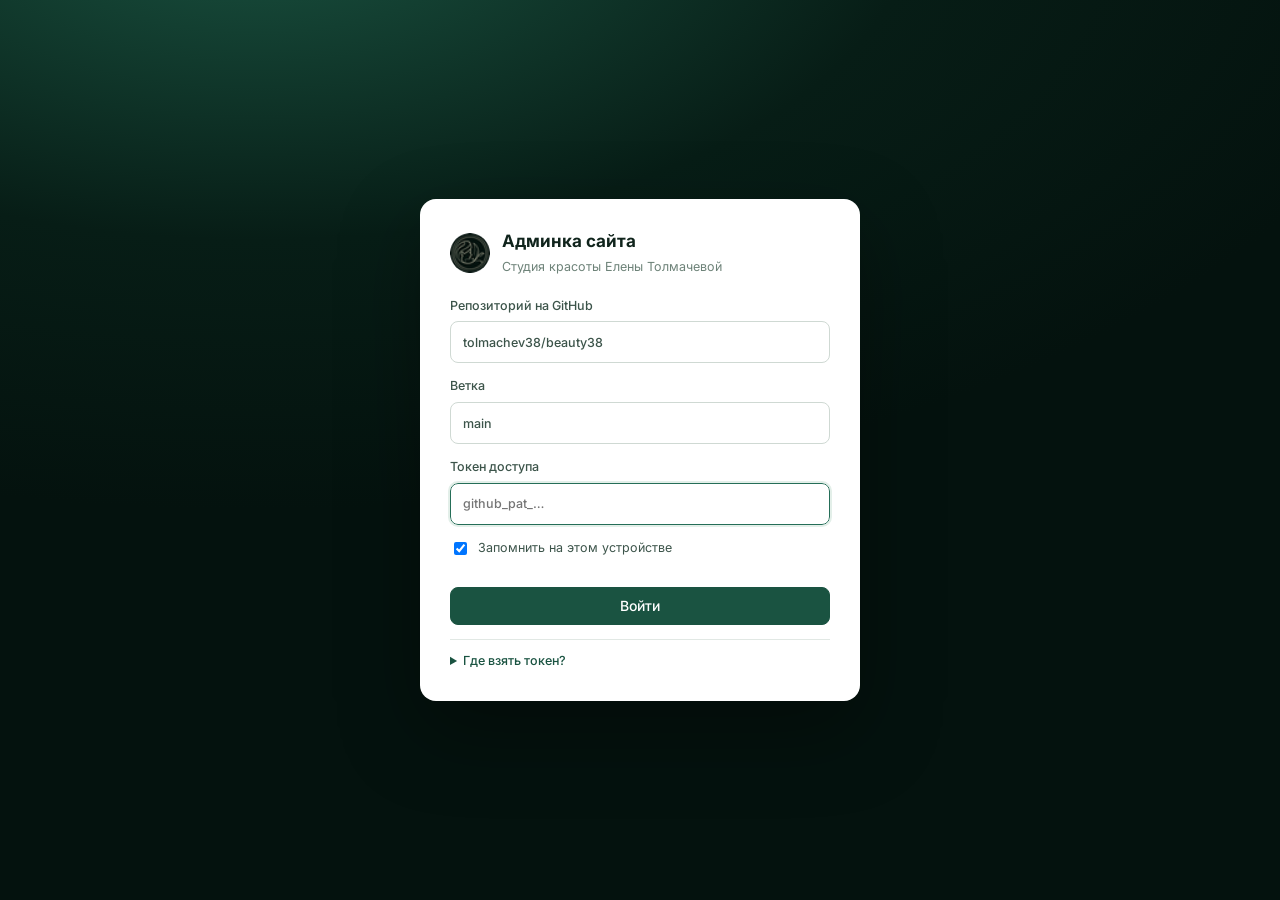
<file: admin/index.html>
<!DOCTYPE html>
<html lang="ru">
<head>
<meta charset="utf-8">
<meta name="viewport" content="width=device-width, initial-scale=1">
<meta name="robots" content="noindex, nofollow, noarchive">
<meta name="referrer" content="no-referrer">
<meta http-equiv="Content-Security-Policy" content="default-src 'self'; script-src 'self' 'unsafe-inline'; style-src 'self' 'unsafe-inline'; img-src 'self' data: blob: https:; media-src 'self' data: blob: https:; font-src 'self' data:; connect-src 'self' https://api.github.com https://yandex.com https://api.indexnow.org; frame-src 'self' about: blob: data:; object-src 'none'; base-uri 'self'; form-action 'self'">
<title>Админка · Студия красоты Елены Толмачевой</title>
<link rel="icon" href="../favicon.ico" sizes="any">
<link rel="stylesheet" href="admin.css?v=20261106">
</head>
<body class="loading-page">
<div id="app"><div class="boot">Загрузка админки…</div></div>
<noscript><p style="padding:2rem">Для работы админки нужен включённый JavaScript.</p></noscript>
<script src="../core/render.js?v=20261106"></script>
<script src="github.js?v=20261106"></script>
<script src="schema.js?v=20261106"></script>
<script src="app.js?v=20261106"></script>
</body>
</html>
</file>
<file: assets/css/site.css>
/* Студия красоты Елены Толмачевой — стили сайта. Цвета переопределяются из админки (Дизайн). */
@font-face{font-family:'Cormorant Garamond';font-style:italic;font-weight:300 500;font-display:swap;src:url(../fonts/cormorant-garamond-italic-cyr.woff2) format('woff2');unicode-range:U+0301, U+0400-045F, U+0490-0491, U+04B0-04B1, U+2116}
@font-face{font-family:'Cormorant Garamond';font-style:italic;font-weight:300 500;font-display:swap;src:url(../fonts/cormorant-garamond-italic-lat.woff2) format('woff2');unicode-range:U+0000-00FF, U+0131, U+0152-0153, U+02BB-02BC, U+02C6, U+02DA, U+02DC, U+0304, U+0308, U+0329, U+2000-206F, U+20AC, U+2122, U+2191, U+2193, U+2212, U+2215, U+FEFF, U+FFFD}
@font-face{font-family:'Cormorant Garamond';font-style:normal;font-weight:300 600;font-display:swap;src:url(../fonts/cormorant-garamond-normal-cyr.woff2) format('woff2');unicode-range:U+0301, U+0400-045F, U+0490-0491, U+04B0-04B1, U+2116}
@font-face{font-family:'Cormorant Garamond';font-style:normal;font-weight:300 600;font-display:swap;src:url(../fonts/cormorant-garamond-normal-lat.woff2) format('woff2');unicode-range:U+0000-00FF, U+0131, U+0152-0153, U+02BB-02BC, U+02C6, U+02DA, U+02DC, U+0304, U+0308, U+0329, U+2000-206F, U+20AC, U+2122, U+2191, U+2193, U+2212, U+2215, U+FEFF, U+FFFD}
@font-face{font-family:'Inter';font-style:normal;font-weight:200 700;font-display:swap;src:url(../fonts/inter-normal-cyr.woff2) format('woff2');unicode-range:U+0301, U+0400-045F, U+0490-0491, U+04B0-04B1, U+2116}
@font-face{font-family:'Inter';font-style:normal;font-weight:200 700;font-display:swap;src:url(../fonts/inter-normal-lat.woff2) format('woff2');unicode-range:U+0000-00FF, U+0131, U+0152-0153, U+02BB-02BC, U+02C6, U+02DA, U+02DC, U+0304, U+0308, U+0329, U+2000-206F, U+20AC, U+2122, U+2191, U+2193, U+2212, U+2215, U+FEFF, U+FFFD}

/* ==========================================================================
   1. ОСНОВА
   ========================================================================== */
*,*::before,*::after{box-sizing:border-box}
/* overflow-x только на body «протекает» на вьюпорт, и на телефоне ширина
   раскладки всё равно разъезжается. Поэтому клип объявлен и на html.
   hidden оставлен запасным вариантом для старых Safari, где нет clip. */
html{-webkit-text-size-adjust:100%;scroll-behavior:smooth;overflow-x:hidden;overflow-x:clip}

:root{
  /* ---- изумрудная шкала: главная краска сайта ---- */
  --e-950:#04120E;
  --e-900:#071D16;
  --e-850:#0A251C;
  --e-800:#0E3125;
  --e-700:#133F31;
  --e-600:#1A5341;
  --e-500:#256E58;
  --e-400:#3C8A72;
  --e-300:#6AA795;
  --e-200:#A2C5B8;
  --e-100:#CFE0D8;
  --e-050:#E6EFEA;

  /* ---- светлая основа с зелёным подтоном ---- */
  --paper:#F4F8F4;
  --sage:#E8EFE9;
  --sage-2:#DAE5DC;

  /* ---- тёплый металл: только волосяные линии и мелкие акценты ---- */
  --brass:#BCA478;
  --brass-2:#D6C6A2;

  /* ---- псевдонимы прежних имён, чтобы разметка ниже не менялась ---- */
  --ink:var(--e-950);
  --ink-2:var(--e-900);
  --ink-3:var(--e-850);
  --ink-4:var(--e-800);
  --cream:var(--paper);
  --ivory:var(--sage);
  --ivory-2:var(--sage-2);
  --gold:var(--brass);
  --gold-2:var(--brass-2);
  --gold-3:var(--e-050);
  --emerald:var(--e-600);
  --emerald-2:var(--e-500);
  --emerald-3:var(--e-300);

  /* ---- текст ---- */
  --on-dark:#DCE8E1;
  --on-dark-mute:#98B2A5;
  --on-dark-faint:#6B8779;
  --on-light:#0E3125;
  --on-light-mute:#48645A;
  --on-light-faint:#7A938A;

  /* ---- линии ---- */
  --line-dark:rgba(162,197,184,.17);
  --line-dark-soft:rgba(162,197,184,.09);
  --line-brass:rgba(188,164,120,.32);
  --line-light:rgba(14,49,37,.13);
  --line-light-soft:rgba(14,49,37,.065);

  --f-dis:'Cormorant Garamond',Georgia,'Times New Roman',serif;
  --f-ui:'Inter',-apple-system,BlinkMacSystemFont,'Segoe UI',Roboto,Arial,sans-serif;

  --pad:clamp(18px,4.2vw,56px);
  --maxw:1280px;
  --narrow:900px;

  /* мягкие кривые: всё «доезжает», ничего не щёлкает */
  --ease:cubic-bezier(.22,.61,.36,1);
  --e-out:cubic-bezier(.16,.84,.34,1);
  --e-slow:cubic-bezier(.33,.02,.16,1);

  --header-h:66px;
}

html,body{margin:0;padding:0}
body{
  background:var(--e-950);
  color:var(--on-dark);
  font-family:var(--f-ui);
  font-weight:300;
  font-size:15px;
  line-height:1.72;
  letter-spacing:.004em;
  overflow-x:hidden;overflow-x:clip;
  -webkit-font-smoothing:antialiased;
  -moz-osx-font-smoothing:grayscale;
  text-rendering:optimizeLegibility;
}
img{max-width:100%;height:auto;display:block;border:0}
a{color:inherit;text-decoration:none}
button{font:inherit;color:inherit;background:none;border:0;cursor:pointer}
ul,ol{margin:0;padding:0;list-style:none}
h1,h2,h3,h4,h5{margin:0;font-weight:300;font-family:var(--f-dis);letter-spacing:-.004em;line-height:1.14}
p{margin:0}
table{border-collapse:collapse;width:100%}
::selection{background:var(--e-500);color:var(--e-050)}
:focus-visible{outline:1px solid var(--e-300);outline-offset:3px}

/* ==========================================================================
   2. ТИПОГРАФИКА  — на порядок компактнее прежней
   ========================================================================== */
.eyebrow{
  font-family:var(--f-ui);font-size:clamp(9px,.95vw,10px);font-weight:400;
  letter-spacing:.32em;text-transform:uppercase;color:var(--e-300);
  display:flex;align-items:center;gap:12px;margin:0 0 18px;
}
.eyebrow::before{content:"";width:clamp(18px,3vw,30px);height:1px;background:var(--brass);opacity:.75;flex:none;
  transform-origin:left;transition:transform 1.1s var(--e-out) .1s}
.eyebrow.c{justify-content:center}
.eyebrow.c::after{content:"";width:clamp(18px,3vw,30px);height:1px;background:var(--brass);opacity:.75;flex:none}
.on-light .eyebrow{color:var(--e-600)}
.js .rv .eyebrow::before,.js .rv.eyebrow::before{transform:scaleX(0)}
.js .rv.in .eyebrow::before,.js .rv.in.eyebrow::before{transform:scaleX(1)}

.h-xl{font-size:clamp(32px,5.4vw,60px);line-height:1.06;letter-spacing:-.014em}
.h-lg{font-size:clamp(25px,3.5vw,43px);line-height:1.1;letter-spacing:-.011em}
.h-md{font-size:clamp(21px,2.4vw,30px);line-height:1.16;letter-spacing:-.008em}
.h-sm{font-size:clamp(18px,1.9vw,23px);line-height:1.24}
.h-xs{font-size:clamp(16px,1.6vw,19px);line-height:1.3}

.lead{font-size:clamp(15px,1.15vw,17px);line-height:1.74;font-weight:300;color:var(--on-dark-mute)}
.on-light .lead{color:var(--on-light-mute)}
.body{font-size:clamp(14px,.95vw,15px);line-height:1.8;color:var(--on-dark-mute)}
.on-light .body{color:var(--on-light-mute)}
.small{font-size:12.5px;line-height:1.7;color:var(--on-dark-faint)}
.on-light .small{color:var(--on-light-faint)}
.gold{color:var(--e-200)}
.on-light .gold{color:var(--e-600)}
em{font-style:italic;font-family:var(--f-dis)}

/* цены — обычные цифры: старостильные делают «1 490» неразборчивым */
.card .price,.prog .p-price,.ct-tel,#hero .facts b,.dur,.map-pin b,.tl .t,.stages li::before{
  font-variant-numeric:lining-nums;font-feature-settings:"lnum" 1}
.ptbl td{font-variant-numeric:lining-nums tabular-nums;font-feature-settings:"lnum" 1,"tnum" 1}

/* ==========================================================================
   3. СЕТКА И СЕКЦИИ
   ========================================================================== */
.wrap{width:100%;max-width:var(--maxw);margin:0 auto;padding-left:var(--pad);padding-right:var(--pad)}
.wrap-n{width:100%;max-width:var(--narrow);margin:0 auto;padding-left:var(--pad);padding-right:var(--pad)}
section{position:relative}
.sec{padding:clamp(54px,6.6vw,100px) 0}
.sec-sm{padding:clamp(42px,4.8vw,70px) 0}
.on-light{background:var(--sage);color:var(--on-light)}
.on-light h1,.on-light h2,.on-light h3,.on-light h4{color:var(--on-light)}
.on-cream{background:var(--paper);color:var(--on-light)}
.on-ink2{background:var(--e-900)}
.on-ink3{background:var(--e-850)}

.rule{height:1px;background:var(--line-dark);border:0;margin:0}
.on-light .rule{background:var(--line-light)}

.grid{display:grid;gap:clamp(18px,2.4vw,32px)}
.g2{grid-template-columns:repeat(2,minmax(0,1fr))}
.g3{grid-template-columns:repeat(3,minmax(0,1fr))}
.g4{grid-template-columns:repeat(4,minmax(0,1fr))}
@media(max-width:1040px){.g4{grid-template-columns:repeat(2,minmax(0,1fr))}
 .g3{grid-template-columns:repeat(2,minmax(0,1fr))}}
@media(max-width:720px){.g2,.g3,.g4{grid-template-columns:minmax(0,1fr)}}

/* лёгкая дымка в тёмных секциях — очень медленная, почти незаметная */
.mist{position:absolute;inset:0;overflow:hidden;pointer-events:none;z-index:0}
.mist::before,.mist::after{content:"";position:absolute;border-radius:50%;filter:blur(80px)}
.mist::before{width:52vw;height:52vw;left:-14vw;top:-16vw;
  background:radial-gradient(circle,rgba(37,110,88,.20),transparent 68%);
  animation:drift1 34s ease-in-out infinite alternate}
.mist::after{width:44vw;height:44vw;right:-12vw;bottom:-18vw;
  background:radial-gradient(circle,rgba(26,83,65,.22),transparent 68%);
  animation:drift2 42s ease-in-out infinite alternate}
@keyframes drift1{to{transform:translate3d(7vw,5vw,0) scale(1.14)}}
@keyframes drift2{to{transform:translate3d(-6vw,-5vw,0) scale(1.1)}}
.sec>.wrap,.sec>.wrap-n{position:relative;z-index:1}

/* ==========================================================================
   4. КНОПКИ
   ========================================================================== */
.btn{
  display:inline-flex;align-items:center;justify-content:center;gap:10px;
  padding:14px 28px;font-family:var(--f-ui);font-size:10.5px;font-weight:500;
  letter-spacing:.2em;text-transform:uppercase;white-space:nowrap;
  border:1px solid var(--line-brass);color:var(--e-050);background:transparent;
  position:relative;overflow:hidden;transition:color .7s var(--e-out),border-color .7s var(--e-out);
}
.btn::after{content:"";position:absolute;inset:0;background:var(--e-050);
  transform:scaleX(0);transform-origin:right;transition:transform .8s var(--e-out);z-index:0}
.btn>*{position:relative;z-index:1}
.btn:hover{color:var(--e-900);border-color:var(--e-050)}
.btn:hover::after{transform:scaleX(1);transform-origin:left}
/* основная кнопка на тёмном — изумруд, а не белый прямоугольник: он бьёт по глазам */
.btn-fill{background:var(--e-600);color:var(--e-050);border-color:var(--e-500)}
.btn-fill::after{background:var(--e-050)}
.btn-fill:hover{color:var(--e-900);border-color:var(--e-050)}
.on-light .btn{border-color:rgba(26,83,65,.34);color:var(--e-600)}
.on-light .btn::after{background:var(--e-600)}
.on-light .btn:hover{color:var(--paper);border-color:var(--e-600)}
.on-light .btn-fill{background:var(--e-600);color:var(--paper);border-color:var(--e-600)}
.on-light .btn-fill::after{background:var(--e-800)}
.on-light .btn-fill:hover{color:var(--paper)}
.btn-sm{padding:11px 20px;font-size:9.5px}

.link-u{
  display:inline-flex;align-items:center;gap:9px;font-size:10.5px;font-weight:400;
  letter-spacing:.2em;text-transform:uppercase;color:var(--e-200);
  padding-bottom:5px;position:relative;transition:color .5s var(--e-out);
}
.link-u::after{content:"";position:absolute;left:0;right:0;bottom:0;height:1px;background:currentColor;opacity:.45;
  transform-origin:left;transition:transform .7s var(--e-out),opacity .5s}
.link-u:hover{color:var(--e-050)}
.link-u:hover::after{opacity:1}
.on-light .link-u{color:var(--e-600)}
.on-light .link-u:hover{color:var(--on-light)}
.arw{transition:transform .6s var(--e-out)}
.link-u:hover .arw,.btn:hover .arw{transform:translateX(5px)}

/* ==========================================================================
   5. АНИМАЦИИ ПОЯВЛЕНИЯ
   Скрывающие правила висят только на html.js — без скрипта страница
   показывается целиком и сразу.
   ========================================================================== */
.js .rv{opacity:0;transform:translate3d(0,18px,0);
  transition:opacity 1.15s var(--e-out),transform 1.15s var(--e-out)}
.js .rv.in{opacity:1;transform:none}
.js .rv-d1{transition-delay:.1s}.js .rv-d2{transition-delay:.2s}
.js .rv-d3{transition-delay:.3s}.js .rv-d4{transition-delay:.4s}
.js .rv-d5{transition-delay:.5s}.js .rv-d6{transition-delay:.6s}

/* фотографии открываются шторкой снизу вверх */
/* transform обязателен в списке: это правило перебивает по «весу» переход
   у .rail-fig img, и без него приближение при наведении срабатывало рывком */
.js .rv-i img{clip-path:inset(0 0 100% 0);
  transition:clip-path 1.5s var(--e-slow),transform 1.9s cubic-bezier(.16,.84,.34,1)}
.js .rv-i.in img{clip-path:inset(0 0 0 0)}
.js .rv-i.d1 img{transition-delay:.12s}
.js .rv-i.d2 img{transition-delay:.24s}
.js .rv-i.d3 img{transition-delay:.36s}

/* волосяные линии прочерчиваются */
.js .rv-l{transform:scaleX(0);transform-origin:left;transition:transform 1.3s var(--e-out)}
.js .rv-l.in{transform:scaleX(1)}

/* у надзаголовков трекинг «оседает» — движение на грани заметности */
.js .rv-t{opacity:0;letter-spacing:.46em;transition:opacity 1.1s var(--e-out),letter-spacing 1.5s var(--e-out)}
.js .rv-t.in{opacity:1;letter-spacing:.32em}

@media (prefers-reduced-motion:reduce){
  html{scroll-behavior:auto}
  *,*::before,*::after{animation-duration:.01ms!important;animation-iteration-count:1!important;
    transition-duration:.01ms!important;transition-delay:0s!important}
  .js .rv,.js .rv-t{opacity:1!important;transform:none!important;letter-spacing:.32em}
  .js .rv-i img{clip-path:none!important}
  .js .rv-l{transform:none!important}
  .mist{display:none}
}

/* ==========================================================================
   6. ПРИВЕТСТВЕННЫЙ ЭКРАН
   Держится ~2,4 с (или дольше, если страница ещё грузится, но не больше 5,5 с),
   плавно проявляется и плавно уходит. Снимается скриптом; на случай, если
   скрипт не отработал, есть чисто CSS-страховка на 6,5 с — экран уйдёт сам.
   ========================================================================== */
#splash{
  position:fixed;inset:0;z-index:1000;background:var(--e-950);
  display:flex;align-items:center;justify-content:center;
  transition:opacity .9s var(--e-out),visibility .9s;
}
#splash .sp-in{display:flex;flex-direction:column;align-items:center;gap:clamp(13px,1.8vw,18px);
  padding:0 var(--pad);text-align:center}
#splash img{width:clamp(78px,10vw,104px);opacity:0;transform:scale(.9);
  animation:spLogo 1.6s var(--e-out) .12s both}
#splash .sp-line{width:clamp(46px,7vw,70px);height:1px;background:var(--brass);
  transform:scaleX(0);animation:spLine 1.5s var(--e-out) .62s both}
#splash .sp-name{font-family:var(--f-dis);font-size:clamp(14px,1.7vw,18px);font-weight:300;
  letter-spacing:.2em;text-transform:uppercase;color:var(--e-100);line-height:1.5;
  opacity:0;animation:spFade 1.4s var(--e-out) .5s both}
#splash .sp-sub{font-size:clamp(8px,.9vw,9px);letter-spacing:.36em;text-transform:uppercase;
  color:var(--on-dark-faint);opacity:0;animation:spFade 1.4s var(--e-out) .8s both}
@keyframes spLogo{to{opacity:.98;transform:none}}
@keyframes spLine{to{transform:scaleX(1)}}
@keyframes spFade{to{opacity:1}}
html.splash-out #splash{opacity:0;visibility:hidden;pointer-events:none}
html.splash-done #splash{display:none}
html.no-js #splash{display:none}
/* страховка на случай, если скрипт вообще не выполнился */
html:not(.splash-out) #splash{animation:spFail 0s linear 6.5s forwards}
@keyframes spFail{to{opacity:0;visibility:hidden;pointer-events:none}}
/* пока экран висит, страница под ним не прокручивается */
html.splash-on,html.splash-on body{overflow:hidden}
@media (prefers-reduced-motion:reduce){
  #splash{transition-duration:.2s!important}
}

/* ==========================================================================
   6b. КОМПАКТНЫЕ ПЛИТКИ УСЛУГ
   На странице — только суть: название, цена, одна строка пользы.
   Всё остальное открывается в выдвижной мини-странице.
   ========================================================================== */
.tiles{display:grid;grid-template-columns:repeat(2,minmax(0,1fr));gap:1px;
  background:var(--line-dark-soft);border:1px solid var(--line-dark-soft);
  margin-top:clamp(22px,3vw,36px)}
.on-light .tiles{background:var(--line-light-soft);border-color:var(--line-light-soft)}
.tiles.t3{grid-template-columns:repeat(3,minmax(0,1fr))}
@media(max-width:980px){.tiles.t3{grid-template-columns:repeat(2,minmax(0,1fr))}}
@media(max-width:680px){.tiles,.tiles.t3{grid-template-columns:minmax(0,1fr)}}

.tile{
  background:var(--e-950);padding:clamp(18px,2.3vw,26px);text-align:left;width:100%;
  display:flex;flex-direction:column;gap:9px;position:relative;
  transition:background .8s var(--e-out);cursor:pointer;
}
.on-light .tile{background:var(--sage)}
.tile:hover,.tile:focus-visible{background:var(--e-850)}
.on-light .tile:hover,.on-light .tile:focus-visible{background:var(--paper)}
.tile-h{display:flex;align-items:baseline;justify-content:space-between;gap:12px}
.tile h3{font-family:var(--f-dis);font-size:clamp(18px,2vw,23px);font-weight:400;line-height:1.22;
  color:var(--on-dark);flex:1}
.on-light .tile h3{color:var(--on-light)}
.tile .t-price{font-family:var(--f-dis);font-size:clamp(16px,1.7vw,20px);font-weight:500;
  color:var(--e-100);white-space:nowrap;font-variant-numeric:lining-nums;font-feature-settings:"lnum" 1}
.on-light .tile .t-price{color:var(--e-600)}
.tile .t-price em{font-style:normal;font-size:.78em;color:var(--on-dark-faint);display:block;text-align:right}
.on-light .tile .t-price em{color:var(--on-light-faint)}
.tile .t-dur{font-size:9.5px;letter-spacing:.2em;text-transform:uppercase;color:var(--on-dark-faint)}
.on-light .tile .t-dur{color:var(--on-light-faint)}
.tile .t-lead{font-size:13.8px;line-height:1.72;color:var(--on-dark-mute)}
.on-light .tile .t-lead{color:var(--on-light-mute)}
.tile .t-more{
  margin-top:auto;padding-top:12px;display:inline-flex;align-items:center;gap:8px;
  font-size:9.5px;letter-spacing:.2em;text-transform:uppercase;color:var(--e-300);
  transition:color .5s var(--e-out),gap .5s var(--e-out);
}
.on-light .tile .t-more{color:var(--e-600)}
.tile:hover .t-more,.tile:focus-visible .t-more{color:var(--e-100);gap:13px}
.on-light .tile:hover .t-more{color:var(--on-light)}
.tile .t-more span:last-child{transition:transform .5s var(--e-out)}
.tile:hover .t-more span:last-child{transform:translateX(3px)}

/* ==========================================================================
   6bb. ГОРИЗОНТАЛЬНАЯ ЛЕНТА
   Там, где вертикальный список раздувал страницу, содержимое едет вбок:
   листается пальцем, колесом с Shift, стрелками и перетаскиванием мышью.
   Ничего не прячется — просто разворачивается по горизонтали.
   ========================================================================== */
.rail-wrap{position:relative}
.rail{
  display:flex;gap:clamp(7px,.9vw,12px);
  overflow-x:auto;overflow-y:hidden;
  /* без прилипания: с ним лента дёргается в конце жеста.
     Плавность даёт инерция в скрипте + плавная программная прокрутка. */
  overscroll-behavior-x:contain;
  -webkit-overflow-scrolling:touch;
  scroll-behavior:smooth;
  padding-bottom:16px;margin-bottom:-4px;
  scrollbar-width:thin;scrollbar-color:var(--e-500) transparent;
  cursor:grab;
}
/* во время перетаскивания лента должна следовать за курсором один в один */
.rail.dragging{cursor:grabbing;scroll-behavior:auto}
.rail.dragging *{pointer-events:none}
.rail>*{flex:0 0 auto;scroll-snap-align:start}
.rail::-webkit-scrollbar{height:2px}
.rail::-webkit-scrollbar-track{background:var(--line-dark-soft)}
.rail::-webkit-scrollbar-thumb{background:var(--e-500);border-radius:2px}
.on-light .rail{scrollbar-color:var(--e-600) transparent}
.on-light .rail::-webkit-scrollbar-track{background:var(--line-light-soft)}
.on-light .rail::-webkit-scrollbar-thumb{background:var(--e-600)}
/* поля «затухания» по краям — подсказывают, что лента продолжается */
.rail-wrap::before,.rail-wrap::after{content:"";position:absolute;top:0;bottom:16px;width:clamp(24px,4vw,56px);
  pointer-events:none;z-index:2;opacity:0;transition:opacity .6s var(--e-out)}
.rail-wrap::before{left:0;background:linear-gradient(90deg,var(--rail-bg,var(--e-950)),transparent)}
.rail-wrap::after{right:0;background:linear-gradient(270deg,var(--rail-bg,var(--e-950)),transparent)}
.rail-wrap.can-l::before{opacity:1}
.rail-wrap.can-r::after{opacity:1}

.rail-head{display:flex;align-items:flex-end;justify-content:space-between;gap:20px;
  margin-bottom:clamp(12px,1.6vw,18px)}
.rail-head>p{max-width:520px}
.rail-nav{display:flex;gap:8px;align-items:center}
.rail-btn{
  width:40px;height:40px;flex:none;border:1px solid var(--line-dark);color:var(--e-100);
  display:flex;align-items:center;justify-content:center;position:relative;
  transition:color .5s var(--e-out),border-color .5s var(--e-out),background .5s var(--e-out),opacity .4s;
}
.on-light .rail-btn{border-color:var(--line-light);color:var(--e-600)}
.rail-btn:hover:not(:disabled){background:var(--e-050);border-color:var(--e-050);color:var(--e-900)}
.on-light .rail-btn:hover:not(:disabled){background:var(--e-600);border-color:var(--e-600);color:var(--paper)}
.rail-btn:disabled{opacity:.28;cursor:default}
.rail-btn::before{content:"";width:8px;height:8px;border-top:1px solid currentColor;border-right:1px solid currentColor}
.rail-btn.prev::before{transform:rotate(-135deg);margin-left:3px}
.rail-btn.next::before{transform:rotate(45deg);margin-right:3px}
@media(max-width:760px){.rail-nav{display:none}}
/* подсказка «листайте вбок» — только на телефоне и только один раз */
.rail-hint{display:none;font-size:9.5px;letter-spacing:.2em;text-transform:uppercase;
  color:var(--on-dark-faint);margin-top:10px;align-items:center;gap:8px}
.on-light .rail-hint{color:var(--on-light-faint)}
.rail-hint span{display:inline-block;animation:swipeHint 2.8s ease-in-out infinite}
@keyframes swipeHint{0%,100%{transform:translateX(0);opacity:.5}50%{transform:translateX(6px);opacity:1}}
@media(max-width:760px){.rail-hint{display:flex}}

/* карточки-фотографии внутри ленты */
.rail-fig{margin:0;position:relative;overflow:hidden;background:var(--e-850);
  width:clamp(230px,30vw,330px);height:clamp(300px,40vw,430px)}
.rail-fig.w{width:clamp(300px,44vw,470px)}
.rail-fig img{width:100%;height:100%;object-fit:cover;
  transition:transform 1.9s cubic-bezier(.16,.84,.34,1)}
.rail-fig:hover img,.rail-fig:focus-visible img{transform:scale(1.14)}
.rail-fig figcaption{position:absolute;left:0;right:0;bottom:0;z-index:2;padding:clamp(11px,1.5vw,16px);
  font-size:9.5px;letter-spacing:.16em;text-transform:uppercase;color:var(--e-100);
  background:linear-gradient(transparent,rgba(4,18,14,.9))}

/* ==========================================================================
   6c. МИНИ-СТРАНИЦА (выдвижная панель)
   ========================================================================== */
#sheet{position:fixed;inset:0;z-index:190;visibility:hidden;pointer-events:none}
#sheet[hidden]{display:none}
#sheet .sh-back{position:absolute;inset:0;background:rgba(3,13,10,.66);
  backdrop-filter:blur(7px);-webkit-backdrop-filter:blur(7px);
  opacity:0;transition:opacity .75s var(--e-out)}
#sheet .sh-panel{
  position:absolute;top:0;right:0;bottom:0;width:min(700px,100%);
  background:var(--e-900);border-left:1px solid var(--line-dark);
  transform:translate3d(101%,0,0);transition:transform .9s var(--e-slow);
  overflow-y:auto;overscroll-behavior:contain;-webkit-overflow-scrolling:touch;
  box-shadow:-24px 0 60px rgba(0,0,0,.4);
}
#sheet.open{visibility:visible;pointer-events:auto}
#sheet.open .sh-back{opacity:1}
#sheet.open .sh-panel{transform:none}
#sheet .sh-x{
  position:sticky;top:0;z-index:3;margin-left:auto;display:flex;align-items:center;gap:9px;
  padding:14px clamp(18px,3vw,34px);width:100%;justify-content:flex-end;
  font-size:9.5px;letter-spacing:.2em;text-transform:uppercase;color:var(--on-dark-mute);
  background:linear-gradient(var(--e-900) 68%,transparent);
  transition:color .5s var(--e-out);
}
#sheet .sh-x:hover{color:var(--e-050)}
#sheet .sh-x i{display:block;width:15px;height:15px;position:relative}
#sheet .sh-x i::before,#sheet .sh-x i::after{content:"";position:absolute;left:0;top:7px;width:15px;height:1px;
  background:currentColor}
#sheet .sh-x i::before{transform:rotate(45deg)}
#sheet .sh-x i::after{transform:rotate(-45deg)}
.sh-body{padding:0 clamp(18px,3vw,34px) clamp(30px,4vw,44px)}

/* внутренние блоки выступают по очереди — панель «раскрывается», а не «прыгает» */
#sheet .sh-body>*{opacity:0;transform:translate3d(0,16px,0)}
#sheet.open .sh-body>*{opacity:1;transform:none;
  transition:opacity .85s var(--e-out),transform .85s var(--e-out)}
#sheet.open .sh-body>*:nth-child(1){transition-delay:.2s}
#sheet.open .sh-body>*:nth-child(2){transition-delay:.26s}
#sheet.open .sh-body>*:nth-child(3){transition-delay:.32s}
#sheet.open .sh-body>*:nth-child(4){transition-delay:.38s}
#sheet.open .sh-body>*:nth-child(5){transition-delay:.44s}
#sheet.open .sh-body>*:nth-child(6){transition-delay:.5s}
#sheet.open .sh-body>*:nth-child(7){transition-delay:.56s}
#sheet.open .sh-body>*:nth-child(8){transition-delay:.62s}
#sheet.open .sh-body>*:nth-child(n+9){transition-delay:.68s}

.sh-img{margin:0 0 clamp(18px,2.4vw,26px);overflow:hidden;aspect-ratio:16/7;background:var(--e-850)}
.sh-img img{width:100%;height:100%;object-fit:cover}
.sh-eyebrow{font-size:9.5px;letter-spacing:.28em;text-transform:uppercase;color:var(--e-300);
  margin-bottom:12px;display:block}
.sh-title{font-family:var(--f-dis);font-size:clamp(25px,3.4vw,38px);font-weight:300;line-height:1.1;
  letter-spacing:-.012em;color:var(--e-050)}
.sh-lead{margin-top:14px;font-size:clamp(15px,1.2vw,16.5px);line-height:1.74;color:var(--on-dark-mute)}
.sh-meta{display:flex;flex-wrap:wrap;gap:1px;background:var(--line-dark-soft);
  border:1px solid var(--line-dark-soft);margin-top:clamp(18px,2.4vw,26px)}
.sh-meta div{flex:1 1 130px;background:var(--e-900);padding:13px 16px}
.sh-meta span{display:block;font-size:9px;letter-spacing:.2em;text-transform:uppercase;
  color:var(--on-dark-faint);margin-bottom:5px}
.sh-meta b{font-family:var(--f-dis);font-size:clamp(16px,1.7vw,20px);font-weight:500;color:var(--e-100);
  line-height:1.2;font-variant-numeric:lining-nums;font-feature-settings:"lnum" 1}
.sh-blk{margin-top:clamp(22px,3vw,32px)}
.sh-blk h3{font-family:var(--f-ui);font-size:10.5px;font-weight:500;letter-spacing:.2em;
  text-transform:uppercase;color:var(--e-300);margin-bottom:14px;display:flex;align-items:center;gap:11px}
.sh-blk h3::after{content:"";flex:1;height:1px;background:var(--line-dark-soft)}
.sh-blk>p{font-size:14.5px;line-height:1.82;color:var(--on-dark-mute)}
.sh-blk>p+p{margin-top:11px}
.sh-list li{position:relative;padding-left:26px;margin-bottom:12px;font-size:14.5px;line-height:1.76;
  color:var(--on-dark-mute)}
.sh-list li::before{content:"";position:absolute;left:1px;top:.66em;width:9px;height:2px;
  background:var(--e-400);opacity:.9}
.sh-list li b{font-weight:500;color:var(--on-dark)}
.sh-list li:last-child{margin-bottom:0}
.sh-steps{counter-reset:shs}
.sh-steps li{counter-increment:shs;position:relative;padding-left:32px;margin-bottom:12px;
  font-size:14.5px;line-height:1.74;color:var(--on-dark-mute)}
.sh-steps li::before{content:counter(shs);position:absolute;left:0;top:1px;font-family:var(--f-dis);
  font-size:12.5px;color:var(--e-300);width:21px;height:21px;border:1px solid rgba(106,167,149,.32);
  border-radius:50%;display:flex;align-items:center;justify-content:center;line-height:1}
.sh-steps li b{font-weight:500;color:var(--on-dark)}
.sh-steps li:last-child{margin-bottom:0}
.sh-warn{border:1px solid var(--line-brass);padding:clamp(15px,2vw,20px);background:rgba(188,164,120,.045)}
.sh-warn h3{color:var(--brass-2)}
.sh-warn h3::after{background:var(--line-brass)}
.sh-warn p{font-size:13.5px;line-height:1.78;color:var(--on-dark-mute)}
.sh-cta{margin-top:clamp(24px,3.2vw,34px);padding-top:clamp(20px,2.6vw,26px);
  border-top:1px solid var(--line-dark);display:flex;flex-wrap:wrap;gap:11px;align-items:center}
.sh-cta .small{flex:1 1 190px;margin:0}
#sheets{display:none}

@media(max-width:760px){
  #sheet .sh-panel{width:100%;top:auto;height:93%;border-left:0;border-top:1px solid var(--line-dark);
    transform:translate3d(0,101%,0);box-shadow:0 -20px 50px rgba(0,0,0,.45)}
  #sheet .sh-panel::before{content:"";position:sticky;top:0;display:block;height:0}
}
@media (prefers-reduced-motion:reduce){
  #sheet .sh-panel,#sheet .sh-back{transition-duration:.15s!important}
  #sheet .sh-body>*{opacity:1!important;transform:none!important;transition-delay:0s!important}
}

/* тонкая полоса прогресса чтения */
#prog{position:fixed;top:0;left:0;right:0;height:1px;z-index:130;background:transparent;pointer-events:none}
#prog i{display:block;height:100%;width:100%;transform:scaleX(0);transform-origin:left;
  background:linear-gradient(90deg,var(--e-500),var(--brass))}
html.is-embedded #prog{display:none}

/* ==========================================================================
   7. ШАПКА
   ========================================================================== */
#hdr{
  position:fixed;top:0;left:0;right:0;z-index:120;
  display:flex;align-items:center;gap:clamp(14px,2.6vw,34px);
  padding:0 var(--pad);height:var(--header-h);
  transition:background .7s var(--e-out),border-color .7s,height .6s var(--e-out),backdrop-filter .7s;
  border-bottom:1px solid transparent;
}
#hdr.solid{background:rgba(4,18,14,.86);backdrop-filter:blur(16px) saturate(150%);
  -webkit-backdrop-filter:blur(16px) saturate(150%);border-bottom-color:var(--line-dark-soft);height:56px}
#hdr.hide{transform:translateY(-100%);transition:transform .7s var(--e-out),background .7s,height .6s}
.brand{display:flex;align-items:center;gap:11px;flex:none;margin-right:auto}
.brand img{width:auto;height:clamp(32px,3.6vw,38px);transition:height .6s var(--e-out),opacity .5s}
#hdr.solid .brand img{height:30px}
.brand:hover img{opacity:.82}
.brand-txt{display:flex;flex-direction:column;line-height:1.15}
.brand-txt b{font-family:var(--f-dis);font-weight:400;font-size:14.5px;letter-spacing:.02em;color:var(--e-050)}
.brand-txt span{font-size:8px;letter-spacing:.26em;text-transform:uppercase;color:var(--on-dark-faint);margin-top:2px}
@media(max-width:600px){.brand-txt{display:none}}

#nav{display:flex;align-items:center;gap:clamp(12px,1.5vw,24px);min-width:0}
#nav a{
  font-size:10.5px;font-weight:400;letter-spacing:.14em;text-transform:uppercase;white-space:nowrap;
  color:var(--on-dark-mute);position:relative;padding:5px 0;transition:color .5s var(--e-out);
}
#nav a::after{content:"";position:absolute;left:0;right:0;bottom:0;height:1px;background:var(--e-300);
  transform:scaleX(0);transform-origin:right;transition:transform .6s var(--e-out)}
#nav a:hover{color:var(--e-050)}
#nav a:hover::after{transform:scaleX(1);transform-origin:left}
.hdr-act{display:flex;align-items:center;gap:12px;flex:none}
.hdr-tel{font-size:12px;letter-spacing:.08em;color:var(--on-dark);white-space:nowrap;transition:color .5s}
.hdr-tel:hover{color:var(--e-200)}
@media(max-width:1440px){.hdr-tel{display:none}}
@media(max-width:1060px){#nav,.hdr-act{display:none}}

#burger{display:none;width:42px;height:42px;align-items:center;justify-content:center;flex:none;margin-left:auto}
#burger i{display:block;position:relative;width:24px;height:1px;background:var(--e-050);transition:background .3s}
#burger i::before,#burger i::after{content:"";position:absolute;left:0;width:24px;height:1px;background:var(--e-050);
  transition:transform .55s var(--e-out)}
#burger i::before{top:-7px}#burger i::after{top:7px}
html.menu-open #burger i{background:transparent}
html.menu-open #burger i::before{transform:translateY(7px) rotate(45deg)}
html.menu-open #burger i::after{transform:translateY(-7px) rotate(-45deg)}
@media(max-width:1060px){#burger{display:flex}}

/* мобильное меню */
#mob{
  position:fixed;inset:0;z-index:118;background:var(--e-900);
  display:flex;flex-direction:column;justify-content:flex-start;
  padding:calc(var(--header-h) + 14px) var(--pad) calc(32px + env(safe-area-inset-bottom,0px));
  opacity:0;visibility:hidden;transition:opacity .6s var(--e-out),visibility .6s;
  overflow-y:auto;overscroll-behavior:contain;
}
@media(min-height:900px){#mob{justify-content:center}}
html.menu-open #mob{opacity:1;visibility:visible}
#mob nav{display:flex;flex-direction:column;gap:1px}
#mob nav a{
  font-family:var(--f-dis);font-size:clamp(20px,5.2vw,29px);font-weight:300;line-height:1.34;
  color:var(--on-dark);padding:6px 0;border-bottom:1px solid var(--line-dark-soft);
  opacity:0;transform:translate3d(0,12px,0);
  transition:opacity .7s var(--e-out),transform .7s var(--e-out),color .4s;
}
html.menu-open #mob nav a{opacity:1;transform:none}
#mob nav a:hover{color:var(--e-200)}
#mob .mob-foot{margin-top:24px;display:flex;flex-direction:column;gap:12px}
#mob .mob-foot .btn{width:100%}
@media(min-width:1061px){#mob{display:none}}
/* важно: правило #mob с display:flex перебивает атрибут hidden по «весу»,
   поэтому закрытое меню продолжало занимать место и расширяло страницу вбок */
#mob[hidden]{display:none}
html.menu-open,html.lock{overflow:hidden}

/* ==========================================================================
   8. ПЕРВЫЙ ЭКРАН
   ========================================================================== */
#hero{position:relative;min-height:100vh;min-height:100svh;display:flex;align-items:flex-end;
  overflow:hidden;background:var(--e-950)}
/* запас по 10% сверху и снизу — параллакс сдвигает картинку максимум на 8%,
   иначе из-под неё вылезает фон секции */
#hero .bg{position:absolute;inset:-10% 0;z-index:0;will-change:transform}
#hero .bg img{width:100%;height:100%;object-fit:cover;object-position:center;
  filter:saturate(.92) contrast(1.08) brightness(1.06);
  transform:scale(1.08);animation:heroZoom 26s var(--e-slow) forwards}
@keyframes heroZoom{to{transform:scale(1)}}
/* изумрудная подкраска кадра — тёплые свечи остаются, всё остальное уходит в зелень */
#hero .bg::before{content:"";position:absolute;inset:0;z-index:1;
  background:linear-gradient(150deg,#0E3125,#256E58 60%,#071D16);
  mix-blend-mode:color;opacity:.42}
#hero .bg::after{content:"";position:absolute;inset:0;z-index:2;
  background:
    linear-gradient(to top,rgba(4,18,14,.95) 0%,rgba(4,18,14,.74) 26%,rgba(4,18,14,.38) 56%,rgba(4,18,14,.62) 100%),
    linear-gradient(100deg,rgba(4,18,14,.74) 0%,rgba(4,18,14,.3) 50%,rgba(7,29,22,.06) 100%),
    radial-gradient(120% 84% at 50% 110%,rgba(4,18,14,.8),transparent 64%);
}
/* едва различимое изумрудное свечение снизу — «дышит» 12 секунд */
#hero .glow{position:absolute;left:50%;bottom:-24vh;width:min(1100px,132vw);height:60vh;z-index:1;
  transform:translateX(-50%);pointer-events:none;
  background:radial-gradient(closest-side,rgba(37,110,88,.30),transparent 72%);
  animation:breathe 12s ease-in-out infinite}
@keyframes breathe{0%,100%{opacity:.55;transform:translateX(-50%) scale(1)}
  50%{opacity:.95;transform:translateX(-50%) scale(1.09)}}

#hero .inner{position:relative;z-index:2;width:100%;
  padding-bottom:clamp(44px,7vh,84px);padding-top:calc(var(--header-h) + 30px)}
#hero .seal{width:clamp(56px,6.4vw,74px);margin-bottom:clamp(16px,2.4vw,24px);opacity:0;
  animation:sealIn 1.8s var(--e-out) .5s forwards}
@keyframes sealIn{to{opacity:.95}}
#hero h1{color:var(--e-050)}
#hero h1 .l1,#hero h1 .l2{display:block;overflow:hidden}
#hero h1 .l1 span,#hero h1 .l2 span{display:block;transform:translate3d(0,108%,0);
  animation:lineUp 1.5s var(--e-out) forwards}
#hero h1 .l1 span{animation-delay:.62s}
#hero h1 .l2 span{animation-delay:.78s;font-style:italic;color:var(--on-dark);opacity:.95}
@keyframes lineUp{to{transform:none}}
#hero .sub{margin-top:clamp(16px,2.2vw,24px);max-width:540px;opacity:0;
  animation:fadeUp 1.4s var(--e-out) 1s forwards}
#hero .cta{margin-top:clamp(22px,3vw,34px);display:flex;flex-wrap:wrap;gap:12px;opacity:0;
  animation:fadeUp 1.4s var(--e-out) 1.16s forwards}
@keyframes fadeUp{from{transform:translate3d(0,16px,0)}to{opacity:1;transform:none}}
#hero .facts{
  margin-top:clamp(28px,4.4vw,52px);padding-top:clamp(16px,2.2vw,24px);
  border-top:1px solid var(--line-dark);
  display:grid;grid-template-columns:repeat(4,minmax(0,1fr));gap:clamp(12px,2vw,26px);
  opacity:0;animation:fadeUp 1.4s var(--e-out) 1.34s forwards;
}
#hero .facts div b{display:block;font-family:var(--f-dis);font-size:clamp(18px,2.2vw,26px);font-weight:400;
  color:var(--e-050);line-height:1}
#hero .facts div span{display:block;margin-top:7px;font-size:9.5px;letter-spacing:.17em;text-transform:uppercase;
  color:var(--on-dark-faint);line-height:1.55}
@media(max-width:820px){#hero .facts{grid-template-columns:repeat(2,minmax(0,1fr));gap:18px 16px}}

.scroll-hint{position:absolute;right:var(--pad);bottom:clamp(44px,7vh,84px);z-index:3;
  writing-mode:vertical-rl;font-size:9px;letter-spacing:.3em;text-transform:uppercase;
  color:var(--on-dark-faint);display:flex;align-items:center;gap:12px;
  opacity:0;animation:fadeUp 1.4s var(--e-out) 1.5s forwards}
.scroll-hint::after{content:"";width:1px;height:52px;
  background:linear-gradient(var(--e-300),transparent);
  animation:hintPulse 3.4s ease-in-out infinite}
@keyframes hintPulse{0%,100%{opacity:.3;transform:scaleY(.62);transform-origin:top}
  50%{opacity:1;transform:scaleY(1)}}
@media(max-width:1060px){.scroll-hint{display:none}}

html.no-js #hero .seal,html.no-js #hero .sub,html.no-js #hero .cta,
html.no-js #hero .facts,html.no-js .scroll-hint{opacity:1;animation:none}
html.no-js #hero h1 .l1 span,html.no-js #hero h1 .l2 span{transform:none;animation:none}

.skip{position:absolute;left:-9999px;top:0;z-index:200;background:var(--e-050);color:var(--e-900);padding:11px 18px;font-size:11px;letter-spacing:.1em}
.skip:focus{left:var(--pad);top:12px}

/* ---------- тихая строка-манифест ---------- */
#manifest{background:var(--e-900);border-top:1px solid var(--line-dark-soft);
  border-bottom:1px solid var(--line-dark-soft);overflow:hidden;padding:15px 0}
#manifest .track{display:flex;width:max-content;animation:mrq 78s linear infinite}
#manifest:hover .track{animation-play-state:paused}
@keyframes mrq{to{transform:translate3d(-50%,0,0)}}
#manifest .track span{
  display:inline-flex;align-items:center;gap:clamp(18px,2.6vw,32px);
  padding-right:clamp(18px,2.6vw,32px);font-family:var(--f-dis);font-style:italic;
  font-size:clamp(15px,1.5vw,19px);font-weight:300;color:var(--on-dark-mute);white-space:nowrap;
}
#manifest .track span::after{content:"·";font-style:normal;font-size:1.1em;color:var(--brass);
  font-family:var(--f-ui);opacity:.8}
@media (prefers-reduced-motion:reduce){#manifest .track{animation:none;transform:none}}

/* ---------- сплит: текст + изображение ---------- */
.split{display:grid;grid-template-columns:1.04fr 1fr;gap:clamp(28px,4.4vw,68px);align-items:center}
.split.rev>.split-media{order:2}
.split-media{position:relative}
.split-media img{width:100%;height:100%;object-fit:cover;aspect-ratio:4/5}
.split-media.wide img{aspect-ratio:5/4}
.split-media .cap{
  position:absolute;left:0;bottom:-1px;transform:translateY(100%);
  padding-top:10px;font-size:10px;letter-spacing:.2em;text-transform:uppercase;color:var(--on-dark-faint)
}
.on-light .split-media .cap{color:var(--on-light-faint)}
.frame{position:relative}
.frame::before,.frame::after{content:"";position:absolute;pointer-events:none;z-index:2;
  width:clamp(52px,7vw,92px);height:clamp(52px,7vw,92px);opacity:.85;
  transition:transform 1.4s var(--e-out) .25s,opacity 1s var(--e-out) .25s}
.frame::before{left:clamp(-8px,-1.1vw,-14px);top:clamp(-8px,-1.1vw,-14px);
  border-left:1px solid var(--brass);border-top:1px solid var(--brass)}
.frame::after{right:clamp(-8px,-1.1vw,-14px);bottom:clamp(-8px,-1.1vw,-14px);
  border-right:1px solid var(--brass);border-bottom:1px solid var(--brass)}
.js .rv .frame::before,.js .rv.frame::before{opacity:0;transform:translate3d(10px,10px,0)}
.js .rv .frame::after,.js .rv.frame::after{opacity:0;transform:translate3d(-10px,-10px,0)}
.js .rv.in .frame::before,.js .rv.in.frame::before,
.js .rv.in .frame::after,.js .rv.in.frame::after{opacity:.85;transform:none}
@media(max-width:860px){.split{grid-template-columns:minmax(0,1fr);gap:28px}
 .split.rev>.split-media{order:0}
 .split-media .cap{position:static;transform:none;display:block;margin-top:10px}
 .frame::before,.frame::after{display:none}}

/* ---------- нумерованные принципы ---------- */
/* на широких экранах два столбца — список из пяти пунктов вдвое короче */
.princ{display:grid;gap:0 clamp(24px,3vw,44px);margin-top:clamp(24px,3vw,34px)}
@media(min-width:1180px){
  .princ{grid-template-columns:1fr 1fr}
  .princ li:nth-child(2){border-top:1px solid var(--line-dark-soft)}
  .on-light .princ li:nth-child(2){border-color:var(--line-light-soft)}
  .princ li:nth-child(4),.princ li:nth-child(5){border-bottom:1px solid var(--line-dark-soft)}
  .on-light .princ li:nth-child(4),.on-light .princ li:nth-child(5){border-color:var(--line-light-soft)}
}
.princ li{display:grid;grid-template-columns:auto 1fr;gap:clamp(14px,2vw,22px);
  padding:clamp(14px,1.9vw,20px) 0;border-top:1px solid var(--line-dark-soft)}
.princ li:last-child{border-bottom:1px solid var(--line-dark-soft)}
.on-light .princ li{border-color:var(--line-light-soft)}
.princ .n{font-family:var(--f-dis);font-size:clamp(13px,1.3vw,15px);color:var(--e-300);letter-spacing:.1em;
  padding-top:4px;min-width:24px}
.on-light .princ .n{color:var(--e-500)}
.princ h4{font-family:var(--f-ui);font-size:11.5px;font-weight:500;letter-spacing:.15em;text-transform:uppercase;
  color:var(--on-dark);margin-bottom:7px}
.on-light .princ h4{color:var(--on-light)}
.princ p{font-size:14px;line-height:1.75;color:var(--on-dark-mute)}
.on-light .princ p{color:var(--on-light-mute)}

/* ---------- список со штрихами ---------- */
.ticks li{position:relative;padding-left:26px;margin-bottom:12px;font-size:14.5px;line-height:1.7;color:var(--on-dark-mute)}
.on-light .ticks li{color:var(--on-light-mute)}
/* штрих в 2px: волосяная линия на дробной координате гасится сглаживанием */
.ticks li::before{content:"";position:absolute;left:1px;top:.62em;width:9px;height:2px;background:var(--e-300);opacity:.85}
.on-light .ticks li::before{background:var(--e-500)}
.ticks li b{font-weight:500;color:var(--on-dark)}
.on-light .ticks li b{color:var(--on-light)}
.ticks li:last-child{margin-bottom:0}

/* ---------- Head SPA ---------- */
#headspa{background:var(--e-900);position:relative;overflow:hidden}
.hs-head{position:relative;z-index:1;text-align:center;max-width:780px;margin:0 auto}
.hs-title{margin-top:4px}
.hs-title .en{display:block;font-family:var(--f-ui);font-size:clamp(9px,.95vw,10px);letter-spacing:.38em;
  text-transform:uppercase;color:var(--e-300);margin-bottom:14px;font-weight:400}
.hs-lead{margin:clamp(16px,2.2vw,22px) auto 0;max-width:660px;text-align:center}

/* этапы ритуала */
.stages{counter-reset:st;display:flex;gap:1px;background:var(--line-dark-soft);
  border:1px solid var(--line-dark-soft);margin:0}
.stages li{counter-increment:st;background:var(--e-900);padding:clamp(18px,2.2vw,26px);
  width:clamp(228px,26vw,300px);transition:background .8s var(--e-out)}
.stages li:hover{background:var(--e-850)}
.stages li::before{content:"0" counter(st);display:block;font-family:var(--f-dis);
  font-size:clamp(22px,2.4vw,30px);font-weight:300;color:var(--e-300);opacity:.6;line-height:1;margin-bottom:10px}
.stages h4{font-family:var(--f-ui);font-size:11px;font-weight:500;letter-spacing:.14em;text-transform:uppercase;
  color:var(--on-dark);margin-bottom:8px}
.stages p{font-size:13px;line-height:1.72;color:var(--on-dark-mute)}

/* карточка-выноска */
.pull{border-left:1px solid var(--line-brass);
  padding:clamp(4px,.8vw,8px) 0 clamp(4px,.8vw,8px) clamp(16px,2.2vw,26px)}
.pull p{font-family:var(--f-dis);font-size:clamp(17px,2vw,24px);line-height:1.46;font-weight:300;
  color:var(--on-dark);font-style:italic}
.on-light .pull p{color:var(--on-light)}
.pull cite{display:block;margin-top:11px;font-family:var(--f-ui);font-style:normal;font-size:9.5px;
  letter-spacing:.22em;text-transform:uppercase;color:var(--e-300)}
.on-light .pull cite{color:var(--e-600)}

/* ---------- блок экспертизы ---------- */
#doctor{background:var(--e-950);position:relative;overflow:hidden}
.cred{display:grid;grid-template-columns:repeat(3,minmax(0,1fr));gap:1px;background:var(--line-dark-soft);
  border:1px solid var(--line-dark-soft);margin-top:clamp(26px,3.4vw,40px)}
.cred li{background:var(--e-950);padding:clamp(18px,2.4vw,26px)}
.cred b{display:block;font-family:var(--f-dis);font-size:clamp(17px,1.9vw,22px);font-weight:400;
  color:var(--e-050);line-height:1.26;margin-bottom:9px}
.cred p{font-size:13.5px;line-height:1.72;color:var(--on-dark-mute)}
@media(max-width:860px){.cred{grid-template-columns:minmax(0,1fr)}}

.pair{display:grid;grid-template-columns:repeat(2,minmax(0,1fr));gap:clamp(8px,1.1vw,14px)}
.pair img{width:100%;aspect-ratio:3/4;object-fit:cover}
@media(max-width:560px){.pair{grid-template-columns:minmax(0,1fr)}.pair img{aspect-ratio:4/3}}

/* ---------- список программ: строки, открывающие мини-страницу ---------- */
.prog{border-top:1px solid var(--line-light);margin-top:clamp(22px,3vw,36px)}
.prow{
  display:grid;grid-template-columns:auto minmax(0,1fr) auto auto auto;align-items:baseline;
  gap:clamp(10px,1.8vw,22px);padding:clamp(15px,2vw,22px) 0;width:100%;text-align:left;
  border-bottom:1px solid var(--line-light);transition:opacity .6s var(--e-out);cursor:pointer;
}
.prow:hover,.prow:focus-visible{opacity:.58}
.prow .p-n{font-family:var(--f-dis);font-size:12.5px;color:var(--e-500);letter-spacing:.08em;min-width:22px}
.prow .p-name{font-family:var(--f-dis);font-size:clamp(19px,2.2vw,26px);font-weight:400;line-height:1.2;
  color:var(--on-light)}
.prow .p-name i{display:block;font-family:var(--f-ui);font-style:normal;font-size:10px;font-weight:400;
  letter-spacing:.18em;text-transform:uppercase;color:var(--on-light-faint);margin-top:7px}
.prow .p-dur{font-size:11px;letter-spacing:.15em;text-transform:uppercase;color:var(--on-light-mute);white-space:nowrap}
.prow .p-price{font-family:var(--f-dis);font-size:clamp(17px,1.9vw,23px);font-weight:500;color:var(--on-light);
  white-space:nowrap;min-width:92px;text-align:right;
  font-variant-numeric:lining-nums;font-feature-settings:"lnum" 1}
.prow .p-go{width:20px;height:20px;position:relative;align-self:center;color:var(--e-600);flex:none}
.prow .p-go::before{content:"";position:absolute;left:3px;top:9px;width:13px;height:1px;background:currentColor;
  transition:transform .6s var(--e-out)}
.prow .p-go::after{content:"";position:absolute;right:3px;top:5px;width:8px;height:8px;
  border-top:1px solid currentColor;border-right:1px solid currentColor;
  transform:rotate(45deg);transition:transform .6s var(--e-out)}
.prow:hover .p-go::before{transform:translateX(3px)}
.prow:hover .p-go::after{transform:translateX(3px) rotate(45deg)}
@media(max-width:720px){
  .prow{grid-template-columns:1fr auto;gap:7px 12px}
  .prow .p-n{display:none}
  .prow .p-name{grid-column:1;grid-row:1}
  .prow .p-go{grid-column:2;grid-row:1;justify-self:end}
  .prow .p-dur{grid-column:1;grid-row:2;font-size:10px}
  .prow .p-price{grid-column:2;grid-row:2;text-align:right;min-width:0}
}
.badge{display:inline-block;font-size:9px;letter-spacing:.2em;text-transform:uppercase;
  background:var(--e-600);color:var(--paper);padding:3px 9px;margin-left:8px;vertical-align:middle}

/* ---------- широкий баннер с фото ---------- */
.band{position:relative;min-height:clamp(300px,44vh,470px);display:flex;align-items:center;overflow:hidden}
.band>.band-bg{position:absolute;inset:-10% 0;z-index:0;will-change:transform}
.band>.band-bg img{width:100%;height:100%;object-fit:cover}
.band::after{content:"";position:absolute;inset:0;z-index:1;
  background:linear-gradient(100deg,rgba(4,18,14,.95) 0%,rgba(4,18,14,.82) 42%,rgba(4,18,14,.34) 100%)}
.band .band-in{position:relative;z-index:2;max-width:600px}
@media(max-width:760px){.band::after{background:linear-gradient(to top,rgba(4,18,14,.96) 20%,rgba(4,18,14,.74) 70%,rgba(4,18,14,.52) 100%)}}

/* ---------- вкладки прайса ---------- */
.tabs{display:flex;flex-wrap:wrap;gap:0;border-bottom:1px solid var(--line-dark);margin-top:clamp(24px,3vw,36px)}
.tabs button{
  padding:12px 18px 11px;font-size:10px;font-weight:400;letter-spacing:.19em;text-transform:uppercase;
  color:var(--on-dark-faint);position:relative;transition:color .5s var(--e-out);
}
.tabs button::after{content:"";position:absolute;left:0;right:0;bottom:-1px;height:1px;background:var(--e-300);
  transform:scaleX(0);transition:transform .6s var(--e-out)}
.tabs button:hover{color:var(--on-dark)}
.tabs button[aria-selected="true"]{color:var(--e-100)}
.tabs button[aria-selected="true"]::after{transform:scaleX(1)}
.tabpanel[hidden]{display:none}
.tabpanel{animation:tabIn .7s var(--e-out) both}
@keyframes tabIn{from{opacity:0;transform:translate3d(0,8px,0)}to{opacity:1;transform:none}}

/* ---------- таблица прайса ---------- */
.ptbl-wrap{overflow-x:auto;-webkit-overflow-scrolling:touch;margin-top:clamp(18px,2.4vw,28px)}
.ptbl{min-width:580px;font-size:14px}
.ptbl caption{text-align:left;font-size:10px;letter-spacing:.2em;text-transform:uppercase;color:var(--e-300);
  padding-bottom:13px}
.ptbl th{font-family:var(--f-ui);font-size:9.5px;font-weight:500;letter-spacing:.16em;text-transform:uppercase;
  color:var(--on-dark-faint);text-align:right;padding:0 0 11px;border-bottom:1px solid var(--line-dark);white-space:nowrap}
.ptbl th:first-child{text-align:left}
.ptbl td{padding:13px 0;border-bottom:1px solid var(--line-dark-soft);text-align:right;white-space:nowrap;
  font-family:var(--f-dis);font-size:clamp(16px,1.6vw,19px);font-weight:500;color:var(--on-dark)}
.ptbl td:first-child{text-align:left;white-space:normal;font-family:var(--f-ui);font-size:14.5px;font-weight:300;
  color:var(--on-dark);letter-spacing:0;padding-right:18px}
.ptbl td:first-child small{display:block;font-size:12px;color:var(--on-dark-faint);margin-top:3px;line-height:1.5}
.ptbl td s{display:block;font-size:.6em;font-weight:400;color:var(--on-dark-faint);margin-top:2px}
.ptbl tbody tr{transition:background .5s var(--e-out)}
.ptbl tbody tr:hover{background:rgba(162,197,184,.045)}
.ptbl .best td{color:var(--e-100)}
.tbl-note{margin-top:16px;font-size:12.5px;line-height:1.7;color:var(--on-dark-faint)}
.swipe-hint{display:none}
/* на узких экранах таблица разворачивается в список карточек */
@media(max-width:660px){
  .ptbl-wrap{overflow:visible}
  .ptbl{min-width:0;display:block}
  .ptbl caption{display:block;padding-bottom:8px}
  .ptbl thead{display:none}
  .ptbl tbody{display:block}
  .ptbl tr{display:block;padding:16px 0;border-bottom:1px solid var(--line-dark-soft)}
  .ptbl tr:hover{background:none}
  .ptbl td{display:block;border:0;padding:0;text-align:left;white-space:normal}
  .ptbl td:first-child{font-size:16px;color:var(--on-dark);padding:0 0 11px}
  .ptbl td[data-l]{display:flex;align-items:baseline;justify-content:space-between;gap:14px;padding:3px 0}
  .ptbl td[data-l]::before{content:attr(data-l);font-family:var(--f-ui);font-size:10px;font-weight:400;
    letter-spacing:.18em;text-transform:uppercase;color:var(--on-dark-faint);flex:none}
  .ptbl td .v{text-align:right}
  .ptbl td s{display:block;font-size:.56em}
}

/* ---------- направления косметологии ---------- */
.dirs{display:grid;grid-template-columns:repeat(2,minmax(0,1fr));gap:1px;background:var(--line-light-soft);
  border:1px solid var(--line-light-soft);margin-top:clamp(26px,3.4vw,42px)}
.dir{background:var(--sage);padding:clamp(18px,2.4vw,28px);transition:background .9s var(--e-out)}
.dir:hover{background:var(--paper)}
.dir h3{font-size:clamp(17px,1.8vw,22px);font-weight:400;margin-bottom:11px}
.dir p{font-size:13.8px;line-height:1.76;color:var(--on-light-mute)}
.dir .tag{display:inline-block;font-size:9.5px;letter-spacing:.17em;text-transform:uppercase;color:var(--e-600);
  border:1px solid rgba(26,83,65,.26);padding:4px 9px;margin:11px 5px 0 0}
@media(max-width:820px){.dirs{grid-template-columns:minmax(0,1fr)}}

/* ---------- бренды: одна строка вбок ---------- */
.brands{display:flex;gap:1px;background:var(--line-dark-soft);
  border:1px solid var(--line-dark-soft);margin:0}
.brands li{width:clamp(176px,19vw,215px);background:var(--e-900);padding:clamp(16px,2vw,22px);
  text-align:center;transition:background .9s var(--e-out)}
.brands li:hover{background:var(--e-850)}
.brands b{display:block;font-family:var(--f-dis);font-size:clamp(15px,1.6vw,18px);font-weight:400;
  color:var(--e-050);letter-spacing:.04em}
.brands span{display:block;margin-top:6px;font-size:9.5px;letter-spacing:.13em;text-transform:uppercase;
  color:var(--on-dark-faint);line-height:1.55}

/* ---------- фотографии в ленте: курсор-лупа ---------- */
.rail-fig{cursor:zoom-in}

/* ---------- лайтбокс ---------- */
#lb{position:fixed;inset:0;z-index:200;background:#03100C;display:flex;align-items:center;justify-content:center;
  opacity:0;visibility:hidden;transition:opacity .55s var(--e-out),visibility .55s;padding:clamp(12px,3vw,44px)}
html.lock #fab{transform:translateY(140%)!important}
#lb.open{opacity:1;visibility:visible}
#lb img{max-width:100%;max-height:100%;width:auto;height:auto;object-fit:contain;
  transform:scale(.97);opacity:.4;transition:transform .8s var(--e-out),opacity .6s var(--e-out)}
#lb.open img{transform:none;opacity:1}
#lb .lb-cap{position:absolute;left:0;right:0;bottom:clamp(14px,3vw,26px);text-align:center;
  font-size:10.5px;letter-spacing:.17em;text-transform:uppercase;color:var(--on-dark-mute);padding:0 60px}
#lb .lb-x,#lb .lb-p,#lb .lb-n{position:absolute;width:48px;height:48px;display:flex;align-items:center;
  justify-content:center;color:var(--e-100);font-size:20px;line-height:1;
  transition:color .5s var(--e-out),background .5s var(--e-out),border-color .5s;border:1px solid var(--line-dark)}
#lb .lb-x:hover,#lb .lb-p:hover,#lb .lb-n:hover{color:var(--e-900);background:var(--e-050);border-color:var(--e-050)}
#lb .lb-x{top:clamp(10px,2vw,22px);right:clamp(10px,2vw,22px)}
#lb .lb-p{left:clamp(10px,2vw,22px);top:50%;transform:translateY(-50%)}
#lb .lb-n{right:clamp(10px,2vw,22px);top:50%;transform:translateY(-50%)}
#lb .lb-i{position:absolute;top:clamp(10px,2vw,22px);left:clamp(10px,2vw,22px);font-size:10.5px;
  letter-spacing:.18em;color:var(--on-dark-faint)}
@media(max-width:600px){
 #lb{padding:60px 12px 112px}
 #lb .lb-p,#lb .lb-n{top:auto;bottom:22px;transform:none;width:46px;height:46px}
 #lb .lb-p{left:calc(50% - 54px)}#lb .lb-n{right:calc(50% - 54px)}
 #lb .lb-cap{bottom:82px;font-size:10px;padding:0 16px}}

/* ---------- таймлайн визита: горизонтальная лента ---------- */
.tl{display:flex;gap:1px;background:var(--line-light-soft);border:1px solid var(--line-light-soft);margin:0;
  counter-reset:tlc}
.tl li{counter-increment:tlc;background:var(--sage);padding:clamp(18px,2.2vw,26px);
  width:clamp(232px,25vw,296px);position:relative;transition:background .8s var(--e-out)}
.tl li:hover{background:var(--paper)}
.tl li::before{content:"";position:absolute;left:0;top:0;height:2px;width:100%;background:var(--e-600);
  opacity:.18;transform-origin:left;transition:opacity .6s var(--e-out)}
.tl li:hover::before{opacity:.55}
.tl .t{display:block;font-size:9px;letter-spacing:.22em;text-transform:uppercase;color:var(--e-600);
  margin-bottom:9px;font-variant-numeric:lining-nums;font-feature-settings:"lnum" 1}
.tl h4{font-size:clamp(16px,1.7vw,20px);font-weight:400;margin-bottom:8px;color:var(--on-light)}
.tl p{font-size:13px;line-height:1.74;color:var(--on-light-mute)}

/* ---------- сертификат ---------- */
.gift{display:grid;grid-template-columns:1.1fr .9fr;gap:clamp(24px,4vw,60px);align-items:center}
@media(max-width:860px){.gift{grid-template-columns:minmax(0,1fr)}}

/* ---------- FAQ ---------- */
.faq{border-top:1px solid var(--line-dark);margin-top:clamp(24px,3.2vw,40px)}
.faq details{border-bottom:1px solid var(--line-dark)}
.faq summary{list-style:none;cursor:pointer;display:flex;align-items:flex-start;gap:clamp(14px,2.2vw,26px);
  padding:clamp(15px,2vw,21px) 0;transition:opacity .6s var(--e-out)}
.faq summary::-webkit-details-marker{display:none}
.faq summary:hover{opacity:.62}
.faq summary h3{flex:1;font-family:var(--f-dis);font-size:clamp(17px,1.9vw,23px);font-weight:400;line-height:1.3;
  color:var(--on-dark)}
.faq .q-tog{width:18px;height:18px;position:relative;flex:none;margin-top:5px}
.faq .q-tog::before,.faq .q-tog::after{content:"";position:absolute;left:50%;top:50%;background:var(--e-300);
  transition:transform .6s var(--e-out)}
.faq .q-tog::before{width:11px;height:1px;transform:translate(-50%,-50%)}
.faq .q-tog::after{width:1px;height:11px;transform:translate(-50%,-50%)}
.faq details[open] .q-tog::after{transform:translate(-50%,-50%) rotate(90deg)}
.faq .a{padding:0 0 clamp(18px,2.4vw,26px) 0;max-width:820px;animation:progIn .8s var(--e-out) both}
.faq .a p{font-size:14.5px;line-height:1.82;color:var(--on-dark-mute)}
.faq .a p+p{margin-top:12px}
.faq .a b{font-weight:500;color:var(--on-dark)}
@media(min-width:900px){.faq .a{padding-left:calc(clamp(14px,2.2vw,26px) + 18px)}}

/* ---------- контакты ---------- */
#contacts{background:var(--e-900);position:relative;overflow:hidden}
.ct{display:grid;grid-template-columns:1fr 1fr;gap:clamp(26px,4vw,62px);margin-top:clamp(26px,3.6vw,44px)}
@media(max-width:900px){.ct{grid-template-columns:minmax(0,1fr)}}
.ct-rows{border-top:1px solid var(--line-dark)}
.ct-row{display:grid;grid-template-columns:132px 1fr;gap:clamp(12px,2vw,22px);
  padding:clamp(14px,2vw,19px) 0;border-bottom:1px solid var(--line-dark-soft);align-items:baseline}
.ct-row dt{font-size:9.5px;letter-spacing:.22em;text-transform:uppercase;color:var(--on-dark-faint)}
.ct-row dd{margin:0;font-size:clamp(15px,1.5vw,17px);line-height:1.55;color:var(--on-dark)}
.ct-row dd small{display:block;font-size:12.5px;color:var(--on-dark-faint);margin-top:5px;line-height:1.6}
.ct-row dd a{transition:color .5s var(--e-out);border-bottom:1px solid transparent}
.ct-row dd a:hover{color:var(--e-200);border-bottom-color:rgba(162,197,184,.4)}
.ct-tel{font-family:var(--f-dis);font-size:clamp(23px,3vw,34px)!important;font-weight:400;
  color:var(--e-050)!important;letter-spacing:.01em}
@media(max-width:600px){.ct-row{grid-template-columns:minmax(0,1fr);gap:6px}}

.map-card{position:relative;border:1px solid var(--line-dark);
  background:linear-gradient(160deg,var(--e-800),var(--e-950) 72%);padding:clamp(20px,2.8vw,34px);
  display:flex;flex-direction:column;justify-content:space-between;gap:clamp(18px,2.4vw,28px);min-height:100%}
.map-card::before{content:"";position:absolute;inset:0;pointer-events:none;opacity:.55;
  background-image:
    linear-gradient(rgba(162,197,184,.05) 1px,transparent 1px),
    linear-gradient(90deg,rgba(162,197,184,.05) 1px,transparent 1px);
  background-size:40px 40px}
.map-card>*{position:relative;z-index:1}
.map-pin{display:flex;align-items:center;gap:12px}
.map-pin i{width:34px;height:34px;border:1px solid var(--e-500);display:flex;align-items:center;
  justify-content:center;border-radius:50%;flex:none;position:relative}
.map-pin i::after{content:"";width:6px;height:6px;background:var(--e-300);border-radius:50%}
.map-pin i::before{content:"";position:absolute;inset:-1px;border:1px solid var(--e-400);border-radius:50%;
  animation:pin 3.6s ease-out infinite;opacity:0}
@keyframes pin{0%{transform:scale(1);opacity:.6}100%{transform:scale(1.8);opacity:0}}
.map-pin b{font-family:var(--f-dis);font-size:clamp(17px,2vw,23px);font-weight:400;color:var(--on-dark)}
.map-links{display:flex;flex-wrap:wrap;gap:10px}

/* ---------- подвал ---------- */
#foot{background:var(--e-950);border-top:1px solid var(--line-dark-soft);padding:clamp(40px,5.4vw,66px) 0 0}
.foot-top{display:grid;grid-template-columns:1.4fr 1fr 1fr 1fr;gap:clamp(20px,2.8vw,38px)}
@media(max-width:980px){.foot-top{grid-template-columns:1fr 1fr}}
@media(max-width:560px){.foot-top{grid-template-columns:minmax(0,1fr);gap:26px}}
.foot-brand img{width:clamp(98px,12vw,132px);margin-bottom:16px}
.foot-col h5{font-size:9.5px;letter-spacing:.24em;text-transform:uppercase;color:var(--e-300);margin:0 0 14px;
  font-family:var(--f-ui);font-weight:400}
.foot-col li{margin-bottom:9px}
.foot-col a{font-size:13.5px;color:var(--on-dark-mute);transition:color .5s var(--e-out)}
.foot-col a:hover{color:var(--e-100)}
.socials{display:flex;gap:8px;margin-top:16px;flex-wrap:wrap}
.socials a{display:inline-flex;align-items:center;justify-content:center;height:36px;padding:0 14px;
  border:1px solid var(--line-dark);font-size:9.5px;letter-spacing:.16em;text-transform:uppercase;
  color:var(--on-dark-mute);transition:color .5s var(--e-out),border-color .5s,background .5s}
.socials a:hover{color:var(--e-900);background:var(--e-050);border-color:var(--e-050)}
.foot-bot{margin-top:clamp(30px,4vw,50px);padding:20px 0;border-top:1px solid var(--line-dark-soft);
  display:flex;flex-wrap:wrap;gap:12px 26px;align-items:center;justify-content:space-between}
.foot-bot p{font-size:11.5px;color:var(--on-dark-faint);line-height:1.7}
.foot-bot a{border-bottom:1px solid transparent;transition:color .4s,border-color .4s}
.foot-bot a:hover{color:var(--e-200);border-bottom-color:rgba(162,197,184,.4)}
.disclaimer{padding-bottom:clamp(22px,3.2vw,36px);font-size:11px;line-height:1.78;color:#5F7A6D;max-width:860px}

/* ---------- реквизиты ---------- */
.legal{padding-bottom:clamp(20px,3vw,32px)}
.legal-rows{display:flex;flex-wrap:wrap;gap:6px clamp(22px,3.4vw,44px);margin:0}
.legal-rows>div{display:flex;align-items:baseline;gap:9px}
.legal-rows dt{font-size:9px;letter-spacing:.2em;text-transform:uppercase;color:#546D62}
.legal-rows dd{margin:0;font-size:11.5px;color:#7C978A;letter-spacing:.03em;
  font-variant-numeric:lining-nums tabular-nums;font-feature-settings:"lnum" 1,"tnum" 1}

/* ИНН — единственная строка реквизитов, которая отзывается на курсор */
.inn{
  position:relative;font:inherit;color:inherit;letter-spacing:.03em;padding:2px 0;
  font-variant-numeric:lining-nums tabular-nums;font-feature-settings:"lnum" 1,"tnum" 1;
  background:none;border:0;cursor:pointer;transition:color .55s var(--e-out);
}
.inn>span{position:relative;z-index:1}
/* тонкая линия под цифрами прочерчивается от центра */
.inn::before{content:"";position:absolute;left:0;right:0;bottom:0;height:1px;
  background:linear-gradient(90deg,transparent,var(--brass),transparent);
  transform:scaleX(0);transition:transform .7s var(--e-out)}
/* и по цифрам проходит блик */
.inn::after{content:"";position:absolute;inset:-3px -8px;pointer-events:none;
  background:linear-gradient(100deg,transparent 38%,rgba(214,198,162,.16) 50%,transparent 62%);
  background-size:260% 100%;background-position:130% 0;opacity:0;
  transition:opacity .5s var(--e-out)}
.inn:hover,.inn:focus-visible{color:var(--brass-2)}
.inn:hover::before,.inn:focus-visible::before{transform:scaleX(1)}
.inn:hover::after,.inn:focus-visible::after{opacity:1;animation:innSheen 1.5s var(--e-out)}
@keyframes innSheen{from{background-position:130% 0}to{background-position:-30% 0}}
.inn.done{color:var(--e-200)}
.inn.done::before{transform:scaleX(1);background:linear-gradient(90deg,transparent,var(--e-300),transparent)}
/* подтверждение появляется только после нажатия */
.inn .say{
  position:absolute;left:50%;bottom:calc(100% + 9px);transform:translate(-50%,4px);
  white-space:nowrap;font-size:8.5px;letter-spacing:.2em;text-transform:uppercase;
  color:var(--e-900);background:var(--e-100);padding:5px 10px;
  opacity:0;pointer-events:none;transition:opacity .45s var(--e-out),transform .45s var(--e-out);z-index:2;
}
.inn.done .say{opacity:1;transform:translate(-50%,0)}
@media (prefers-reduced-motion:reduce){.inn::after{display:none}}

.made{margin-top:clamp(16px,2.4vw,22px)}
.made a{font-size:10px;letter-spacing:.16em;color:#3E5349;transition:color .7s var(--e-out)}
.made a:hover,.made a:focus-visible{color:var(--e-300)}

@media(max-width:560px){
  .legal-rows{gap:8px 20px}
  .legal-rows>div{flex:1 1 100%}
}

/* ---------- плавающая кнопка ---------- */
#fab{position:fixed;left:var(--pad);right:var(--pad);bottom:14px;z-index:110;display:none;
  transform:translateY(140%);transition:transform .7s var(--e-out)}
#fab.show{transform:none}
#fab a{width:100%;box-shadow:0 10px 30px rgba(0,0,0,.55)}
@media(max-width:760px){#fab{display:block}#foot{padding-bottom:70px}}

/* во фрейме (Google Sites и т.п.) фиксированные элементы ведут себя плохо */
html.is-embedded #hdr{position:sticky}
html.is-embedded #fab{display:none}
html.is-embedded #hero{min-height:84vh}

/* ==========================================================================
   ДОПОЛНЕНИЯ: SEO-строка H1, «Как добраться», музыка, текстовый блок
   ========================================================================== */

/* ключевая строка внутри H1 — для поиска и нейросетей, визуально как надзаголовок */
#hero h1 .kick{display:block;font-family:var(--f-ui);font-size:clamp(9px,.95vw,10.5px);font-weight:400;
  font-style:normal;letter-spacing:.32em;text-transform:uppercase;color:var(--e-200);line-height:1.6;
  margin-bottom:clamp(12px,1.6vw,18px);opacity:0;animation:fadeUp 1.4s var(--e-out) .45s forwards}
html.no-js #hero h1 .kick{opacity:1;animation:none}

/* ---------- как добраться ---------- */
.geo{display:grid;grid-template-columns:minmax(0,.92fr) minmax(0,1.08fr);gap:clamp(26px,4vw,64px);
  margin-top:clamp(26px,3.4vw,42px);align-items:start}
@media(max-width:940px){.geo{grid-template-columns:minmax(0,1fr)}}
.geo h3{font-family:var(--f-ui);font-size:10.5px;font-weight:500;letter-spacing:.2em;text-transform:uppercase;
  color:var(--e-600);margin:0 0 14px;line-height:1.5}
.geo-facts dl{margin:0;border-top:1px solid var(--line-light)}
.geo-facts dl>div{display:grid;grid-template-columns:104px minmax(0,1fr);gap:14px;padding:12px 0;
  border-bottom:1px solid var(--line-light-soft);align-items:baseline}
.geo-facts dt{font-size:9.5px;letter-spacing:.2em;text-transform:uppercase;color:var(--on-light-faint)}
.geo-facts dd{margin:0;font-size:14.5px;line-height:1.62;color:var(--on-light)}
.geo-facts dd a{border-bottom:1px solid rgba(26,83,65,.3);transition:border-color .5s}
.geo-facts dd a:hover{border-bottom-color:var(--e-600)}
@media(max-width:480px){.geo-facts dl>div{grid-template-columns:minmax(0,1fr);gap:4px}}
.geo-groups{display:grid;grid-template-columns:repeat(2,minmax(0,1fr));gap:clamp(20px,2.6vw,34px)}
.geo-groups .geo-group:last-child:nth-child(odd){grid-column:1/-1}
@media(max-width:600px){.geo-groups{grid-template-columns:minmax(0,1fr)}}
.geo-list{border-top:1px solid var(--line-light)}
.geo-list li{display:flex;justify-content:space-between;align-items:baseline;gap:12px;padding:8px 0;
  border-bottom:1px solid var(--line-light-soft);font-size:14px;line-height:1.5;color:var(--on-light)}
.geo-list li span{white-space:nowrap;font-size:12px;letter-spacing:.04em;color:var(--on-light-faint);
  font-variant-numeric:lining-nums tabular-nums;font-feature-settings:"lnum" 1,"tnum" 1}
.geo-note{margin-top:clamp(18px,2.4vw,26px);max-width:760px}

/* ---------- свободный текстовый блок ---------- */
.txt-body p+p{margin-top:12px}
.txt-body a{border-bottom:1px solid currentColor}
.txt-btns{margin-top:clamp(20px,2.6vw,28px);display:flex;flex-wrap:wrap;gap:12px}

/* ---------- подвал: сноски ---------- */
.foot-note{font-size:10.5px;line-height:1.7;color:#5F7A6D;padding-bottom:12px;max-width:860px}

/* ---------- музыка ---------- */
#music{position:fixed;left:var(--pad);bottom:18px;z-index:115;display:flex;align-items:center;gap:10px;
  opacity:0;transform:translate3d(0,10px,0);pointer-events:none;
  transition:opacity .8s var(--e-out),transform .8s var(--e-out)}
#music.right{left:auto;right:var(--pad);flex-direction:row-reverse}
#music.show{opacity:1;transform:none;pointer-events:auto}
.mu-btn{width:44px;height:44px;border-radius:50%;flex:none;border:1px solid var(--line-brass);
  background:rgba(4,18,14,.74);-webkit-backdrop-filter:blur(10px);backdrop-filter:blur(10px);
  display:flex;align-items:center;justify-content:center;gap:2.5px;color:var(--e-100);
  box-shadow:0 8px 24px rgba(0,0,0,.35);transition:border-color .5s var(--e-out),background .5s var(--e-out)}
.mu-btn:hover{border-color:var(--e-100);background:rgba(10,37,28,.92)}
.mu-btn i{display:block;width:2px;height:15px;background:currentColor;border-radius:1px;
  transform-origin:50% 100%;transform:scaleY(.22);transition:transform .5s var(--e-out)}
.mu-btn i:nth-child(2){transform:scaleY(.36)}
.mu-btn i:nth-child(3){transform:scaleY(.28)}
#music.playing .mu-btn i{animation:muEq 1.15s ease-in-out infinite}
#music.playing .mu-btn i:nth-child(2){animation-delay:-.4s}
#music.playing .mu-btn i:nth-child(3){animation-delay:-.75s}
#music.playing .mu-btn i:nth-child(4){animation-delay:-.2s}
@keyframes muEq{0%,100%{transform:scaleY(.28)}50%{transform:scaleY(1)}}
.mu-cap{font-size:9px;letter-spacing:.2em;text-transform:uppercase;color:var(--on-dark-mute);white-space:nowrap;
  background:rgba(4,18,14,.78);border:1px solid var(--line-dark-soft);padding:6px 11px;line-height:1.4;
  opacity:0;transform:translate3d(-6px,0,0);pointer-events:none;
  transition:opacity .5s var(--e-out),transform .5s var(--e-out)}
#music.right .mu-cap{transform:translate3d(6px,0,0)}
#music:hover .mu-cap,#music.hint .mu-cap,.mu-btn:focus-visible+.mu-cap{opacity:1;transform:none}
html.lock #music,html.menu-open #music{opacity:0;pointer-events:none}
@media(max-width:760px){#music{bottom:84px}.mu-cap{display:none}}
@media (prefers-reduced-motion:reduce){#music.playing .mu-btn i{animation:none;transform:scaleY(.7)}}

/* ---------- плитки: последний неполный ряд растягивается, без пустых ячеек ---------- */
@media(min-width:981px){
  .tiles.t3>.tile:last-child:nth-child(3n+1){grid-column:1/-1}
  .tiles.t3>.tile:last-child:nth-child(3n+2){grid-column:span 2}
}
@media(min-width:681px) and (max-width:980px){.tiles.t3>.tile:last-child:nth-child(odd){grid-column:1/-1}}
@media(min-width:681px){.tiles:not(.t3)>.tile:last-child:nth-child(odd){grid-column:1/-1}}
</file>
<file: admin/admin.css>
/* admin/admin.css — интерфейс админки */
@font-face{font-family:'Inter';font-style:normal;font-weight:200 700;font-display:swap;src:url(../assets/fonts/inter-normal-cyr.woff2) format('woff2');unicode-range:U+0301,U+0400-045F,U+0490-0491,U+04B0-04B1,U+2116}
@font-face{font-family:'Inter';font-style:normal;font-weight:200 700;font-display:swap;src:url(../assets/fonts/inter-normal-lat.woff2) format('woff2');unicode-range:U+0000-00FF,U+0131,U+0152-0153,U+02BB-02BC,U+02C6,U+02DA,U+02DC,U+2000-206F,U+20AC,U+2122,U+2212,U+FEFF}
@font-face{font-family:'Cormorant Garamond';font-style:normal;font-weight:300 600;font-display:swap;src:url(../assets/fonts/cormorant-garamond-normal-cyr.woff2) format('woff2');unicode-range:U+0400-045F}

:root{
  --bg:#F3F6F4;--panel:#FFFFFF;--line:#E1E8E4;--line-2:#CFD9D3;--ink:#10241C;--ink-2:#3C544A;--mute:#6E8379;
  --acc:#1A5341;--acc-2:#256E58;--acc-soft:#E3EFE9;--brass:#BCA478;--err:#B3261E;--err-soft:#FBEAE9;--warn:#8A5A00;--warn-soft:#FFF4DB;--ok:#1E7A4C;
  --r:10px;--sh:0 1px 2px rgba(16,36,28,.06),0 6px 18px rgba(16,36,28,.05);
  --side:256px;--bar:58px;
}
*,*::before,*::after{box-sizing:border-box}
html,body{margin:0;height:100%}
body{font:14px/1.5 Inter,-apple-system,BlinkMacSystemFont,'Segoe UI',Roboto,Arial,sans-serif;color:var(--ink);background:var(--bg);-webkit-font-smoothing:antialiased}
button,input,select,textarea{font:inherit;color:inherit}
a{color:var(--acc)}
.mono{font-family:ui-monospace,SFMono-Regular,Consolas,'Liberation Mono',monospace;font-size:12.5px}
.muted{color:var(--mute)}.small{font-size:12.5px}
.ok-text{color:var(--ok)}.err-text{color:var(--err)}.warn-text{color:var(--warn)}
.boot{display:flex;align-items:center;justify-content:center;height:100vh;color:var(--mute)}

/* кнопки */
.btn{display:inline-flex;align-items:center;justify-content:center;gap:8px;height:38px;padding:0 16px;border-radius:8px;border:1px solid var(--line-2);
  background:var(--panel);cursor:pointer;font-weight:500;white-space:nowrap;text-decoration:none;color:var(--ink);transition:background .2s,border-color .2s,box-shadow .2s}
.btn:hover{border-color:var(--acc-2);background:#FAFCFB}
.btn:disabled{opacity:.5;cursor:default}
.btn.primary{background:var(--acc);border-color:var(--acc);color:#fff}
.btn.primary:hover{background:#13412F}
.btn.danger{background:var(--err);border-color:var(--err);color:#fff}
.btn.ghost{background:transparent}
.btn.sm{height:32px;padding:0 12px;font-size:13px}
.btn.wide{width:100%}
.btn.danger-t{color:var(--err)}
.btn.pulse{box-shadow:0 0 0 0 rgba(26,83,65,.45);animation:pulse 2.4s infinite}
@keyframes pulse{0%{box-shadow:0 0 0 0 rgba(26,83,65,.4)}70%{box-shadow:0 0 0 10px rgba(26,83,65,0)}100%{box-shadow:0 0 0 0 rgba(26,83,65,0)}}
.icon-btn{width:36px;height:36px;border-radius:8px;border:1px solid transparent;background:transparent;cursor:pointer;font-size:17px;color:var(--ink-2);display:inline-flex;align-items:center;justify-content:center}
.icon-btn:hover{background:var(--acc-soft)}
.icon-btn:disabled{opacity:.35;cursor:default;background:none}
.inline{display:flex;flex-wrap:wrap;gap:8px;align-items:center}

/* вход */
.login-page{background:radial-gradient(1200px 600px at 20% -10%,#1A5341 0%,#071D16 55%,#04120E 100%)}
.login-wrap{min-height:100vh;display:flex;align-items:center;justify-content:center;padding:24px}
.login-card{width:min(440px,100%);background:var(--panel);border-radius:16px;padding:30px;box-shadow:0 30px 80px rgba(0,0,0,.35);display:flex;flex-direction:column;gap:14px}
.login-logo{display:flex;align-items:center;gap:12px;margin-bottom:6px}
.login-logo img{width:40px;height:40px;border-radius:50%}
.login-logo b{display:block;font-size:17px}
.login-logo span{color:var(--mute);font-size:12.5px}
.login-card label{display:flex;flex-direction:column;gap:6px;font-size:12.5px;color:var(--ink-2);font-weight:500}
.login-card label.check{flex-direction:row;align-items:center;gap:8px;font-weight:400}
.login-card input[type=text],.login-card input[type=password]{height:42px;border:1px solid var(--line-2);border-radius:8px;padding:0 12px;background:#fff}
.login-card input:focus{outline:2px solid var(--acc-soft);border-color:var(--acc-2)}
.login-err{color:var(--err);font-size:13px;min-height:1px}
.login-help{font-size:12.5px;color:var(--ink-2);border-top:1px solid var(--line);padding-top:12px}
.login-help summary{cursor:pointer;color:var(--acc);font-weight:500}
.login-help ol{padding-left:18px;margin:10px 0}
.login-help li{margin-bottom:6px}

/* каркас */
#bar{position:fixed;top:0;left:0;right:0;height:var(--bar);background:var(--panel);border-bottom:1px solid var(--line);display:flex;align-items:center;gap:12px;padding:0 14px;z-index:50}
.bar-l,.bar-r{display:flex;align-items:center;gap:8px}
.bar-c{flex:1;display:flex;justify-content:center;min-width:0}
.bar-brand{display:flex;align-items:center;gap:10px;text-decoration:none;color:var(--ink)}
.bar-brand img{width:30px;height:30px;border-radius:50%}
.bar-brand b{display:block;font-size:14px;line-height:1.1}
.bar-brand i{font-style:normal;font-size:11.5px;color:var(--mute)}
.st{font-size:12.5px;padding:5px 12px;border-radius:99px;white-space:nowrap;overflow:hidden;text-overflow:ellipsis}
.st.ok{background:var(--acc-soft);color:var(--acc)}
.st.dirty{background:var(--warn-soft);color:var(--warn)}
#bPv.on{background:var(--acc-soft);border-color:var(--acc-soft);color:var(--acc)}
.menu-tg{display:none}
#shell{position:fixed;top:var(--bar);left:0;right:0;bottom:0;display:flex}
#side{width:var(--side);flex:none;background:var(--panel);border-right:1px solid var(--line);overflow-y:auto;display:flex;flex-direction:column}
.side-nav{padding:10px 8px;flex:1}
.nav-i,.sub-i{display:flex;align-items:center;gap:10px;width:100%;border:0;background:none;text-align:left;cursor:pointer;border-radius:8px;padding:8px 10px;color:var(--ink-2)}
.nav-i:hover,.sub-i:hover{background:var(--bg)}
.nav-i.on{background:var(--acc-soft);color:var(--acc);font-weight:600}
.nav-i .ic{width:20px;text-align:center;opacity:.8;font-size:13px}
.nav-i em{margin-left:auto;font-style:normal;font-size:11px;color:var(--mute);background:var(--bg);border-radius:99px;padding:1px 8px}
.side-sub{margin:2px 0 8px 18px;border-left:1px solid var(--line);padding-left:6px}
.sub-i{padding:5px 8px;font-size:12.5px}
.sub-i .ic{width:16px;text-align:center;color:var(--mute);font-size:11px}
.sub-i span:last-child{white-space:nowrap;overflow:hidden;text-overflow:ellipsis}
.sub-i.on{color:var(--acc);font-weight:600;background:var(--acc-soft)}
.sub-i.off{opacity:.45;text-decoration:line-through}
.side-foot{padding:12px 18px;border-top:1px solid var(--line);display:flex;flex-direction:column;gap:6px;font-size:12.5px}
.side-foot a{text-decoration:none}
#main{flex:1;min-width:0;overflow-y:auto;padding:26px clamp(16px,3vw,40px) 80px}
#main>*{max-width:900px}
#pv{display:none;flex:none;width:min(46vw,760px);border-left:1px solid var(--line);background:#E9EEEB;flex-direction:column}
.pv-on #pv{display:flex}
.pv-bar{height:48px;display:flex;align-items:center;gap:10px;padding:0 10px;border-bottom:1px solid var(--line);background:var(--panel)}
.pv-note{flex:1;font-size:11.5px;color:var(--mute)}
.seg{display:inline-flex;border:1px solid var(--line-2);border-radius:8px;overflow:hidden}
.seg button{border:0;background:#fff;padding:6px 12px;font-size:12.5px;cursor:pointer}
.seg button.on{background:var(--acc);color:#fff}
.pv-stage{flex:1;display:flex;justify-content:center;align-items:stretch;overflow:hidden;padding:0}
.pv-stage iframe{border:0;width:100%;height:100%;background:#04120E}
.pv-stage.mobile{padding:16px 0}
.pv-stage.mobile iframe{width:390px;max-width:100%;border-radius:22px;box-shadow:0 10px 40px rgba(0,0,0,.25);border:8px solid #111}

/* страницы */
.page-h{display:flex;align-items:flex-start;justify-content:space-between;gap:16px;flex-wrap:wrap;margin-bottom:18px}
.page-h h1{margin:0;font-family:'Cormorant Garamond',Georgia,serif;font-weight:500;font-size:30px;line-height:1.15}
.page-h p{margin:6px 0 0;color:var(--mute)}
.page-act{display:flex;flex-wrap:wrap;gap:8px}
.card{background:var(--panel);border:1px solid var(--line);border-radius:var(--r);padding:20px;margin-bottom:16px;box-shadow:var(--sh)}
.card h2{margin:0 0 14px;font-size:15px;font-weight:600}
.stats{display:grid;grid-template-columns:repeat(4,minmax(0,1fr));gap:12px;margin-bottom:16px}
.stat{background:var(--panel);border:1px solid var(--line);border-radius:var(--r);padding:14px 16px}
.stat b{display:block;font-size:20px;font-weight:600}
.stat span{color:var(--mute);font-size:12px}
.kv-r{display:grid;grid-template-columns:170px 1fr;gap:12px;padding:8px 0;border-bottom:1px solid var(--line)}
.kv-r:last-child{border:0}
.kv-r>span{color:var(--mute)}
.warns{list-style:none;padding:0;margin:0 0 12px;display:flex;flex-direction:column;gap:6px}
.warns li{padding:8px 12px;border-radius:8px;font-size:13px}
.warns li.error{background:var(--err-soft);color:var(--err)}
.warns li.warn{background:var(--warn-soft);color:var(--warn)}
.warns li.info{background:var(--bg);color:var(--ink-2)}
.warns li.ok{background:var(--acc-soft);color:var(--acc)}
.howto{padding-left:20px;margin:0}.howto li{margin-bottom:8px}

/* поля */
.fields{display:grid;grid-template-columns:repeat(2,minmax(0,1fr));gap:14px 16px}
.f{grid-column:1/-1;min-width:0}
.f.half{grid-column:auto}
.f-group{grid-column:1/-1;margin:10px 0 -4px;font-size:12px;letter-spacing:.08em;text-transform:uppercase;color:var(--acc);font-weight:600}
.f-l{display:block;font-size:12.5px;font-weight:600;color:var(--ink-2);margin-bottom:6px}
.f-h{margin:6px 0 0;font-size:12px;color:var(--mute);line-height:1.45}
.f input[type=text],.f input[type=number],.f input[type=search],.f select,.f textarea,.search,.add-sel,.strings input,.tbl-ed input{
  width:100%;border:1px solid var(--line-2);border-radius:8px;padding:8px 11px;background:#fff;min-height:38px;transition:border-color .2s,box-shadow .2s}
.f textarea{resize:vertical;line-height:1.5}
.f input:focus,.f select:focus,.f textarea:focus,.strings input:focus,.tbl-ed input:focus,.search:focus{outline:none;border-color:var(--acc-2);box-shadow:0 0 0 3px var(--acc-soft)}
.with-cnt{position:relative}
.with-cnt .cnt{position:absolute;right:8px;bottom:-18px;font-size:11px;color:var(--mute)}
.with-cnt .cnt.over{color:var(--err);font-weight:600}
.f.toggle label{display:flex;align-items:center;gap:10px;cursor:pointer;font-weight:500;color:var(--ink-2);font-size:13px}
.f.toggle input,.sw input{position:absolute;opacity:0;width:0;height:0}
.f.toggle i,.sw i{width:38px;height:22px;border-radius:99px;background:var(--line-2);position:relative;flex:none;transition:background .2s}
.f.toggle i::after,.sw i::after{content:"";position:absolute;left:3px;top:3px;width:16px;height:16px;border-radius:50%;background:#fff;transition:transform .2s;box-shadow:0 1px 2px rgba(0,0,0,.2)}
.f.toggle input:checked+i,.sw input:checked+i{background:var(--acc)}
.f.toggle input:checked+i::after,.sw input:checked+i::after{transform:translateX(16px)}
.f.toggle input:focus-visible+i,.sw input:focus-visible+i{box-shadow:0 0 0 3px var(--acc-soft)}
.sw{display:inline-flex;cursor:pointer}
.range{display:flex;align-items:center;gap:12px}.range input{flex:1}.range output{width:44px;text-align:right;color:var(--mute)}
.color{display:flex;align-items:center;gap:8px}
.color input[type=color]{width:44px;height:36px;border:1px solid var(--line-2);border-radius:8px;padding:2px;background:#fff}
.days{display:flex;gap:6px;flex-wrap:wrap}
.days button{width:44px;height:34px;border-radius:8px;border:1px solid var(--line-2);background:#fff;cursor:pointer}
.days button.on{background:var(--acc);border-color:var(--acc);color:#fff}
fieldset.group{border:1px solid var(--line);border-radius:var(--r);padding:12px 14px 14px;margin:0;background:#FBFCFB}
fieldset.group legend{padding:0 6px;font-size:12.5px;font-weight:600;color:var(--ink-2)}

.html-ed{border:1px solid var(--line-2);border-radius:8px;background:#fff;overflow:hidden}
.html-ed:focus-within{border-color:var(--acc-2);box-shadow:0 0 0 3px var(--acc-soft)}
.html-ed .tb{display:flex;gap:2px;padding:4px;border-bottom:1px solid var(--line);background:#FAFBFA}
.html-ed .tb button{height:26px;min-width:28px;border:0;border-radius:6px;background:none;cursor:pointer;font-size:13px;color:var(--ink-2)}
.html-ed .tb button:hover{background:var(--acc-soft)}
.html-ed .tb .tok{margin-left:auto;border:0;background:none;font-size:12px;color:var(--acc);cursor:pointer;max-width:90px}
.html-ed textarea{border:0!important;box-shadow:none!important;border-radius:0!important;width:100%;padding:8px 11px;resize:vertical;min-height:40px;display:block}
.strings{display:flex;flex-direction:column;gap:8px}
.str-row{display:flex;gap:8px;align-items:flex-start}
.str-row>:first-child{flex:1;min-width:0}
.row-act{display:flex;gap:2px;flex:none}
.row-act button,.mini{height:28px;min-width:28px;border:1px solid transparent;border-radius:6px;background:none;cursor:pointer;color:var(--mute);font-size:13px;padding:0 6px}
.row-act button:hover,.mini:hover{background:var(--bg);color:var(--ink)}
.row-act button:disabled,.mini:disabled{opacity:.3;cursor:default;background:none}
.row-act .del:hover,.mini.del:hover{color:var(--err);background:var(--err-soft)}
.mini.on{color:#C8961E}
.add{align-self:flex-start;margin-top:4px;color:var(--acc);border-style:dashed}

.list{border:1px solid var(--line);border-radius:var(--r);padding:12px;background:#FBFCFB}
.list-h{display:flex;align-items:baseline;gap:8px;flex-wrap:wrap;margin-bottom:8px}
.list-h>span{font-weight:600;font-size:13px;color:var(--ink-2)}
.list-h>em{font-style:normal;font-size:11px;color:var(--mute);background:var(--bg);border-radius:99px;padding:1px 8px}
.list-h .f-h{flex-basis:100%;margin:0}
.li{background:#fff;border:1px solid var(--line);border-radius:8px;margin-bottom:6px}
.li.open{border-color:var(--line-2);box-shadow:var(--sh)}
.li-h{display:flex;align-items:center;gap:6px;padding:4px 6px 4px 4px}
.li-tg{flex:1;min-width:0;display:flex;align-items:center;gap:8px;border:0;background:none;cursor:pointer;padding:6px;text-align:left}
.li-t{white-space:nowrap;overflow:hidden;text-overflow:ellipsis;font-size:13px}
.chev{display:inline-block;transition:transform .2s;color:var(--mute);width:12px}
.chev.on{transform:rotate(90deg)}
.li-thumb{width:34px;height:34px;object-fit:cover;border-radius:6px;flex:none}
.li-b{padding:6px 14px 16px;border-top:1px solid var(--line)}
.li-b .fields{margin-top:10px}

.img-f{display:flex;gap:14px;align-items:flex-start;flex-wrap:wrap}
.img-prev{width:170px;height:120px;border-radius:8px;overflow:hidden;background:var(--bg);border:1px solid var(--line);display:flex;align-items:center;justify-content:center;flex:none}
.img-prev img{width:100%;height:100%;object-fit:cover}
.img-prev.empty span{color:var(--mute);font-size:12px}
.img-prev.og{width:240px;height:126px}
.img-side{flex:1;min-width:220px;display:flex;flex-direction:column;gap:6px}
.img-side textarea{width:100%;border:1px solid var(--line-2);border-radius:8px;padding:8px 11px;min-height:56px}
.img-path{margin:0;color:var(--mute);word-break:break-all}
.audio-f{display:flex;flex-direction:column;gap:8px}
.audio-f audio{width:100%;max-width:460px}

.tbl-ed{border:1px solid var(--line);border-radius:var(--r);padding:12px;background:#FBFCFB}
.tbl-scroll{overflow-x:auto}
.tbl-ed table{border-collapse:collapse;min-width:100%}
.tbl-ed th,.tbl-ed td{padding:3px;vertical-align:top}
.tbl-ed th{display:table-cell}
.tbl-ed th input{font-weight:600;min-height:32px;padding:5px 8px}
.tbl-ed td input{min-height:32px;padding:5px 8px}
.tbl-ed td input.sm{margin-top:3px;font-size:12px;color:var(--mute);min-height:28px}
.tbl-ed td input.num{width:84px;text-align:right}
.tbl-ed td input.old{color:var(--mute);text-decoration:line-through}
.tbl-ed tr.sub td{padding-bottom:0}
.tbl-ed tr.sub small{color:var(--mute);font-size:11px}
.tbl-ed tr.best td:first-child input:first-child{border-color:#C8961E}
.tbl-ed td.acts{white-space:nowrap}
.tbl-ed th:first-child,.tbl-ed td:first-child{min-width:240px}
.tbl-ed th:not(:first-child) input{min-width:150px}
.tbl-ed td input.num{width:88px;min-width:88px}

/* разделы */
.sec-list{display:flex;flex-direction:column;gap:6px;margin-bottom:12px}
.sec-row{display:flex;align-items:center;gap:12px;background:var(--panel);border:1px solid var(--line);border-radius:var(--r);padding:8px 10px 8px 14px}
.sec-row.off{opacity:.55}
.sec-row .ic{width:22px;text-align:center;color:var(--acc)}
.sec-name{flex:1;min-width:0;border:0;background:none;text-align:left;cursor:pointer;padding:4px 0}
.sec-name b{display:block;font-weight:600;white-space:nowrap;overflow:hidden;text-overflow:ellipsis}
.sec-name span{font-size:12px;color:var(--mute)}
.add-sel{width:auto!important;min-width:230px;cursor:pointer;color:var(--acc);font-weight:500;border:1px dashed var(--acc-2)!important}
.search{max-width:420px;margin-bottom:12px}
.sheet-list{display:flex;flex-direction:column;gap:6px}
.sheet-row{display:flex;align-items:center;gap:12px;background:var(--panel);border:1px solid var(--line);border-radius:var(--r);padding:8px 14px 8px 8px;cursor:pointer;text-align:left}
.sheet-row:hover{border-color:var(--acc-2)}
.sheet-row img,.sheet-row .noimg{width:52px;height:40px;object-fit:cover;border-radius:6px;background:var(--bg);flex:none}
.sr-t{flex:1;min-width:0}
.sr-t b{display:block;font-weight:600}
.sr-t span{font-size:12px;color:var(--mute)}
.sheet-row em{font-style:normal;font-size:11.5px;color:var(--acc);background:var(--acc-soft);border-radius:99px;padding:2px 10px;white-space:nowrap}
.sheet-row em.warn{color:var(--warn);background:var(--warn-soft)}

/* медиатека */
.media-grid{display:grid;grid-template-columns:repeat(auto-fill,minmax(180px,1fr));gap:12px}
.media-i{background:var(--panel);border:1px solid var(--line);border-radius:var(--r);padding:8px;display:flex;flex-direction:column;gap:6px;text-align:left}
.media-grid.pick .media-i{cursor:pointer}
.media-grid.pick .media-i:hover{border-color:var(--acc-2)}
.media-i img{width:100%;aspect-ratio:4/3;object-fit:cover;border-radius:6px;background:var(--bg)}
.media-i span{font-size:11.5px;word-break:break-all;color:var(--ink-2)}
.media-i small{font-size:11px;color:var(--mute)}
.media-i.unused{border-style:dashed}

/* история */
.hist{display:flex;flex-direction:column;gap:6px}
.hist-r{display:flex;align-items:center;justify-content:space-between;gap:12px;background:var(--panel);border:1px solid var(--line);border-radius:var(--r);padding:10px 14px}
.hist-r b{display:block;font-weight:600}
.hist-r span{font-size:12px;color:var(--mute)}

/* сниппет */
.snippet{font-family:Arial,sans-serif;max-width:620px}
.sn-url{display:flex;align-items:center;gap:8px;font-size:13px;color:#4d5156}
.sn-url img{width:18px;height:18px;border-radius:50%}
.sn-t{color:#1a0dab;font-size:19px;line-height:1.3;margin:4px 0 3px}
.sn-d{color:#4d5156;font-size:13.5px;line-height:1.5}

/* модальные окна, уведомления */
.modal-back{position:fixed;inset:0;background:rgba(7,29,22,.45);z-index:200;display:flex;align-items:center;justify-content:center;padding:16px;animation:fade .2s}
@keyframes fade{from{opacity:0}}
.modal{background:var(--panel);border-radius:14px;width:min(560px,100%);max-height:calc(100vh - 32px);display:flex;flex-direction:column;box-shadow:0 30px 80px rgba(0,0,0,.3)}
.modal.wide{width:min(980px,100%)}
.modal-h{display:flex;align-items:center;justify-content:space-between;padding:16px 20px;border-bottom:1px solid var(--line)}
.modal-h h3{margin:0;font-size:16px}
.modal-h .x{border:0;background:none;font-size:16px;cursor:pointer;color:var(--mute)}
.modal-b{padding:18px 20px;overflow-y:auto}
.modal-b p{margin:0 0 12px}
.modal-b input[type=text]{width:100%;border:1px solid var(--line-2);border-radius:8px;padding:9px 12px}
.modal-f{display:flex;justify-content:flex-end;gap:8px;padding:14px 20px;border-top:1px solid var(--line)}
.pub-log{margin-top:12px;max-height:160px;overflow-y:auto;font-size:12.5px;color:var(--ink-2);display:flex;flex-direction:column;gap:3px}
.pub-log:empty{display:none}
.files{list-style:none;padding:0;margin:0 0 12px;max-height:180px;overflow-y:auto;font-size:12px;color:var(--ink-2)}
#toasts{position:fixed;right:16px;bottom:16px;z-index:300;display:flex;flex-direction:column;gap:8px;max-width:min(420px,calc(100vw - 32px))}
.toast{background:#10241C;color:#fff;padding:11px 15px;border-radius:10px;box-shadow:0 10px 30px rgba(0,0,0,.25);font-size:13px;transition:opacity .4s,transform .4s}
.toast.ok{background:#1A5341}.toast.err{background:#8F1E17}.toast.warn{background:#7A5200}
.toast.out{opacity:0;transform:translateY(8px)}

/* адаптив */
@media(max-width:1280px){.pv-on #pv{position:fixed;top:var(--bar);right:0;bottom:0;width:min(560px,100vw);z-index:40;box-shadow:-20px 0 50px rgba(0,0,0,.2)}}
@media(max-width:900px){
  :root{--bar:54px}
  .menu-tg{display:inline-flex}
  #side{position:fixed;top:var(--bar);bottom:0;left:0;z-index:45;transform:translateX(-100%);transition:transform .25s;box-shadow:20px 0 50px rgba(0,0,0,.15)}
  .side-open #side{transform:none}
  .bar-c{display:none}
  .bar-brand span{display:none}
  .fields{grid-template-columns:minmax(0,1fr)}
  .stats{grid-template-columns:repeat(2,minmax(0,1fr))}
  .kv-r{grid-template-columns:minmax(0,1fr);gap:2px}
  #main{padding:18px 14px 80px}
  .btn{padding:0 12px}
  #bPv{display:none}
}
@media(max-width:520px){.bar-r .icon-btn{display:none}}
</file>
